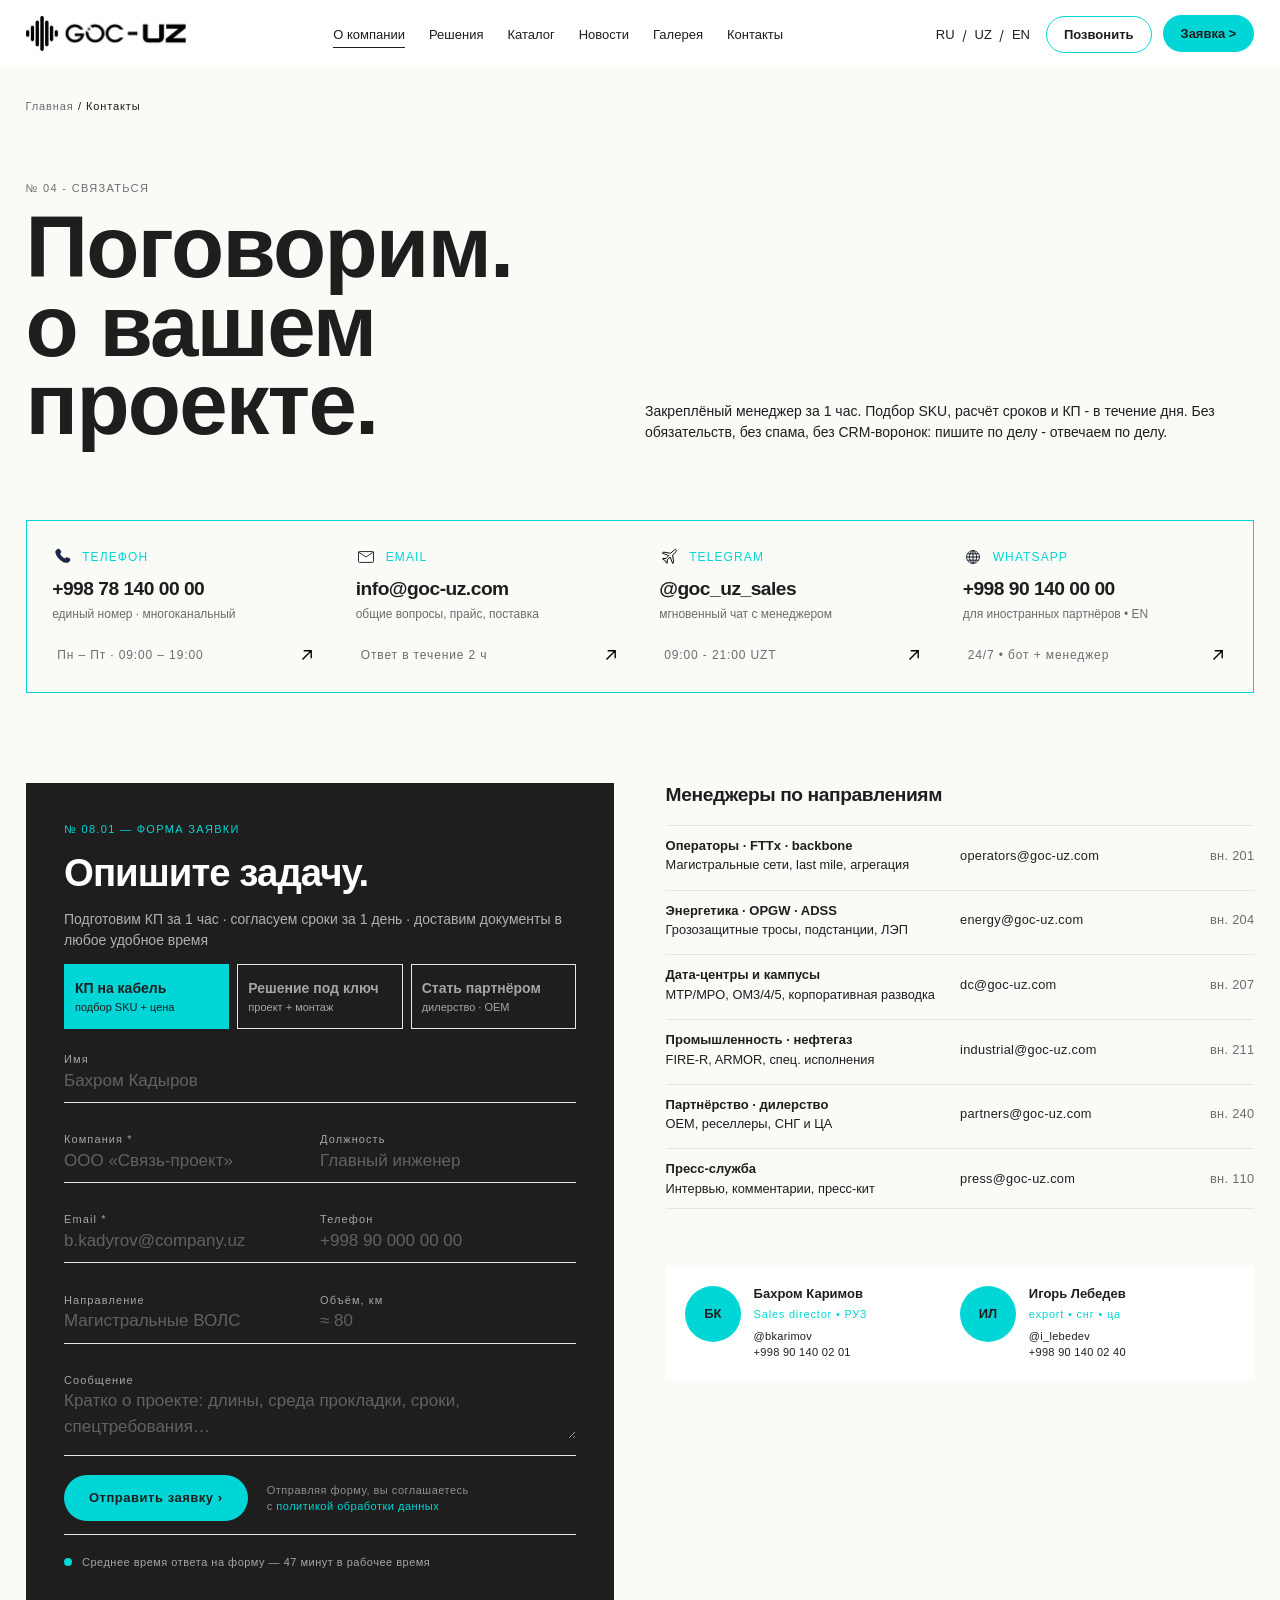
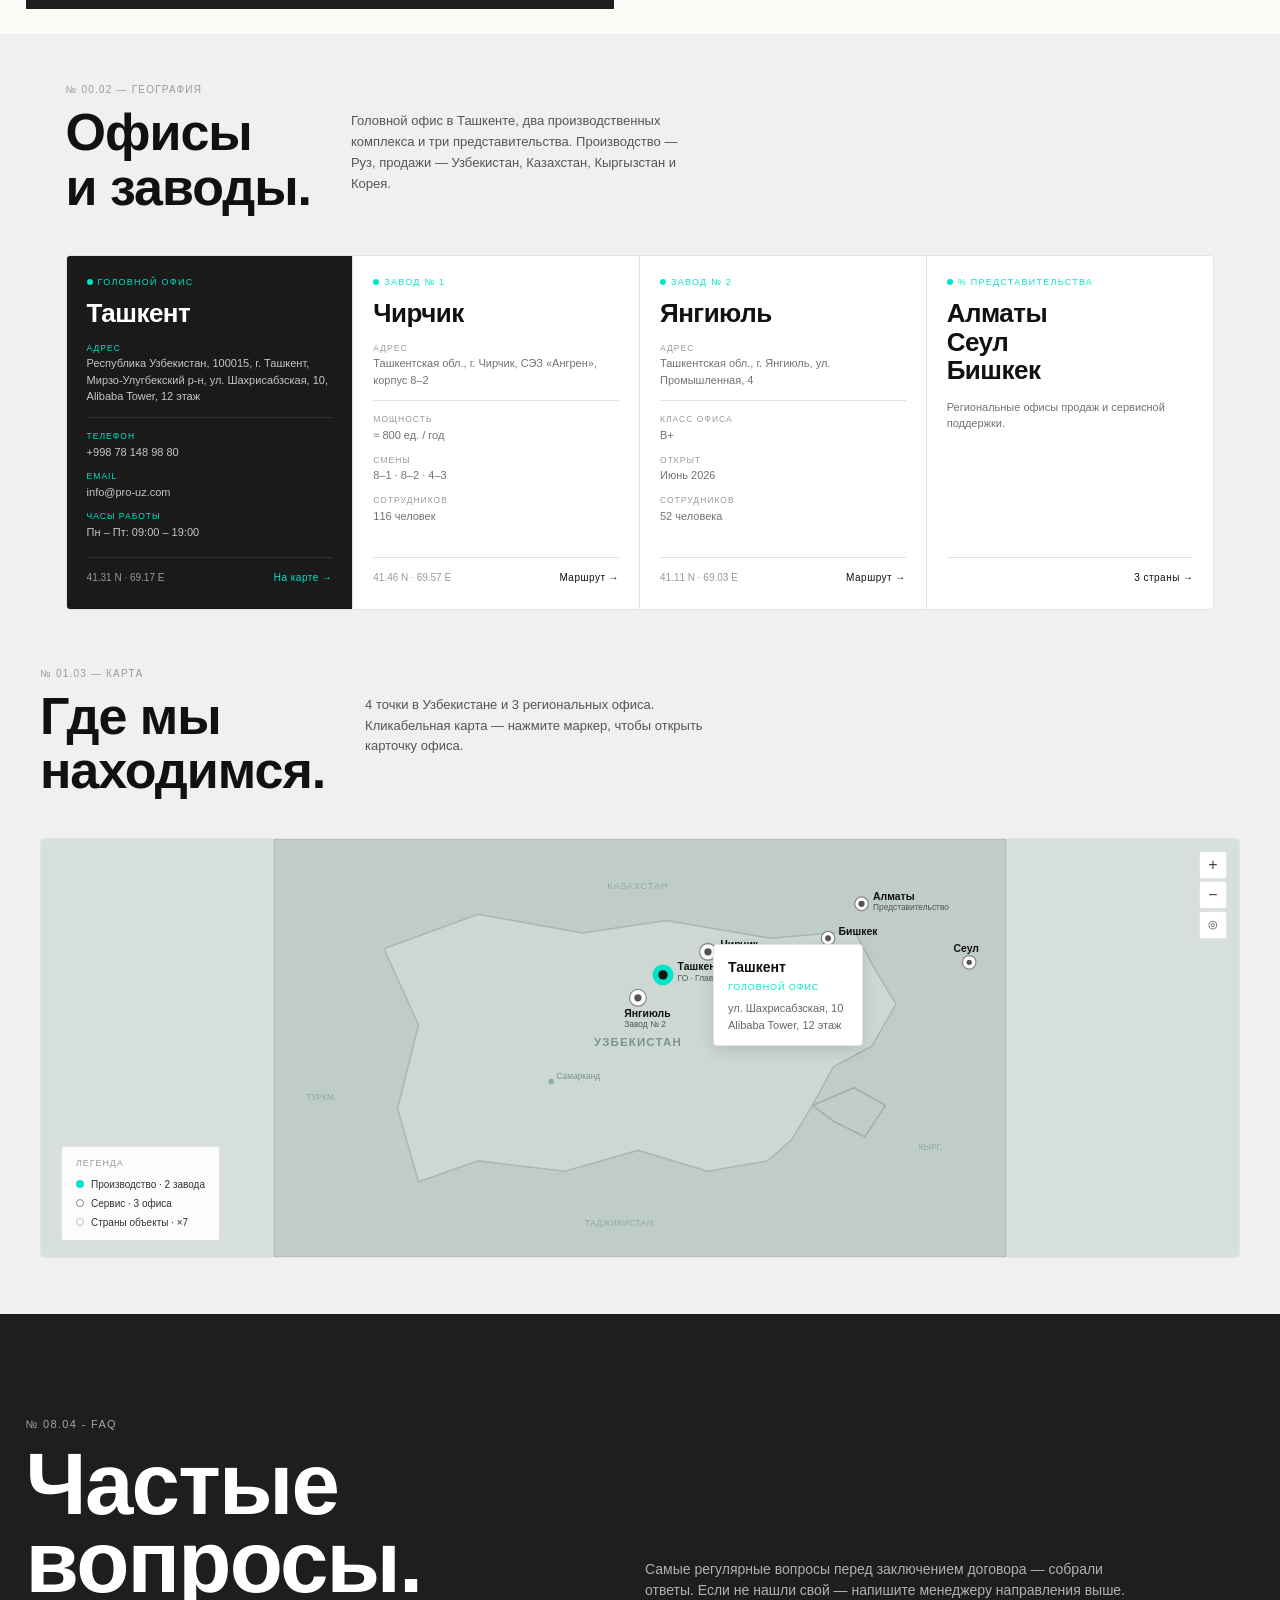
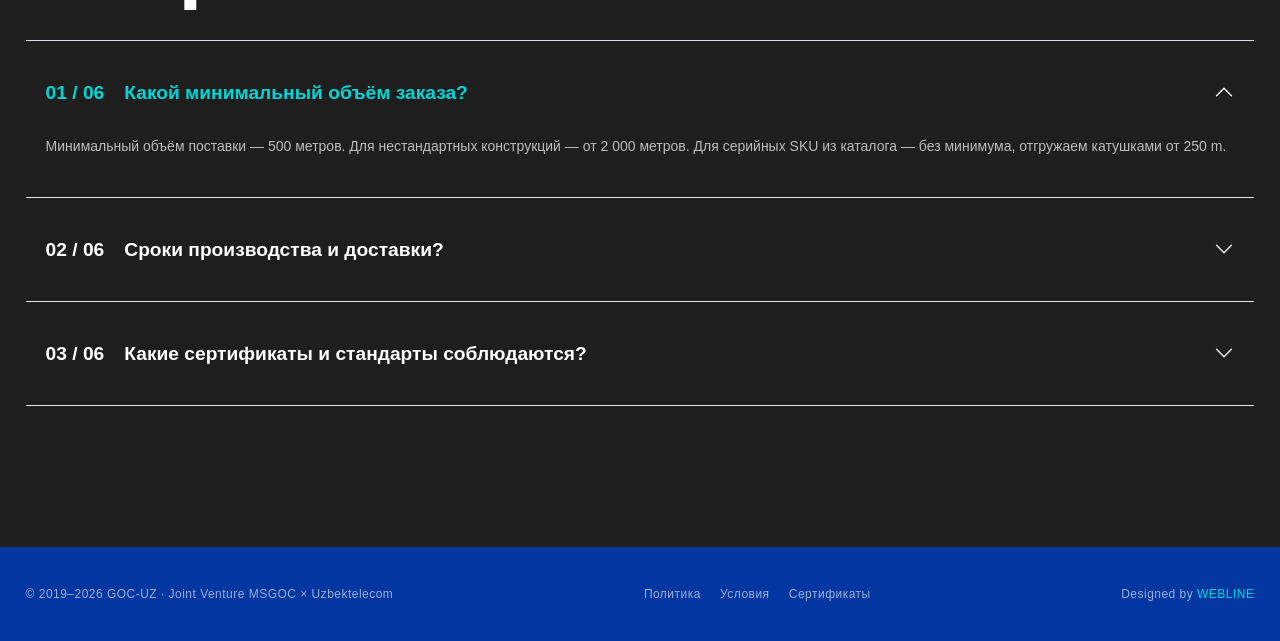
<file: assets/pages/contact.html>
<!doctype html>
<html lang="en">
  <head>
    <meta charset="UTF-8" />
    <meta name="viewport" content="width=device-width, initial-scale=1.0" />
    <title>GOC</title>
    <link rel="stylesheet" href="/assets/css/bootstrap.css" />
    <link rel="stylesheet" href="/assets/css/main.css" />
    <link rel="stylesheet" href="/assets/css/responsive.css" />
  </head>
  <body>
    <!-- HEADER -->
    <header>
      <div class="container">
        <div class="header-wrapper">
          <div class="header-left">
            <div class="logo-wrapper">
              <a href="/index.html">
                <img src="/assets/images/logo.png" alt="logo" />
              </a>
            </div>
          </div>

          <div class="nav-link-wrapper">
            <ul>
              <li><a href="/index.html" class="active">О компании</a></li>
              <li><a href="/assets/pages/solution.html">Решения</a></li>
              <li><a href="/assets/pages/catalog.html">Каталог</a></li>
              <li><a href="/assets/pages/news.html">Новости</a></li>
              <li><a href="/assets/pages/gallery.html">Галерея</a></li>
              <li><a href="/assets/pages/contact.html">Контакты</a></li>
            </ul>
          </div>

          <div class="header-right">
            <div class="language-wrapper">
              <ul>
                <li><a href="#">RU</a></li>
                <li><a href="#">UZ</a></li>
                <li><a href="#">EN</a></li>
              </ul>
            </div>
            <div class="call-wrapper">
              <a href="tel:+998900000000">Позвонить</a>
            </div>
            <div class="request-wrapper">
              <button class="btn btn-main">Заявка ></button>
            </div>
          </div>

          <button class="burger-btn" aria-label="Открыть меню">
            <span></span>
            <span></span>
            <span></span>
          </button>
        </div>
      </div>
    </header>

    <main>
      <!-- contact -->
      <section class="contact-wrapper">
        <div class="container">
          <div class="extra-section ready-made-solutions-section">
            <div class="layout-section">
              <div class="breadcrubs-wrapper">
                <a href="/index.html">Главная</a>
                <span>/ Контакты</span>
              </div>
              <p class="section-enter-header">№ 04 - Связаться</p>
              <div class="section-enter-description">
                <div class="section-enter-left">
                  <h1>
                    Поговорим. <br />
                    о вашем проекте.
                  </h1>
                </div>

                <div class="section-enter-right">
                  <p>
                    Закреплёный менеджер за 1 час. Подбор SKU, расчёт сроков и
                    КП - в течение дня. Без обязательств, без спама, без
                    CRM-воронок: пишите по делу - отвечаем по делу.
                  </p>
                </div>
              </div>
            </div>

            <div class="contact-item-wrapper">
              <div class="item">
                <div class="contact-icon-wrapper">
                  <img src="/assets/images/contact/phone.svg" alt="image" />
                  <p>Телефон</p>
                </div>

                <div class="contact-content-wrapper">
                  <h6>+998 78 140 00 00</h6>
                  <p>единый номер · многоканальный</p>
                </div>

                <div class="contact-btn-wrapper">
                  <p>Пн – Пт · 09:00 – 19:00</p>
                  <a href="tel:+998781400000">
                    <img src="/assets/images/home/arrow-top.svg" alt="icon" />
                  </a>
                </div>
              </div>

              <div class="item">
                <div class="contact-icon-wrapper">
                  <img src="/assets/images/contact/envelope.svg" alt="image" />
                  <p>Email</p>
                </div>

                <div class="contact-content-wrapper">
                  <h6>info@goc-uz.com</h6>
                  <p>общие вопросы, прайс, поставка</p>
                </div>

                <div class="contact-btn-wrapper">
                  <p>Ответ в течение 2 ч</p>
                  <a href="mailto:info@goc-uz.com">
                    <img src="/assets/images/home/arrow-top.svg" alt="icon" />
                  </a>
                </div>
              </div>

              <div class="item">
                <div class="contact-icon-wrapper">
                  <img src="/assets/images/contact/airplane.svg" alt="image" />
                  <p>Telegram</p>
                </div>

                <div class="contact-content-wrapper">
                  <h6>@goc_uz_sales</h6>
                  <p>мгновенный чат с менеджером</p>
                </div>

                <div class="contact-btn-wrapper">
                  <p>09:00 - 21:00 UZT</p>
                  <a href="#">
                    <img src="/assets/images/home/arrow-top.svg" alt="icon" />
                  </a>
                </div>
              </div>

              <div class="item">
                <div class="contact-icon-wrapper">
                  <img src="/assets/images/contact/earth.svg" alt="image" />
                  <p>whatsapp</p>
                </div>

                <div class="contact-content-wrapper">
                  <h6>+998 90 140 00 00</h6>
                  <p>для иностранных партнёров • EN</p>
                </div>

                <div class="contact-btn-wrapper">
                  <p>24/7 • бот + менеджер</p>
                  <a href="#">
                    <img src="/assets/images/home/arrow-top.svg" alt="icon" />
                  </a>
                </div>
              </div>
            </div>
          </div>
        </div>
      </section>

      <!-- contact form -->
      <section class="contact-wrapper">
        <div class="container">
          <div class="extra-section">
            <div class="contact-form-container">
              <div class="contact-form-wrapper-left">
                <div class="form-section">
                  <p class="eyebrow">№ 08.01 — Форма заявки</p>
                  <h1 class="heading">Опишите задачу.</h1>
                  <p class="subheading">
                    Подготовим КП за 1 час · согласуем сроки за 1 день ·
                    доставим документы в любое удобное время
                  </p>

                  <!-- Tabs -->
                  <div class="tabs" role="tablist">
                    <button
                      class="tab active"
                      role="tab"
                      aria-selected="true"
                      onclick="selectTab(this)"
                    >
                      <span class="tab-title">КП на кабель</span>
                      <span class="tab-sub">подбор SKU + цена</span>
                    </button>
                    <button
                      class="tab"
                      role="tab"
                      aria-selected="false"
                      onclick="selectTab(this)"
                    >
                      <span class="tab-title">Решение под ключ</span>
                      <span class="tab-sub">проект + монтаж</span>
                    </button>
                    <button
                      class="tab"
                      role="tab"
                      aria-selected="false"
                      onclick="selectTab(this)"
                    >
                      <span class="tab-title">Стать партнёром</span>
                      <span class="tab-sub">дилерство · OEM</span>
                    </button>
                  </div>

                  <!-- Form -->
                  <form class="form-grid" onsubmit="return false;">
                    <div class="field-row single">
                      <div class="field">
                        <label>Имя</label>
                        <input
                          type="text"
                          placeholder="Бахром Кадыров"
                          autocomplete="name"
                        />
                      </div>
                    </div>

                    <div class="field-row">
                      <div class="field">
                        <label>Компания <span class="req">*</span></label>
                        <input
                          type="text"
                          placeholder="ООО «Связь-проект»"
                          autocomplete="organization"
                        />
                      </div>
                      <div class="field">
                        <label>Должность</label>
                        <input
                          type="text"
                          placeholder="Главный инженер"
                          autocomplete="organization-title"
                        />
                      </div>
                    </div>

                    <div class="field-row">
                      <div class="field">
                        <label>Email <span class="req">*</span></label>
                        <input
                          type="email"
                          placeholder="b.kadyrov@company.uz"
                          autocomplete="email"
                        />
                      </div>
                      <div class="field">
                        <label>Телефон</label>
                        <input
                          type="tel"
                          placeholder="+998 90 000 00 00"
                          autocomplete="tel"
                        />
                      </div>
                    </div>

                    <div class="field-row">
                      <div class="field">
                        <label>Направление</label>
                        <input type="text" placeholder="Магистральные ВОЛС" />
                      </div>
                      <div class="field">
                        <label>Объём, км</label>
                        <input type="text" placeholder="≈ 80" />
                      </div>
                    </div>

                    <div class="field-row single">
                      <div class="field message-field">
                        <label>Сообщение</label>
                        <textarea
                          placeholder="Кратко о проекте: длины, среда прокладки, сроки, спецтребования…"
                        ></textarea>
                      </div>
                    </div>

                    <div class="submit-row">
                      <button class="btn-submit" type="submit">
                        Отправить заявку ›
                      </button>
                      <p class="consent-text">
                        Отправляя форму, вы соглашаетесь<br />
                        с <a href="#">политикой обработки данных</a>
                      </p>
                    </div>
                  </form>

                  <div class="form-footer">
                    <span class="pulse-dot"></span>
                    <span class="footer-note"
                      >Среднее время ответа на форму — 47 минут в рабочее
                      время</span
                    >
                  </div>
                </div>
              </div>

              <div class="contact-form-wrapper-right">
                <h3>Менеджеры по направлениям</h3>
                <div class="item-wrapper">
                  <div class="item">
                    <div class="item-left">
                      <p>Операторы · FTTx · backbone</p>
                      <span>Магистральные сети, last mile, агрегация</span>
                    </div>

                    <div class="item-center">
                      <p>operators@goc-uz.com</p>
                    </div>

                    <div class="item-right">
                      <p>вн. 201</p>
                    </div>
                  </div>

                  <div class="item">
                    <div class="item-left">
                      <p>Энергетика · OPGW · ADSS</p>
                      <span>Грозозащитные тросы, подстанции, ЛЭП</span>
                    </div>

                    <div class="item-center">
                      <p>energy@goc-uz.com</p>
                    </div>

                    <div class="item-right">
                      <p>вн. 204</p>
                    </div>
                  </div>

                  <div class="item">
                    <div class="item-left">
                      <p>Дата-центры и кампусы</p>
                      <span>MTP/MPO, OM3/4/5, корпоративная разводка</span>
                    </div>

                    <div class="item-center">
                      <p>dc@goc-uz.com</p>
                    </div>

                    <div class="item-right">
                      <p>вн. 207</p>
                    </div>
                  </div>

                  <div class="item">
                    <div class="item-left">
                      <p>Промышленность · нефтегаз</p>
                      <span>FIRE-R, ARMOR, спец. исполнения</span>
                    </div>

                    <div class="item-center">
                      <p>industrial@goc-uz.com</p>
                    </div>

                    <div class="item-right">
                      <p>вн. 211</p>
                    </div>
                  </div>

                  <div class="item">
                    <div class="item-left">
                      <p>Партнёрство · дилерство</p>
                      <span>OEM, реселлеры, СНГ и ЦА</span>
                    </div>

                    <div class="item-center">
                      <p>partners@goc-uz.com</p>
                    </div>

                    <div class="item-right">
                      <p>вн. 240</p>
                    </div>
                  </div>

                  <div class="item">
                    <div class="item-left">
                      <p>Пресс-служба</p>
                      <span>Интервью, комментарии, пресс-кит</span>
                    </div>

                    <div class="item-center">
                      <p>press@goc-uz.com</p>
                    </div>

                    <div class="item-right">
                      <p>вн. 110</p>
                    </div>
                  </div>
                </div>

                <div class="contact-user-info-wrapper">
                  <div class="contact-user-info">
                    <div class="user-cicle">
                      <span>БК</span>
                    </div>

                    <div class="user-info">
                      <h6>Бахром Каримов</h6>
                      <span>Sales director • РУЗ</span>
                      <p>@bkarimov</p>
                      <p>+998 90 140 02 01</p>
                    </div>
                  </div>

                  <div class="contact-user-info">
                    <div class="user-cicle">
                      <span>ИЛ</span>
                    </div>

                    <div class="user-info">
                      <h6>Игорь Лебедев</h6>
                      <span>export • снг • ца</span>
                      <p>@i_lebedev</p>
                      <p>+998 90 140 02 40</p>
                    </div>
                  </div>
                </div>
              </div>
            </div>
          </div>
        </div>
      </section>

      <!-- map -->
      <section class="section-offices">
        <div class="container">
          <p class="section-label">№ 00.02 — География</p>
          <div class="section-header">
            <h1 class="section-title">Офисы<br />и заводы.</h1>
            <p class="section-desc">
              Головной офис в Ташкенте, два производственных комплекса и три
              представительства. Производство — Руз, продажи — Узбекистан,
              Казахстан, Кыргызстан и Корея.
            </p>
          </div>

          <div class="offices-grid" id="officesGrid">
            <div class="office-card active" onclick="setActive(0)">
              <span class="card-badge">Головной офис</span>
              <div class="card-city">Ташкент</div>
              <div class="card-details">
                <div>
                  <span class="detail-label">Адрес</span>
                  <span class="detail-value"
                    >Республика Узбекистан, 100015, г. Ташкент,
                    Мирзо-Улугбекский р-н, ул. Шахрисабзская, 10, Alibaba Tower,
                    12 этаж</span
                  >
                </div>
                <div class="card-divider"></div>
                <div>
                  <span class="detail-label">Телефон</span>
                  <span class="detail-value">+998 78 148 98 80</span>
                </div>
                <div>
                  <span class="detail-label">Email</span>
                  <span class="detail-value">info@pro-uz.com</span>
                </div>
                <div>
                  <span class="detail-label">Часы работы</span>
                  <span class="detail-value">Пн – Пт: 09:00 – 19:00</span>
                </div>
              </div>
              <div class="card-footer">
                <span class="card-coords">41.31 N · 69.17 E</span>
                <a class="card-link" href="#">На карте</a>
              </div>
            </div>

            <div class="office-card" onclick="setActive(1)">
              <span class="card-badge">Завод № 1</span>
              <div class="card-city">Чирчик</div>
              <div class="card-details">
                <div>
                  <span class="detail-label">Адрес</span>
                  <span class="detail-value"
                    >Ташкентская обл., г. Чирчик, СЭЗ «Ангрен», корпус 8–2</span
                  >
                </div>
                <div class="card-divider"></div>
                <div>
                  <span class="detail-label">Мощность</span>
                  <span class="detail-value">≈ 800 ед. / год</span>
                </div>
                <div>
                  <span class="detail-label">Смены</span>
                  <span class="detail-value">8–1 · 8–2 · 4–3</span>
                </div>
                <div>
                  <span class="detail-label">Сотрудников</span>
                  <span class="detail-value">116 человек</span>
                </div>
              </div>
              <div class="card-footer">
                <span class="card-coords">41.46 N · 69.57 E</span>
                <a class="card-link" href="#">Маршрут</a>
              </div>
            </div>

            <div class="office-card" onclick="setActive(2)">
              <span class="card-badge">Завод № 2</span>
              <div class="card-city">Янгиюль</div>
              <div class="card-details">
                <div>
                  <span class="detail-label">Адрес</span>
                  <span class="detail-value"
                    >Ташкентская обл., г. Янгиюль, ул. Промышленная, 4</span
                  >
                </div>
                <div class="card-divider"></div>
                <div>
                  <span class="detail-label">Класс офиса</span>
                  <span class="detail-value">B+</span>
                </div>
                <div>
                  <span class="detail-label">Открыт</span>
                  <span class="detail-value">Июнь 2026</span>
                </div>
                <div>
                  <span class="detail-label">Сотрудников</span>
                  <span class="detail-value">52 человека</span>
                </div>
              </div>
              <div class="card-footer">
                <span class="card-coords">41.11 N · 69.03 E</span>
                <a class="card-link" href="#">Маршрут</a>
              </div>
            </div>

            <div class="office-card" onclick="setActive(3)">
              <span class="card-badge">% Представительства</span>
              <div class="card-city multi">
                <span>Алматы</span>
                <span>Сеул</span>
                <span>Бишкек</span>
              </div>
              <div class="card-details">
                <div>
                  <span class="detail-value"
                    >Региональные офисы продаж и сервисной поддержки.</span
                  >
                </div>
              </div>
              <div class="card-footer">
                <span class="card-coords"></span>
                <a class="card-link" href="#">3 страны</a>
              </div>
            </div>
          </div>
        </div>
      </section>

      <section class="section-map">
        <p class="section-label">№ 01.03 — Карта</p>
        <div class="map-header">
          <h2 class="map-title">Где мы<br />находимся.</h2>
          <p class="map-desc">
            4 точки в Узбекистане и 3 региональных офиса. Кликабельная карта —
            нажмите маркер, чтобы открыть карточку офиса.
          </p>
        </div>

        <div class="map-wrap" id="mapWrap">
          <svg
            id="map-svg"
            viewBox="0 0 700 400"
            preserveAspectRatio="xMidYMid meet"
            xmlns="http://www.w3.org/2000/svg"
          >
            <!-- Neighbors -->
            <rect
              class="neighbor-fill"
              x="0"
              y="0"
              width="700"
              height="400"
              rx="0"
            />
            <!-- Uzbekistan -->
            <path
              class="uz-border"
              d="
        M105,105 L195,72 L295,90 L375,78 L475,95 L555,88 L575,125
        L595,158 L572,198 L535,218 L515,255 L495,288
        L472,308 L415,318 L348,298 L278,318 L195,308
        L138,328 L118,258 L138,178 Z
      "
            />
            <!-- Ferghana pocket -->
            <path
              class="uz-border"
              style="fill: #c0ccc7; stroke: #a0afaa"
              d="M515,255 L555,238 L585,255 L565,285 L535,270 Z"
            />

            <!-- Country labels -->
            <text
              x="348"
              y="198"
              text-anchor="middle"
              font-size="11"
              font-family="Arial"
              fill="#7a9490"
              font-weight="700"
              letter-spacing="0.1em"
            >
              УЗБЕКИСТАН
            </text>
            <text
              x="348"
              y="48"
              text-anchor="middle"
              font-size="9"
              font-family="Arial"
              fill="#8aaba5"
              letter-spacing="0.08em"
            >
              КАЗАХСТАН
            </text>
            <text
              x="628"
              y="298"
              text-anchor="middle"
              font-size="8"
              font-family="Arial"
              fill="#8aaba5"
            >
              КЫРГ.
            </text>
            <text
              x="45"
              y="250"
              text-anchor="middle"
              font-size="8"
              font-family="Arial"
              fill="#8aaba5"
            >
              ТУРКМ.
            </text>
            <text
              x="330"
              y="370"
              text-anchor="middle"
              font-size="8"
              font-family="Arial"
              fill="#8aaba5"
              letter-spacing="0.06em"
            >
              ТАДЖИКИСТАН
            </text>

            <!-- Secondary cities -->
            <circle cx="265" cy="232" r="2.5" fill="#8aaba5" />
            <text
              x="270"
              y="230"
              font-size="8"
              font-family="Arial"
              fill="#7a9490"
            >
              Самарканд
            </text>
            <circle cx="488" cy="148" r="2.5" fill="#8aaba5" />
            <text
              x="494"
              y="146"
              font-size="8"
              font-family="Arial"
              fill="#7a9490"
            >
              Наманган
            </text>

            <!-- ── PINS ── (managed by JS) -->

            <!-- 0: Tashkent HQ -->
            <g class="map-pin" id="pin-0" onclick="setActive(0)">
              <circle
                class="pin-bg"
                cx="372"
                cy="130"
                r="20"
                fill="var(--accent)"
                opacity="0.15"
              />
              <circle
                class="pin-outer"
                cx="372"
                cy="130"
                r="10"
                fill="var(--accent)"
                stroke="none"
              />
              <circle cx="372" cy="130" r="4.5" fill="#111" />
              <text class="pin-label" x="386" y="125">Ташкент</text>
              <text class="pin-sublabel" x="386" y="136">
                ГО · Главный офис
              </text>
            </g>

            <!-- 1: Chirchik -->
            <g class="map-pin" id="pin-1" onclick="setActive(1)">
              <circle
                class="pin-bg"
                cx="415"
                cy="108"
                r="16"
                fill="var(--accent)"
                opacity="0.1"
              />
              <circle
                class="pin-outer"
                cx="415"
                cy="108"
                r="8"
                fill="var(--white)"
                stroke="#888"
                stroke-width="1.2"
              />
              <circle cx="415" cy="108" r="3.5" fill="#555" />
              <text class="pin-label" x="427" y="104">Чирчик</text>
              <text class="pin-sublabel" x="427" y="114">Завод № 1</text>
            </g>

            <!-- 2: Yangiyul -->
            <g class="map-pin" id="pin-2" onclick="setActive(2)">
              <circle
                class="pin-bg"
                cx="348"
                cy="152"
                r="16"
                fill="var(--accent)"
                opacity="0.1"
              />
              <circle
                class="pin-outer"
                cx="348"
                cy="152"
                r="8"
                fill="var(--white)"
                stroke="#888"
                stroke-width="1.2"
              />
              <circle cx="348" cy="152" r="3.5" fill="#555" />
              <text class="pin-label" x="335" y="170">Янгиюль</text>
              <text class="pin-sublabel" x="335" y="180">Завод № 2</text>
            </g>

            <!-- 3a: Almaty -->
            <g class="map-pin" id="pin-3a" onclick="setActive(3)">
              <circle
                class="pin-bg"
                cx="562"
                cy="62"
                r="14"
                fill="var(--accent)"
                opacity="0.1"
              />
              <circle
                class="pin-outer"
                cx="562"
                cy="62"
                r="7"
                fill="var(--white)"
                stroke="#888"
                stroke-width="1.2"
              />
              <circle cx="562" cy="62" r="3" fill="#555" />
              <text class="pin-label" x="573" y="58">Алматы</text>
              <text class="pin-sublabel" x="573" y="68">Представительство</text>
            </g>

            <!-- 3b: Bishkek -->
            <g class="map-pin" id="pin-3b" onclick="setActive(3)">
              <circle
                class="pin-bg"
                cx="530"
                cy="95"
                r="13"
                fill="var(--accent)"
                opacity="0.1"
              />
              <circle
                class="pin-outer"
                cx="530"
                cy="95"
                r="6.5"
                fill="var(--white)"
                stroke="#888"
                stroke-width="1.2"
              />
              <circle cx="530" cy="95" r="2.8" fill="#555" />
              <text class="pin-label" x="540" y="92">Бишкек</text>
            </g>

            <!-- 3c: Seoul (edge indicator) -->
            <g class="map-pin" id="pin-3c" onclick="setActive(3)">
              <circle
                class="pin-outer"
                cx="665"
                cy="118"
                r="6"
                fill="var(--white)"
                stroke="#888"
                stroke-width="1.2"
              />
              <circle cx="665" cy="118" r="2.5" fill="#555" />
              <text class="pin-label" x="650" y="108">Сеул</text>
            </g>
          </svg>

          <div class="map-popup hidden" id="mapPopup">
            <div class="popup-name" id="popupName"></div>
            <div class="popup-type" id="popupType"></div>
            <div class="popup-addr" id="popupAddr"></div>
          </div>

          <div class="map-legend">
            <div class="legend-title">Легенда</div>
            <div class="legend-item">
              <span class="legend-dot" style="background: var(--accent)"></span>
              Производство · 2 завода
            </div>
            <div class="legend-item">
              <span
                class="legend-dot"
                style="background: #fff; border: 1.5px solid #888"
              ></span>
              Сервис · 3 офиса
            </div>
            <div class="legend-item">
              <span
                class="legend-dot"
                style="background: #fff; border: 1.5px solid #bbb"
              ></span>
              Страны объекты · ×7
            </div>
          </div>

          <div class="map-controls">
            <div class="map-btn">+</div>
            <div class="map-btn">−</div>
            <div class="map-btn" style="font-size: 11px">◎</div>
          </div>
        </div>
      </section>

      <section class="contact-accordion-wrapper">
        <div class="container">
          <div class="extra-section ready-made-solutions-section">
            <div class="layout-section">
              <p class="section-enter-header">№ 08.04 - FAQ</p>
              <div class="section-enter-description">
                <div class="section-enter-left">
                  <h1>
                    Частые <br />
                    вопросы.
                  </h1>
                </div>

                <div class="section-enter-right">
                  <p>
                    Самые регулярные вопросы перед заключением договора —
                    собрали ответы. Если не нашли свой — напишите менеджеру
                    направления выше.
                  </p>
                </div>
              </div>
            </div>

            <div class="accordion-wrapper">
              <div class="accordion" id="accordionExample">
                <div class="accordion-item">
                  <h2 class="accordion-header" id="headingOne">
                    <button
                      class="accordion-button"
                      type="button"
                      data-bs-toggle="collapse"
                      data-bs-target="#collapseOne"
                      aria-expanded="true"
                      aria-controls="collapseOne"
                    >
                      <span>01 / 06</span>
                      Какой минимальный объём заказа?
                    </button>
                  </h2>
                  <div
                    id="collapseOne"
                    class="accordion-collapse collapse show"
                    aria-labelledby="headingOne"
                    data-bs-parent="#accordionExample"
                  >
                    <div class="accordion-body">
                      Минимальный объём поставки — 500 метров. Для нестандартных
                      конструкций — от 2 000 метров. Для серийных SKU из
                      каталога — без минимума, отгружаем катушками от 250 m.
                    </div>
                  </div>
                </div>

                <div class="accordion-item">
                  <h2 class="accordion-header" id="headingTwo">
                    <button
                      class="accordion-button collapsed"
                      type="button"
                      data-bs-toggle="collapse"
                      data-bs-target="#collapseTwo"
                      aria-expanded="false"
                      aria-controls="collapseTwo"
                    >
                      <span>02 / 06</span>
                      Сроки производства и доставки?
                    </button>
                  </h2>
                  <div
                    id="collapseTwo"
                    class="accordion-collapse collapse"
                    aria-labelledby="headingTwo"
                    data-bs-parent="#accordionExample"
                  >
                    <div class="accordion-body">
                      Минимальный объём поставки — 500 метров. Для нестандартных
                      конструкций — от 2 000 метров. Для серийных SKU из
                      каталога — без минимума, отгружаем катушками от 250 m.
                    </div>
                  </div>
                </div>

                <div class="accordion-item">
                  <h2 class="accordion-header" id="headingThree">
                    <button
                      class="accordion-button collapsed"
                      type="button"
                      data-bs-toggle="collapse"
                      data-bs-target="#collapseThree"
                      aria-expanded="false"
                      aria-controls="collapseThree"
                    >
                      <span>03 / 06</span>
                      Какие сертификаты и стандарты соблюдаются?
                    </button>
                  </h2>
                  <div
                    id="collapseThree"
                    class="accordion-collapse collapse"
                    aria-labelledby="headingThree"
                    data-bs-parent="#accordionExample"
                  >
                    <div class="accordion-body">
                      Минимальный объём поставки — 500 метров. Для нестандартных
                      конструкций — от 2 000 метров. Для серийных SKU из
                      каталога — без минимума, отгружаем катушками от 250 m.
                    </div>
                  </div>
                </div>
              </div>
            </div>
          </div>
        </div>
      </section>
    </main>

    <footer>
      <section class="copyright-container">
        <div class="container">
          <div class="copyright-wrapper">
            <div class="copyright">
              <p>© 2019–2026 GOC-UZ · Joint Venture MSGOC × Uzbektelecom</p>
            </div>

            <div class="useful-links">
              <a href="#">Политика</a>
              <a href="#">Условия</a>
              <a href="#">Сертификаты</a>
            </div>

            <div class="developed-by">
              <p>Designed by <a href="https://webline.uz/">WEBLINE</a></p>
            </div>
          </div>
        </div>
      </section>
    </footer>
    <script src="/assets/js/bootstrap.js"></script>
    <script src="/assets/js/main.js"></script>
  </body>
</html>
</file>
<file: assets/css/main.css>
/* FONTS */
@font-face {
  font-family: "Inter";
  src: url("/assets/fonts/Inter-Regular.ttf");
  font-weight: 400;
}
@font-face {
  font-family: "Inter";
  src: url("/assets/fonts/Inter-Medium.ttf");
  font-weight: 500;
}
@font-face {
  font-family: "Inter";
  src: url("/assets/fonts/Inter-Bold.ttf");
  font-weight: 700;
}
@font-face {
  font-family: "Inter";
  src: url("/assets/fonts/Inter-ExtraBold.ttf");
  font-weight: 800;
}

/* VARIABLES */
:root {
  --black-color: #1e1e1e;
  --white-color: #ffffff;
  --grey-color: #6c6c6c;
  --milk-color: #e6e5e0;
  --aqua-color: #00d6d6;
  --body-color: #fafaf7;
  --blue-color: #0050f0;
  --green-color: #00d6d6;
}

/* RESET */
*,
*::after,
*::before {
  box-sizing: border-box;
}
* {
  padding: 0;
  margin: 0;
}
img {
  width: 100%;
}
a {
  text-decoration: none;
}
ul {
  margin: 0;
  padding: 0;
}
li {
  list-style: none;
}
button {
  cursor: pointer;
}
p {
  margin: 0;
}
::placeholder {
  color: unset;
}
html {
  scroll-behavior: smooth;
}

body {
  font-family: "Inter", sans-serif;
  /* background-color: var(--body-color); */
}

.container {
  width: 100%;
  max-width: 1920px;
  margin: 0 auto;
  padding: 0 clamp(16px, 2vw, 32px);
}

/* HEADER */
header {
  background-color: var(--white-color);
}
.header-wrapper {
  display: flex;
  justify-content: space-between;
  align-items: center;
  padding: 15px 0;
}
.header-wrapper .header-left {
  display: flex;
  align-items: center;
  gap: 32px;
}
.header-wrapper .header-left .logo-wrapper img {
  width: 100%;
  max-width: 160px;
}
.header-wrapper .nav-link-wrapper ul {
  display: flex;
  align-items: center;
  gap: 24px;
}
.header-wrapper .nav-link-wrapper ul li a {
  font-size: clamp(13px, 1vw, 16px);
  font-weight: 400;
  line-height: 20px;
  color: var(--black-color);
}
.header-wrapper .nav-link-wrapper ul li a.active {
  padding-bottom: 5px;
  border-bottom: 1px solid var(--black-color);
}
.header-wrapper .header-right {
  display: flex;
  align-items: center;
  gap: 11px;
}
.header-wrapper .header-right .language-wrapper ul {
  display: flex;
  align-items: center;
  gap: 10px;
}
.header-wrapper .header-right .language-wrapper ul li {
  position: relative;
  padding: 0 5px;
}
.header-wrapper .header-right .language-wrapper ul li:not(:last-child)::after {
  content: "";
  position: absolute;
  right: -5px;
  top: 35%;
  height: 50%;
  width: 1px;
  background-color: var(--black-color);
  transform: skew(-15deg);
}
.header-wrapper .header-right .language-wrapper ul li a {
  font-size: 13px;
  font-weight: 400;
  line-height: 100%;
  color: var(--black-color);
}
.header-wrapper .header-right .call-wrapper a {
  font-size: 13px;
  font-weight: 700;
  line-height: 100%;
  color: var(--black-color);
  border: 1px solid var(--aqua-color);
  border-radius: 100px;
  padding: 10px 17px;
  transition: 0.3s;
}
.header-wrapper .header-right .call-wrapper a:hover {
  background-color: var(--aqua-color);
  color: var(--black-color);
}
.header-wrapper .header-right .request-wrapper .btn-main {
  font-size: 13px;
  font-weight: 700;
  line-height: 100%;
  color: var(--black-color);
  background-color: var(--aqua-color);
  border-radius: 100px;
  padding: 11px 17px;
}
.header-wrapper .header-right .request-wrapper .btn-main:hover {
  background-color: var(--white-color);
  border-color: var(--aqua-color);
  color: var(--aqua-color);
}
.header-wrapper .burger-btn {
  display: none;
  flex-direction: column;
  justify-content: space-between;
  width: 25px;
  height: 18px;
  background: transparent;
  border: none;
  cursor: pointer;
  padding: 0;
  z-index: 1001;
}
.header-wrapper .burger-btn span {
  display: block;
  width: 100%;
  height: 2px;
  background-color: var(--black-color);
  transition:
    transform 0.3s ease,
    opacity 0.3s ease;
}
.header-wrapper .burger-btn.active span:nth-child(1) {
  transform: translateY(8px) rotate(45deg);
}
.header-wrapper .burger-btn.active span:nth-child(2) {
  opacity: 0;
}
.header-wrapper .burger-btn.active span:nth-child(3) {
  transform: translateY(-8px) rotate(-45deg);
}

/* SLIDER */
.slider {
  position: relative;
  width: 100%;
  /* height: calc(100vh - 76px); */
  min-height: 600px;
  display: flex;
  flex-direction: column;
}

.slider .slide {
  position: absolute;
  inset: 0;
  opacity: 0;
  transition: opacity 0.9s cubic-bezier(0.4, 0, 0.2, 1);
  pointer-events: none;
  display: flex;
  flex-direction: column;
  padding: clamp(60px, 8vw, 150px) 0;
}
.slider .slide.active {
  opacity: 1;
  pointer-events: all;
  position: relative;
  flex: 1;
}

/* Video — без GPU-хаков, которые размывают картинку */
.slide__video-wrap {
  position: absolute;
  inset: 0;
  z-index: 0;
  overflow: hidden;
}
.slide__video-wrap video {
  width: 100%;
  height: 100%;
  object-fit: cover;
}

/* Content */
.slide__content {
  position: relative;
  z-index: 2;
  flex: 1;
  display: flex;
  flex-direction: column;
  gap: clamp(12px, 3vw, 57px);
  /* отступ под nav, который висит абсолютно сверху */
  padding-top: clamp(40px, 6vw, 100px);
}

/* Nav — один элемент поверх всех слайдов */
.slider .slider-nav {
  position: absolute;
  top: clamp(60px, 8vw, 150px);
  /* left: clamp(16px, 2vw, 32px); */
  z-index: 10;
  display: flex;
  align-items: center;
  gap: 16px;
}
.slider .nav-arrow {
  width: clamp(25px, 2.5vw, 40px);
  height: clamp(25px, 2.5vw, 40px);
  border: 3px solid var(--milk-color);
  border-radius: 50%;
  display: flex;
  align-items: center;
  justify-content: center;
  background: transparent;
  transition:
    border-color 0.2s,
    background 0.2s;
  flex-shrink: 0;
}
.slider .nav-arrow:hover {
  border-color: var(--aqua-color);
}
.slider .nav-arrow img {
  width: clamp(20px, 1.5vw, 30px);
  height: clamp(20px, 1.5vw, 30px);
  filter: brightness(0) invert(1);
}
.slider .nav-dots {
  display: flex;
  gap: 8px;
  align-items: center;
}
.slider .nav-dot {
  width: 12px;
  height: 12px;
  border-radius: 50px;
  background: var(--milk-color);
  border: none;
  cursor: pointer;
  transition:
    width 0.35s ease,
    background 0.35s ease;
}
.slider .nav-dot.active {
  width: 60px;
  background: var(--aqua-color);
}

/* Headline */
.slider .slide .headline h1 {
  font-size: clamp(34px, 8.9vw, 136px);
  font-weight: 800;
  line-height: 0.85;
  letter-spacing: -0.4px;
  color: var(--white-color);
  max-width: 1100px;
}
.slider .slide .headline h1 span {
  font-weight: 400;
}

/* Description */
.slider .slide .description {
  display: flex;
  flex-direction: column;
  gap: clamp(16px, 1.2vw, 21px);
  max-width: 576px;
}
.slider .slide .description .eyebrow {
  font-size: 12px;
  font-weight: 400;
  letter-spacing: 1.32px;
  text-transform: uppercase;
  color: var(--milk-color);
}
.slider .slide .description .body-text {
  font-size: 16px;
  font-weight: 400;
  line-height: 1.45;
  color: var(--white-color);
}

/* Buttons */
.slider .slide .cta-row {
  display: flex;
  gap: 10px;
  flex-wrap: wrap;
  align-items: center;
}
.slider .slide .btn {
  height: 44px;
  border-radius: 100px;
  display: inline-flex;
  align-items: center;
  justify-content: center;
  gap: 8px;
  font-weight: 700;
  font-size: 13px;
  letter-spacing: 0.04em;
  text-transform: uppercase;
  text-decoration: none;
  cursor: pointer;
  white-space: nowrap;
  padding: 0 22px;
  transition: all 0.2s;
}
.slider .slide .btn--primary {
  background: var(--aqua-color);
  border: 1.5px solid var(--aqua-color);
  color: var(--black-color);
  padding-right: 18px;
}
.slider .slide .btn--primary:hover {
  background-color: var(--white-color);
  border-color: var(--white-color);
}
.slider .slide .btn--primary .btn-arrow {
  width: 12px;
  height: 12px;
  border-right: 1.5px solid var(--black-color);
  border-top: 1.5px solid var(--black-color);
  transform: rotate(45deg);
  flex-shrink: 0;
}
.slider .slide .btn--outline {
  background: transparent;
  border: 1.5px solid var(--white-color);
  color: var(--white-color);
}
.slider .slide .btn--outline:hover {
  color: var(--aqua-color);
  border-color: var(--aqua-color);
}

/* Stats bar */
.slider .slide .stats-bar {
  position: relative;
  z-index: 2;
  border-top: 1px solid var(--milk-color);
  display: grid;
  grid-template-columns: repeat(4, 1fr);
  margin-top: clamp(32px, 5vw, 70px);
}
.slider .slide .stat {
  display: flex;
  flex-direction: column;
  gap: 12px;
  padding: clamp(14px, 1.7vw, 28px) 24px clamp(16px, 2vw, 32px) 0;
}
.slider .slide .stat + .stat {
  padding-left: 24px;
}
.slider .slide .stat:last-child {
  padding-right: 0;
}
.slider .slide .stat__label {
  font-size: 11px;
  font-weight: 400;
  letter-spacing: 0.12em;
  text-transform: uppercase;
  color: var(--white-color);
}
.slider .slide .stat__value {
  font-weight: 800;
  font-size: clamp(28px, 2.8vw, 42px);
  letter-spacing: -0.02em;
  color: var(--white-color);
  line-height: 1;
}
.slider .slide .stat__unit {
  font-size: 11px;
  font-weight: 400;
  letter-spacing: 0.1em;
  text-transform: uppercase;
  color: var(--white-color);
}

/* ABOUT SECTION */
.about-wrapper {
  display: flex;
  padding: 32px 88px;
}
.about-wrapper .about-left {
  position: relative;
  width: 45%;
  background-color: var(--white-color);
}
.about-wrapper .about-left p {
  position: absolute;
  top: 20px;
  left: 20px;
  font-size: 12px;
  font-weight: 400;
  line-height: 16.5px;
  color: var(--white-color);
  background-color: var(--black-color);
  padding: 9px 12px;
  z-index: 1;
}
.about-wrapper .about-left img {
  width: 100%;
  position: absolute;
  bottom: 0;
  left: 0;
}
.about-wrapper .about-right {
  display: flex;
  flex-direction: column;
  justify-content: space-between;
  gap: 20px;
  width: 55%;
  padding-left: 100px;
}
.about-wrapper .about-right .about-right-top {
  display: flex;
  flex-direction: column;
  gap: 15px;
}
.about-wrapper .about-right .about-right-top span {
  font-size: 11px;
  font-weight: 400;
  line-height: 16.5px;
  color: var(--grey-color);
  text-transform: uppercase;
}
.about-wrapper .about-right .about-right-top h1 {
  font-size: clamp(32px, 4vw, 56px);
  font-weight: 700;
  line-height: 90%;
  margin: 0;
  color: var(--black-color);
  max-width: 500px;
}
.about-wrapper .about-right .about-right-top p {
  font-size: clamp(12px, 1vw, 16px);
  font-weight: 400;
  line-height: 120%;
  color: var(--black-color);
}
.about-wrapper .about-right .about-right-top a {
  font-size: clamp(12px, 1vw, 16px);
  font-weight: 400;
  color: var(--aqua-color);
}
.about-wrapper .about-right .about-right-center .about-sertificate-wrapper {
  display: grid;
  grid-template-columns: repeat(4, 1fr);
}
.about-wrapper .about-right .about-right-center .about-sertificate-wrapper img {
  width: 100%;
}
.about-wrapper .about-right .about-right-center p {
  font-size: clamp(12px, 1vw, 16px);
  font-weight: 700;
  color: var(--grey-color);
  margin-top: 10px;
}
.about-wrapper .about-right .about-right-bottom .factory-wrapper {
  display: flex;
  align-items: center;
}
.about-wrapper .about-right .about-right-bottom .factory-wrapper .factory-item {
  border: 1px solid var(--milk-color);
  padding: 24px 28px;
  border-bottom: none;
  width: 100%;
}
.about-wrapper
  .about-right
  .about-right-bottom
  .factory-wrapper
  .factory-item:first-child {
  border-left: none;
  padding-left: 0;
}
.about-wrapper
  .about-right
  .about-right-bottom
  .factory-wrapper
  .factory-item:last-child {
  border-right: none;
  padding-right: 0;
}
.about-wrapper
  .about-right
  .about-right-bottom
  .factory-wrapper
  .factory-item
  span {
  font-size: 11px;
  font-weight: 400;
  text-transform: uppercase;
  color: var(--grey-color);
}

.about-wrapper
  .about-right
  .about-right-bottom
  .factory-wrapper
  .factory-item
  h6 {
  font-size: clamp(20px, 2vw, 32px);
  font-weight: 800;
  color: var(--black-color);
  margin-bottom: 0;
}

.about-wrapper
  .about-right
  .about-right-bottom
  .factory-wrapper
  .factory-item
  h6
  span {
  font-size: clamp(14px, 1vw, 17px);
  font-weight: 700;
  color: var(--grey-color);
  text-transform: uppercase;
}

.about-wrapper
  .about-right
  .about-right-bottom
  .factory-wrapper
  .factory-item
  p {
  font-size: 13px;
  font-weight: 400;
  color: var(--grey-color);
}

/* application section start */
.application-wrapper {
  display: flex;
  flex-direction: column;
  gap: clamp(20px, 4vw, 55px);
  padding: 32px 88px;
}
.layout-section {
  display: flex;
  flex-direction: column;
  gap: 12px;
}
.layout-section .section-enter-header {
  font-size: 11px;
  font-weight: 400;
  text-transform: uppercase;
  letter-spacing: 1.32px;
  color: var(--grey-color);
}
.layout-section .section-enter-description {
  display: grid;
  grid-template-columns: repeat(2, 1fr);
  justify-content: center;
  align-items: center;
  gap: 10px;
}
.layout-section .section-enter-description .section-enter-left h1 {
  font-size: clamp(32px, 7vw, 87px);
  font-weight: 700;
  line-height: 0.9;
  letter-spacing: -1.76px;
  color: var(--black-color);
  margin-bottom: 0;
  width: 100%;
  max-width: 730px;
}
.layout-section .section-enter-description .section-enter-right p {
  font-size: clamp(14px, 1vw, 16px);
  font-weight: 400;
  letter-spacing: 0%;
  color: var(--black-color);
  width: 100%;
  max-width: 320px;
}
.application-left-wrapper {
  display: grid;
  grid-template-columns: repeat(6, 1fr);
  margin-bottom: 20px;
}
.application-left-wrapper .items {
  display: flex;
  flex-direction: column;
  justify-content: space-between;
  gap: clamp(60px, 8vw, 120px);
  padding: 24px 28px;
  border-right: 1px solid var(--aqua-color);
}
.application-left-wrapper .items:last-child {
  border-right: none;
}
.application-left-wrapper .items .item-header a {
  display: flex;
  justify-content: space-between;
  align-items: center;
  font-size: 11px;
  font-weight: 400;
  color: var(--aqua-color);
}
.application-left-wrapper .items .item-header img {
  width: 10px;
  height: 10px;
}
.application-left-wrapper .items .item-body {
  display: flex;
  flex-direction: column;
  gap: clamp(10px, 1vw, 16px);
}
.application-left-wrapper .items .item-body h2 {
  font-size: clamp(18px, 1.5vw, 22px);
  font-weight: 700;
  line-height: 1.5;
  letter-spacing: -0.22px;
  margin-bottom: 0;
  color: var(--black-color);
}
/* application section end */

/* solutions section start */
.solutions {
  display: grid;
  grid-template-columns: repeat(5, 1fr);
  grid-column-gap: 0px;
  grid-row-gap: 0px;
}

.cell {
  position: relative;
  overflow: hidden;
  padding: clamp(16px, 2vw, 32px);
  min-height: 460px;
  display: flex;
  flex-direction: column;
  justify-content: flex-end;
}

.cell--light {
  background: var(--white-color);
}

.cell--dark {
  background: var(--black-color);
}

.cell__label {
  position: absolute;
  top: 24px;
  left: 40px;
  font-size: 11px;
  letter-spacing: 0.08em;
  color: var(--grey-color);
  text-transform: uppercase;
}
.cell--dark .cell__label {
  color: var(--grey-color);
}

/* ── arrow button ─────────────────────────────── */
.cell__arrow {
  position: absolute;
  top: 18px;
  right: 24px;
  width: 38px;
  height: 38px;
  border-radius: 50%;
  background: var(--aqua-color);
  border: none;
  cursor: pointer;
  display: flex;
  align-items: center;
  justify-content: center;
  transition:
    transform 0.2s ease,
    box-shadow 0.2s ease;
}
.cell__arrow:hover {
  transform: scale(1.08);
  box-shadow: 0 4px 18px rgba(0, 212, 200, 0.4);
}

.cell__arrow img {
  width: 14px;
  height: 14px;
}
.cell__arrow:hover img {
  filter: brightness(1) invert(1);
}
/* ── product image ────────────────────────────── */
.cell__img {
  position: absolute;
  right: 0;
  bottom: 0;
  max-height: 75%;
  max-width: 50%;
  object-fit: contain;
  pointer-events: none;
  transition: transform 0.4s ease;
}
.cell:hover .cell__img {
  transform: scale(1.03) translateY(-4px);
}

/* ── text block ───────────────────────────────── */
.cell__text {
  position: relative;
  z-index: 1;
  max-width: 55%;
}

.cell__title {
  /* font-size: clamp(22px, 2.6vw, 34px); */
  font-size: clamp(24px, 4vw, 50px);
  font-weight: 800;
  line-height: 1.1;
  letter-spacing: -0.02em;
  color: var(--ink);
  margin-bottom: 12px;
  mix-blend-mode: difference;
}
.cell--dark .cell__title {
  color: var(--white-color);
}

.cell__desc {
  font-size: clamp(12px, 1vw, 14px);
  font-weight: 400;
  line-height: 1.4;
  color: var(--grey-color);
}
.cell--dark .cell__desc {
  color: var(--grey-color);
}

.cell--dark .cell__img {
  right: -4px;
  bottom: 0;
  max-height: 80%;
  max-width: 48%;
}

.cell:nth-child(1) {
  grid-area: 1 / 1 / 2 / 4;
}
.cell:nth-child(2) {
  grid-area: 1 / 4 / 2 / 6;
}
.cell:nth-child(3) {
  grid-area: 2 / 1 / 3 / 3;
}
.cell:nth-child(4) {
  grid-area: 2 / 3 / 3 / 6;
}

.cell:nth-child(1),
.cell:nth-child(2) {
  border-top: 1px solid var(--aqua-color);
  border-bottom: 1px solid var(--aqua-color);
}
.cell:nth-child(3),
.cell:nth-child(4) {
  border-bottom: 1px solid var(--aqua-color);
}
.cell:nth-child(1),
.cell:nth-child(3) {
  border-right: 1px solid var(--aqua-color);
}
/* solutions section end */

/* configuration section start */
/* ── Section ─────────────────────────────────── */
.configurator-wrapper {
  background: var(--blue-color);
  margin-top: clamp(60px, 8vw, 100px);
}
.configurator {
  display: flex;
  align-items: center;
  padding: 32px 88px;
  gap: clamp(15px, 4vw, 60px);
}

/* ── Left column ─────────────────────────────── */
.left {
  /* flex: 0 0 520px; */
  width: 100%;
  max-width: 520px;
}

.eyebrow {
  font-size: 11px;
  font-weight: 400;
  text-transform: uppercase;
  letter-spacing: 1.32px;
  color: rgba(255, 255, 255, 0.7);
  margin-bottom: 12px;
}

.headline {
  font-size: clamp(32px, 6vw, 87px);
  font-weight: 700;
  line-height: 0.9;
  letter-spacing: -1.76px;
  color: var(--white-color);
  margin-bottom: 15px;
}

.subtitle {
  font-size: clamp(14px, 1vw, 14px);
  font-weight: 400;
  line-height: 1.65;
  color: var(--white-color);
  max-width: 320px;
  margin-bottom: clamp(20px, 2vw, 36px);
}

.divider-label {
  font-size: 11px;
  font-weight: 400;
  letter-spacing: 0.14em;
  text-transform: uppercase;
  color: rgba(255, 255, 255, 0.4);
  margin-bottom: 12px;
}

.tz-link {
  font-size: clamp(14px, 1vw, 16px);
  font-weight: 400;
  color: rgba(255, 255, 255, 0.7);
  line-height: 1.55;
}

/* ── Right column ────────────────────────────── */
.right {
  width: 100%;
}

/* ── Form rows ───────────────────────────────── */
.form-rows {
  border-top: 1px solid rgba(255, 255, 255, 0.15);
}

.form-row {
  display: grid;
  /* grid-template-columns: 200px 1fr 36px; */
  grid-template-columns: 200px 1fr;
  align-items: center;
  border-bottom: 1px solid rgba(255, 255, 255, 0.15);
  min-height: 70px;
  gap: 12px;
  padding: 0 4px;
  transition: background 0.15s;
}
.form-row:last-child {
  grid-template-columns: 200px 1fr 36px;
}

.form-row:hover {
  background: rgba(255, 255, 255, 0.14);
}

.row-label {
  font-size: clamp(14px, 1vw, 12px);
  font-weight: 400;
  letter-spacing: 1.1px;
  text-transform: uppercase;
  color: var(--white-color);
  display: flex;
  align-items: center;
  gap: 10px;
  user-select: none;
}

/* Dropdown */
.row-select-wrap {
  position: relative;
}

.row-select {
  /* appearance: none; */
  /* -webkit-appearance: none; */
  background: transparent;
  border: none;
  outline: none;
  color: rgba(255, 255, 255, 0.5);
  font-size: clamp(14px, 1vw, 14px);
  font-weight: 400;
  font-family: inherit;
  width: 100%;
  cursor: pointer;
  padding: 4px 0;
  transition: color 0.2s;
}

.row-select.filled {
  color: #fff;
}
.row-select option {
  background: #1557ff;
  color: #fff;
}

/* Number input */
.row-input {
  background: transparent;
  border: none;
  outline: none;
  color: rgba(255, 255, 255, 0.5);
  font-size: 14px;
  font-family: inherit;
  width: 100%;
  padding: 4px 0;
  transition: color 0.2s;
}

.row-input::placeholder {
  color: rgba(255, 255, 255, 0.5);
}
.row-input.filled {
  color: var(--white-color);
}
.row-input::-webkit-outer-spin-button,
.row-input::-webkit-inner-spin-button {
  -webkit-appearance: none;
}

.row-suffix {
  font-size: clamp(14px, 1vw, 16px);
  font-weight: 400;
  letter-spacing: 0.14em;
  color: var(--white-color);
  text-transform: uppercase;
  justify-self: end;
}

/* ── Estimate / CTA row ──────────────────────── */
.estimate-row {
  display: flex;
  align-items: center;
  justify-content: space-between;
  padding: clamp(20px, 2vw, 32px) 4px 0;
  gap: clamp(10px, 1.5vw, 20px);
  flex-wrap: wrap;
}

.estimate-info {
  /* display: flex; */
  display: grid;
  grid-template-columns: 200px 1fr;
  align-items: center;
  gap: 20px;
}

.estimate-label {
  font-size: clamp(14px, 1vw, 12px);
  font-weight: 400;
  letter-spacing: 1.1px;
  text-transform: uppercase;
  color: var(--white-color);
  display: flex;
  align-items: center;
  gap: 10px;
  user-select: none;
}

.estimate-value {
  /* min-width: 140px; */
  max-width: 100%;
  transition: color 0.3s;
  font-size: clamp(14px, 1vw, 12px);
  font-weight: 400;
  letter-spacing: 1.1px;
  text-transform: uppercase;
  color: var(--white-color);
  display: flex;
  align-items: center;
  gap: 10px;
  user-select: none;
}

.estimate-value.has-value {
  color: var(--white-color);
  font-weight: 500;
}

/* CTA Button */
.btn-cta {
  display: inline-flex;
  align-items: center;
  gap: 10px;
  background: var(--green-color);
  color: var(--black-color);
  font-family: inherit;
  font-size: 11px;
  font-weight: 800;
  letter-spacing: 0.16em;
  text-transform: uppercase;
  border: none;
  border-radius: 100px;
  padding: 15px 23px;
  cursor: pointer;
  transition:
    transform 0.18s,
    box-shadow 0.18s,
    background 0.18s;
  white-space: nowrap;
}
.btn-cta img {
  width: 25px;
  height: 25px;
}
.btn-cta:hover {
  background: #00ffb3;
  color: var(--white-color);
  box-shadow: 0 8px 32px rgba(0, 229, 160, 0.35);
}
.btn-cta:hover img {
  filter: brightness(1) invert(1);
}
.btn-cta:active {
  transform: translateX(1px) scale(0.98);
}

.btn-cta svg {
  flex-shrink: 0;
}

/* ── Notification toast ──────────────────────── */
.toast {
  position: fixed;
  bottom: 28px;
  right: 28px;
  background: #00e5a0;
  color: #000;
  font-size: 13px;
  font-weight: 700;
  letter-spacing: 0.04em;
  padding: 14px 22px;
  border-radius: 50px;
  opacity: 0;
  transform: translateY(12px);
  transition:
    opacity 0.28s,
    transform 0.28s;
  pointer-events: none;
  z-index: 999;
  width: 100%;
  max-width: 250px !important;
}

.toast.show {
  opacity: 1;
  transform: translateY(0);
}
/* configuration section end */

/* tabs (catalog) section start */
.catalog-wrapper {
  padding: 32px 88px;
}

.catalog-tabs-wrapper {
  margin-top: clamp(16px, 2vw, 32px);
}
/* ---------- Tabs ---------- */
.catalog-wrapper .tabs {
  display: flex;
  flex-wrap: wrap;
  gap: 8px 36px;
  align-items: center;
  padding: 16px 0;
  border-bottom: 1px solid var(--milk-color);
  overflow-x: auto;
  -webkit-overflow-scrolling: touch;
  scrollbar-width: none;
}
.catalog-wrapper .tabs::-webkit-scrollbar {
  display: none;
}

.catalog-wrapper .tab {
  appearance: none;
  background: none;
  border: 0;
  font: inherit;
  font-size: clamp(12px, 1vw, 14px);
  font-weight: 700;
  letter-spacing: 0.07px;
  line-height: 100%;
  color: var(--grey-color);
  cursor: pointer;
  display: inline-flex;
  align-items: center;
  gap: 8px;
  padding: 0;
  white-space: nowrap;
  transition: color 0.2s ease;
}
.catalog-wrapper .tab .count {
  font-size: clamp(12px, 1vw, 14px);
  color: var(--grey-color);
  transform: translateY(-1px);
}
.catalog-wrapper .tab:hover {
  color: var(--aqua-color);
}
.catalog-wrapper .tab.is-active {
  color: var(--black-color);
}
.catalog-wrapper .tab:focus-visible {
  outline: 2px solid var(--accent);
  outline-offset: 4px;
}

.catalog-wrapper .grid {
  display: grid;
  grid-template-columns: repeat(4, 1fr);
  margin: clamp(20px, 2vw, 40px) 0;
  border: 1px solid var(--aqua-color);
}

.catalog-wrapper .card {
  display: flex;
  flex-direction: column;
  min-height: 480px;
  border-radius: 0;
  border-color: var(--aqua-color);
  animation: cardIn 0.45s ease both;
}
.catalog-wrapper .card.is-hidden {
  display: none;
}

@keyframes cardIn {
  from {
    opacity: 0;
    transform: translateY(8px);
  }
  to {
    opacity: 1;
    transform: none;
  }
}
@media (prefers-reduced-motion: reduce) {
  .catalog-wrapper .card {
    animation: none;
  }
}

.catalog-wrapper .card .card__sku p {
  padding: clamp(10px, 1vw, 14px) clamp(12px, 1vw, 16px);
  font-size: 10px;
  font-weight: 400;
  letter-spacing: 0.8px;
  text-transform: uppercase;
  color: var(--grey-color);
}
.catalog-wrapper .card .card__sku p span {
  color: var(--black-color);
  font-weight: 700;
}

.catalog-wrapper .card .card__media {
  flex: 1;
  display: flex;
  align-items: center;
  justify-content: center;
  /* padding: 8px 18px 18px; */
  /* min-height: 220px; */
}
.catalog-wrapper .card .card__media svg,
.catalog-wrapper .card .card__media img {
  width: 100%;
  height: auto;
  /* max-height: 230px; */
  display: block;
  object-fit: contain;
}

.catalog-wrapper .card .card__body {
  padding: 8px clamp(14px, 2vw, 24px);
}

.catalog-wrapper .card .card__title {
  font-size: clamp(18px, 1.5vw, 14px);
  font-weight: 700;
  letter-spacing: 0.2px;
  margin-bottom: 6px;
}
.catalog-wrapper .card .card__meta {
  font-size: 13px;
  color: var(--grey-color);
  letter-spacing: 0%;
  padding-bottom: 8px;
  border-bottom: 1px solid var(--aqua-color);
}

.catalog-wrapper .card .card__more {
  display: flex;
  justify-content: flex-end;
  padding: 10px 16px 16px;
}
.catalog-wrapper .card .card__link {
  font-size: 12px;
  font-weight: 400;
  letter-spacing: 0.88px;
  text-transform: uppercase;
  color: var(--aqua-color);
  display: inline-flex;
  align-items: center;
  gap: 10px;
  transition:
    gap 0.2s ease,
    color 0.2s ease;
}

.catalog-wrapper .card .card__link:focus-visible {
  outline: 2px solid var(--aqua-color);
  outline-offset: 3px;
}
.catalog-wrapper .card .card__link img {
  width: 10px;
  height: 10px;
}

/* ---------- Footer button ---------- */
.catalog-wrapper .catalog__footer {
  display: flex;
  justify-content: center;
}
.catalog-wrapper .catalog__footer .catalog-btn-all {
  display: flex;
  align-items: center;
  gap: 10px;
  border: 1px solid var(--black-color);
  font-size: 13px;
  font-weight: 700;
  color: var(--black-color);
  border-radius: 100px;
  letter-spacing: 0.52px;
  text-transform: uppercase;
  padding: clamp(8px, 1vw, 16px) clamp(16px, 1.5vw, 23px);
  cursor: pointer;
  transition:
    background 0.2s ease,
    color 0.2s ease;
}
.catalog-wrapper .catalog__footer .catalog-btn-all img {
  width: 25px;
  height: 25px;
}
.catalog-wrapper .catalog__footer .catalog-btn-all:hover {
  background: var(--aqua-color);
  color: var(--white-color);
  border-color: var(--aqua-color);
}
.catalog-wrapper .catalog__footer .catalog-btn-all:hover img {
  filter: brightness(1) invert(1);
}
.catalog-wrapper .catalog__footer .catalog-btn-all:focus-visible {
  outline: 2px solid var(--aqua-color);
  outline-offset: 3px;
}
/* tabs (catalog) section end */

/* Reason section start */
.reason-container .layout-section .section-enter-description {
  grid-template-columns: repeat(1, 1fr);
}
.reason-items-wrapper {
  display: grid;
  grid-template-columns: repeat(4, 1fr);
  border-top: 1px solid var(--aqua-color);
  margin-top: clamp(20px, 4vw, 58px);
}

.reason-items-wrapper .item {
  display: flex;
  flex-direction: column;
  gap: clamp(32px, 5vw, 82px);
  border-left: 1px solid var(--aqua-color);
  padding: clamp(16px, 2vw, 32px);
}
.reason-items-wrapper .item:first-child {
  border-left: none;
  padding-left: 0;
}

.reason-items-wrapper .item .date-wrapper p {
  font-size: 11px;
  font-weight: 400;
  letter-spacing: 1.1px;
  color: var(--grey-color);
}

.reason-items-wrapper .item .content h5 {
  font-size: clamp(20px, 1.5vw, 24px);
  font-weight: 700;
  letter-spacing: -0.24px;
  color: var(--black-color);
}

.reason-items-wrapper .item .content p {
  font-size: 14px;
  font-weight: 400;
  letter-spacing: 0%;
  color: var(--grey-color);
}
.reason-partner-wrapper {
  margin: clamp(32px, 5vw, 64px) 0;
}
.reason-partner-wrapper h3 {
  font-size: clamp(22px, 2vw, 32px);
  font-weight: 700;
  letter-spacing: -0.24px;
  margin-bottom: clamp(16px, 2vw, 32px);
  color: var(--black-color);
}

.reason-partner-wrapper .partner-items-wrapper {
  display: flex;
  flex-direction: row;
  justify-content: space-between;
  gap: clamp(14px, 1.5vw, 24px);
}

.reason-partner-wrapper .partner-items-wrapper .item {
  width: 100%;
}

.reason-partner-wrapper .partner-items-wrapper .item img {
  width: 100%;
}
/* Reason section end */

.footer-request-wrapper {
  background-color: var(--blue-color);
}
.footer-request-wrapper .catalog-wrapper {
  padding: clamp(60px, 8vw, 120px) 88px;
}
.footer-request-wrapper .layout-section .section-enter-header {
  color: rgba(255, 255, 255, 0.5);
}

.footer-request-wrapper .layout-section .section-enter-description {
  gap: clamp(60px, 8vw, 120px);
}

.footer-request-wrapper
  .layout-section
  .section-enter-description
  .section-enter-left
  h1 {
  line-height: 1;
  color: var(--white-color);
}
.footer-request-wrapper
  .layout-section
  .section-enter-description
  .section-enter-left
  h1
  span {
  font-weight: 400;
  color: rgba(255, 255, 255, 0.35);
}

.footer-request-wrapper
  .section-enter-description
  .section-enter-right
  .form-wrapper
  form
  .item {
  display: flex;
  flex-direction: row;
  align-items: center;
  gap: clamp(20px, 3vw, 40px);
  border-top: 1px solid rgba(255, 255, 255, 0.35);
  padding: clamp(10px, 1.5vw, 20px) 0;
}

.footer-request-wrapper
  .section-enter-description
  .section-enter-right
  .form-wrapper
  form
  .item:last-child {
  justify-content: space-between;
}

.footer-request-wrapper
  .section-enter-description
  .section-enter-right
  .form-wrapper
  form
  .item
  label {
  font-size: 11px;
  font-weight: 400;
  letter-spacing: 1.1px;
  text-transform: uppercase;
  color: var(--white-color);
  width: 25%;
}

.footer-request-wrapper
  .section-enter-description
  .section-enter-right
  .form-wrapper
  form
  .item
  input {
  background-color: transparent;
  box-shadow: none;
  border: none;
  font-size: 14px;
  font-weight: 400;
  color: rgba(255, 255, 255, 0.5);
  padding: 5px;
}
.footer-request-wrapper
  .section-enter-description
  .section-enter-right
  .form-wrapper
  form
  .item
  input:focus {
  border: none;
  outline: none;
}

.footer-request-wrapper
  .section-enter-description
  .section-enter-right
  .form-wrapper
  form
  .item
  p {
  font-size: 13px;
  font-weight: 400;
  letter-spacing: 0%;
  color: rgba(255, 255, 255, 0.5);
}

.footer-request-wrapper
  .section-enter-description
  .section-enter-right
  .form-wrapper
  form
  .item
  .footer-send-btn {
  font-size: 13px;
  font-weight: 700;
  color: var(--black-color);
  letter-spacing: 0.52px;
  text-transform: uppercase;
  padding: clamp(8px, 1vw, 16px) clamp(16px, 1.5vw, 23px);
  border-radius: 100px;
  border: 1px solid var(--green-color);
  background-color: var(--green-color);
  transition:
    background 0.2s ease,
    color 0.2s ease;
}

.footer-request-wrapper
  .section-enter-description
  .section-enter-right
  .form-wrapper
  form
  .item
  .footer-send-btn:hover {
  background-color: var(--white-color);
  border-color: var(--white-color);
}

/* ======================================================================== */
/* SOLUTION PAGE START */
/* ready-made-solutions-section */
.breadcrubs-wrapper {
  margin: 0 0 clamp(32px, 4vw, 64px);
}

.breadcrubs-wrapper a {
  font-size: 11px;
  font-weight: 400;
  letter-spacing: 0.88px;
  color: var(--grey-color);
}
.breadcrubs-wrapper span {
  font-size: 11px;
  font-weight: 400;
  letter-spacing: 0.88px;
  color: var(--black-color);
}

.ready-made-solutions-section
  .layout-section
  .section-enter-description
  .section-enter-right
  p {
  max-width: 600px;
}
.ready-made-solutions-section .layout-section .section-enter-description {
  align-items: end;
}
.rms-item-wrapper {
  display: grid;
  grid-template-columns: repeat(5, 1fr);
  border-top: 1px solid var(--milk-color);
  border-bottom: 1px solid var(--milk-color);
  padding: clamp(15px, 2vw, 25px) 0;
  margin: clamp(30px, 6vw, 120px) 0 clamp(10px, 5vw, 100px);
}
.rms-item-wrapper .item {
  display: flex;
  flex-direction: column;
  gap: 8px;
  border-left: 1px solid var(--milk-color);
  padding: 0 clamp(15px, 2vw, 25px);
}
.rms-item-wrapper .item:first-child {
  border: none;
  padding: 0;
}
.rms-item-wrapper .item h6 {
  font-size: 11px;
  font-weight: 400;
  letter-spacing: 1.1px;
  margin: 0;
  color: var(--grey-color);
}
.rms-item-wrapper .item .content {
  display: flex;
  flex-direction: column;
  gap: 5px;
}
.rms-item-wrapper .item .content p {
  font-size: clamp(20px, 2vw, 32px);
  font-weight: 400;
  color: var(--black-color);
  letter-spacing: -0.6px;
  border-left: 1px solid var(--milk-color);
  padding: 0 clamp(15px, 2vw, 25px);
}
.rms-item-wrapper .item .content span {
  font-size: 11px;
  font-weight: 400;
  color: var(--grey-color);
  letter-spacing: 0%;
  border-left: 1px solid var(--milk-color);
  padding: 0 clamp(15px, 2vw, 25px);
}
/* direction */
.direction-section {
  padding: 32px 88px;
}
.direction-section
  .layout-section
  .section-enter-description
  .section-enter-right {
  display: flex;
  justify-content: space-between;
  gap: 20px;
  width: 100%;
}
.direction-section
  .layout-section
  .section-enter-description
  .section-enter-right
  p {
  max-width: 500px;
}
.direction-section
  .layout-section
  .section-enter-description
  .section-enter-right
  .layout-extra-section-wrapper {
  width: 100%;
}
.direction-section
  .layout-section
  .section-enter-description
  .section-enter-right
  .layout-extra-section-wrapper
  a {
  display: flex;
  align-items: center;
  border: 1px solid var(--black-color);
  border-radius: 100px;
  font-size: 15px;
  font-weight: 700;
  letter-spacing: 0.52px;
  color: var(--black-color);
  justify-content: center;
  padding: 10px 0;
  gap: 10px;
  transition: all 0.3s ease-in-out;
}
.direction-section
  .layout-section
  .section-enter-description
  .section-enter-right
  .layout-extra-section-wrapper
  a
  img {
  width: 10px;
  filter: brightness(0) invert(0);
  transition: all 0.3s ease-in-out;
}
.direction-section
  .layout-section
  .section-enter-description
  .section-enter-right
  .layout-extra-section-wrapper
  a:hover {
  background-color: var(--black-color);
  color: var(--white-color);
}
.direction-section
  .layout-section
  .section-enter-description
  .section-enter-right
  .layout-extra-section-wrapper
  a:hover
  img {
  filter: brightness(0) invert(1);
}

.direction-section .direction-item-wrapper {
  display: grid;
  grid-template-columns: repeat(2, 1fr);
  border: 1px solid var(--aqua-color);
  margin: clamp(20px, 3vw, 40px) 0;
}
.direction-section .direction-item-wrapper .item .item-header {
  display: flex;
  justify-content: space-between;
  align-items: center;
  gap: 10px;
  padding: clamp(16px, 3vw, 40px);
}
.direction-section .direction-item-wrapper .item .item-header span {
  font-size: 11px;
  font-weight: 400;
  letter-spacing: 1.1px;
  color: var(--aqua-color);
}
.direction-section .direction-item-wrapper .item .item-header p {
  font-size: 12px;
  font-weight: 400;
  letter-spacing: 0.8px;
  border: 1px solid var(--grey-color);
  border-radius: 100px;
  color: var(--grey-color);
  padding: 5px 10px;
}
.direction-section .direction-item-wrapper .item .item-image img {
  max-height: 476px;
  object-fit: cover;
}
.direction-section .direction-item-wrapper .item .item-content {
  padding: clamp(16px, 2vw, 32px) clamp(16px, 3vw, 40px);
  display: flex;
  flex-direction: column;
  gap: clamp(10px, 1.3vw, 20px);
}
.direction-section .direction-item-wrapper .item .item-content h3 {
  font-size: clamp(20px, 3vw, 38px);
  font-weight: 700;
  color: var(--black-color);
  letter-spacing: -0.8px;
  margin: 0;
}
.direction-section .direction-item-wrapper .item .item-content p {
  font-size: clamp(13px, 1vw, 15px);
  font-weight: 400;
  letter-spacing: 0%;
  border-bottom: 1px solid var(--milk-color);
  color: var(--grey-color);
}
.direction-section .direction-item-wrapper .item .item-content .extra-content {
  display: flex;
  align-items: center;
  gap: 20px;
}
.direction-section
  .direction-item-wrapper
  .item
  .item-content
  .extra-content
  p {
  font-size: 11px;
  font-weight: 400;
  letter-spacing: 0.88px;
  color: var(--grey-color);
}
.direction-section
  .direction-item-wrapper
  .item
  .item-content
  .extra-content
  span {
  font-size: 11px;
  font-weight: 400;
  letter-spacing: 0.88px;
  color: var(--black-color);
}
.direction-section .direction-item-wrapper .item .item-content a {
  border: 1px solid var(--aqua-color);
  padding: clamp(8px, 1vw, 16px) clamp(10px, 1vw, 17px);
  display: flex;
  justify-content: space-between;
  align-items: center;
  color: var(--aqua-color);
  font-size: 11px;
  font-weight: 400;
  letter-spacing: 0.88px;
  transition: all 0.3s ease-in-out;
}
.direction-section .direction-item-wrapper .item .item-content a:hover {
  background-color: var(--black-color);
  color: var(--white-color);
  border-color: var(--white-color);
}
/* process */
.process-container {
  background-color: var(--black-color);
}
.process-wrapper {
  display: flex;
  flex-direction: column;
  gap: clamp(20px, 3vw, 45px);
  padding: 32px 88px;
}
.process-wrapper .layout-section .section-enter-description {
  display: flex;
  justify-content: space-between;
  flex-wrap: wrap;
}

.process-wrapper
  .layout-section
  .section-enter-description
  .section-enter-left
  h1 {
  font-size: clamp(25px, 4vw, 55px);
  font-weight: 700;
  letter-spacing: -1.1px;
  color: var(--white-color);
  margin-bottom: 0;
  width: 100%;
  max-width: 100%;
}
.process-wrapper
  .layout-section
  .section-enter-description
  .section-enter-right
  p {
  max-width: 500px;
}
.process-wrapper .section-enter-description .layout-extra-section-wrapper p {
  font-size: 11px;
  font-weight: 400;
  color: var(--grey-color);
}
.process-wrapper .section-enter-description .layout-extra-section-wrapper span {
  font-size: 13px;
  font-weight: 400;
  color: var(--aqua-color);
}
.process-wrapper .process-item-wrapper {
  display: grid;
  grid-template-columns: repeat(4, 1fr);
  gap: 10px;
  border: 1px solid var(--grey-color);
  padding: clamp(20px, 2vw, 32px);
}
.process-wrapper .process-item-wrapper .item {
  display: flex;
  flex-direction: column;
  gap: 16px;
}
.process-wrapper .process-item-wrapper .item h1 {
  font-size: clamp(40px, 6vw, 80px);
  font-weight: 400;
  letter-spacing: -3px;
  color: var(--aqua-color);
  margin: 0;
}
.process-wrapper .process-item-wrapper .item span {
  font-size: clamp(18px, 1.5vw, 24px);
  font-weight: 700;
  letter-spacing: -0.4px;
  color: var(--white-color);
}
.process-wrapper .process-item-wrapper .item p {
  font-size: 14px;
  font-weight: 400;
  letter-spacing: 0%;
  color: var(--grey-color);
}
.process-wrapper .process-item-wrapper .item span:last-child {
  font-size: 11px;
  font-weight: 400;
  letter-spacing: 0.88px;
  color: var(--aqua-color);
}
/* keys */
.keys-wrapper .keys-section {
  padding: 32px 88px;
}

.keys-wrapper .layout-section .section-enter-description .section-enter-right {
  display: flex;
  justify-content: space-between;
  gap: 20px;
  width: 100%;
}
.keys-wrapper
  .layout-section
  .section-enter-description
  .section-enter-right
  p {
  max-width: 378px;
}
.keys-wrapper
  .layout-section
  .section-enter-description
  .section-enter-right
  .layout-extra-section-wrapper {
  width: 100%;
}

.keys-wrapper
  .layout-section
  .section-enter-description
  .section-enter-right
  .layout-extra-section-wrapper
  a {
  display: flex;
  align-items: center;
  border: 1px solid var(--black-color);
  border-radius: 100px;
  font-size: 15px;
  font-weight: 700;
  letter-spacing: 0.52px;
  color: var(--black-color);
  justify-content: center;
  padding: 10px 0;
  gap: 10px;
  transition: all 0.3s ease-in-out;
}
.keys-wrapper
  .layout-section
  .section-enter-description
  .section-enter-right
  .layout-extra-section-wrapper
  a:hover {
  background-color: var(--black-color);
  color: var(--white-color);
}
.keys-wrapper
  .layout-section
  .section-enter-description
  .section-enter-right
  .layout-extra-section-wrapper
  a:hover
  img {
  filter: brightness(0) invert(1);
}
.keys-wrapper
  .layout-section
  .section-enter-description
  .section-enter-right
  .layout-extra-section-wrapper
  a
  img {
  width: 10px;
  filter: brightness(0) invert(0);
  transition: all 0.3s ease-in-out;
}
.keys-wrapper .keys-item-wrapper {
  padding: clamp(25px, 4vw, 50px) 0;
}
.keys-wrapper .keys-item-wrapper .keys-item {
  display: grid;
  grid-template-columns: 0.8fr 3.5fr 1.5fr 1fr 1fr;
  align-items: center;
  gap: 20px;
  border-top: 1px solid var(--milk-color);
  padding: clamp(15px, 1.5vw, 20px) 0;
}
.keys-wrapper .keys-item-wrapper .keys-item:last-child {
  border-bottom: 1px solid var(--milk-color);
}

.keys-wrapper .keys-item-wrapper .keys-item .keys-date {
  font-size: 13px;
  font-weight: 400;
  letter-spacing: 1.1px;
  color: var(--aqua-color);
  white-space: nowrap;
}
.keys-wrapper .keys-item-wrapper .keys-item .keys-row {
  display: flex;
  flex-direction: column;
  gap: 4px;
  flex-grow: 1;
  /* max-width: 40%; */
}
.keys-wrapper .keys-item-wrapper .keys-item .keys-row h6 {
  font-size: clamp(18px, 2vw, 28px);
  font-weight: 700;
  letter-spacing: -0.5px;
  margin: 0;
  color: var(--black-color);
}
.keys-wrapper .keys-item-wrapper .keys-item .keys-row span {
  font-size: 11px;
  font-weight: 400;
  letter-spacing: 0.5px;
  color: var(--grey-color);
}
.keys-wrapper .keys-item-wrapper .keys-item .keys-client {
  display: flex;
  flex-direction: column;
  gap: 4px;
}
.keys-wrapper .keys-item-wrapper .keys-item .keys-client span {
  font-size: 11px;
  font-weight: 400;
  letter-spacing: 0.8px;
  color: var(--grey-color);
}
.keys-wrapper .keys-item-wrapper .keys-item .keys-client p {
  font-size: 12px;
  font-weight: 400;
  letter-spacing: 0%;
  color: var(--black-color);
}
.keys-wrapper .keys-item-wrapper .keys-item .keys-row-length {
  display: flex;
  justify-content: flex-start;
  align-items: baseline;
  gap: 4px;
  font-size: clamp(18px, 2vw, 28px);
  font-weight: 400;
  letter-spacing: -0.4px;
  color: var(--black-color);
}
.keys-wrapper .keys-item-wrapper .keys-item .keys-row-length sub {
  font-size: 11px;
  color: var(--grey-color);
}
.keys-wrapper .keys-item-wrapper .keys-item a {
  display: flex;
  flex-direction: row;
  align-items: center;
  gap: 5px;
  font-size: 12px;
  font-weight: 400;
  letter-spacing: 0.88px;
  color: var(--aqua-color);
}
.keys-wrapper .keys-item-wrapper .keys-item a img {
  width: 10px;
}

/* table */
.extra-section {
  padding: 32px 88px;
}
.table-container .container {
  background-color: var(--white-color);
}
.table_component {
  overflow: auto;
  width: 100%;
  padding: clamp(25px, 4vw, 50px) 0 clamp(60px, 7vw, 98px);
}

.table_component table {
  height: 100%;
  width: 100%;
  table-layout: fixed;
  border-collapse: collapse;
  border: 1px solid var(--milk-color);
  border-spacing: 1px;
  text-align: left;
}
.table-container .table_component table thead tr th {
  font-size: clamp(15px, 1.5vw, 18px);
  font-weight: 700;
  line-height: 100%;
  letter-spacing: -0.3px;
  color: var(--white-color);
  padding: clamp(10px, 1.5vw, 20px) clamp(14px, 1.5vw, 24px);
}
.table-container .table_component table thead tr th span {
  font-size: 11px;
  font-weight: 400;
  letter-spacing: 0.8px;
  color: var(--green-color);
}

.table-container .table_component table thead tr th:first-child {
  background-color: var(--white-color);
}
.table-container .table_component table thead tr th:nth-child(2),
.table-container .table_component table thead tr th:nth-child(3),
.table-container .table_component table thead tr th:nth-child(5) {
  background-color: var(--black-color);
}
.table-container .table_component table thead tr th:nth-child(4) {
  background-color: var(--blue-color);
}

.table-container .table_component table tbody tr td {
  font-size: 11px;
  font-weight: 400;
  color: var(--grey-color);
  padding: clamp(10px, 1.5vw, 20px) clamp(14px, 1.5vw, 24px);
}
.extra-section table img {
  width: 15px;
}
/* top footer */
.top-footer-container {
  background-color: var(--blue-color);
}

.top-footer-container .top-footer-wrapper {
  display: flex;
  align-items: center;
  gap: clamp(15px, 2vw, 30px);
  padding: clamp(35px, 5vw, 76px) 88px;
}
.top-footer-container .top-footer-wrapper .top-footer-left {
  display: flex;
  flex-direction: column;
  gap: 16px;
}
.top-footer-container .top-footer-wrapper .top-footer-left h1 {
  font-size: clamp(26px, 4vw, 56px);
  font-weight: 700;
  letter-spacing: -1.1px;
  margin: 0;
  color: var(--white-color);
}
.top-footer-container .top-footer-wrapper .top-footer-left p {
  font-size: 16px;
  font-weight: 400;
  letter-spacing: 0%;
  color: rgba(255, 255, 255, 0.85);
}

.top-footer-container .top-footer-wrapper .top-footer-right {
  display: flex;
  align-items: center;
  gap: 16px;
}
.top-footer-container .top-footer-wrapper .top-footer-right .give-btn {
  font-size: 16px;
  font-weight: 700;
  border-radius: 100px;
  padding: 14px 25px;
  background-color: var(--green-color);
  color: var(--black-color);
  transition: all 0.3s ease-in-out;
  border: 1px solid var(--green-color);
  text-wrap: nowrap;
}
.top-footer-container .top-footer-wrapper .top-footer-right .give-btn:hover {
  background-color: var(--white-color);
  border-color: var(--white-color);
}
.top-footer-container .top-footer-wrapper .top-footer-right .catalog-btn {
  font-size: 16px;
  font-weight: 700;
  border-radius: 100px;
  padding: 14px 25px;
  background-color: transparent;
  color: var(--white-color);
  border: 1px solid var(--white-color);
  transition: all 0.3s ease-in-out;
  text-wrap: nowrap;
}
.top-footer-container .top-footer-wrapper .top-footer-right .catalog-btn:hover {
  background-color: var(--white-color);
  color: var(--green-color);
  border-color: var(--white-color);
}
/* SOLUTION PAGE END */
/* ======================================================================== */
/* CATALOG PAGE START */
.catalog-container {
  background-color: var(--white-color);
}
.catalog-container .rms-item-wrapper {
  display: grid;
  grid-template-columns: repeat(4, 1fr);
  border-top: 1px solid var(--milk-color);
  border-bottom: 1px solid var(--milk-color);
  padding: clamp(15px, 2vw, 25px) 0;
  margin: clamp(30px, 6vw, 120px) 0 clamp(10px, 5vw, 100px);
}
.catalog-container .rms-item-wrapper .item h6 {
  font-size: 12px;
  padding: 0 clamp(15px, 2vw, 25px);
}
.catalog-container .rms-item-wrapper .item .content p {
  font-weight: 700;
}
.catalog-container .rms-item-wrapper .item .content span {
  font-size: 12px;
}
.catalog-filter-wrapper {
  background-color: var(--white-color);
}
.catalog-filter-wrapper .page {
  padding: 0 88px;
}
.catalog-filter-wrapper .searchbar {
  display: flex;
  margin-bottom: 16px;
}
.catalog-filter-wrapper .searchbar__field {
  flex: 1;
  display: flex;
  align-items: center;
  gap: 10px;
  border: 1px solid var(--black-color);
  border-right: none;
  padding: 0 16px;
  height: 70px;
}
.catalog-filter-wrapper .searchbar__field img {
  width: 22px;
  height: 22px;
  flex-shrink: 0;
}
.catalog-filter-wrapper .searchbar__field input {
  border: none;
  outline: none;
  width: 100%;
  font-size: clamp(13px, 1.5vw, 24px);
  color: var(--black-color);
  background: transparent;
}
.catalog-filter-wrapper .searchbar__field input::placeholder {
  color: var(--grey-color);
}
.catalog-filter-wrapper .btn-search {
  background: var(--aqua-color);
  color: var(--black-color);
  border: 1px solid var(--black-color);
  border-left: none;
  border-color: var(--black-color);
  border-radius: 0;
  padding: 0 28px;
  font-weight: 700;
  font-size: 14px;
  height: 70px;
  transition: background 0.15s ease;
  white-space: nowrap;
}
.catalog-filter-wrapper .btn-search:hover {
  background-color: var(--black-color);
  color: var(--aqua-color);
}
.catalog-filter-wrapper .tabs {
  display: flex;
  flex-wrap: wrap;
  gap: 8px;
  margin-bottom: 20px;
}
.catalog-filter-wrapper .tab {
  border: 1px solid var(--milk-color);
  color: var(--black-color);
  border-radius: 100px;
  padding: 6px 15px;
  font-size: 13.5px;
  font-weight: 500;
  transition: all 0.15s ease;
}
.catalog-filter-wrapper .tab:hover {
  border-color: var(--black-color);
  color: var(--black-color);
}
.catalog-filter-wrapper .tab--active {
  background: var(--black-color);
  border-color: var(--black-color);
  color: var(--white-color);
}
.catalog-filter-wrapper .tab--active:hover {
  color: var(--white-color);
}

.catalog-filter-wrapper .layout {
  display: grid;
  grid-template-columns: 250px 1fr;
  gap: 24px;
  align-items: start;
  padding-bottom: clamp(20px, 4vw, 50px);
}
.catalog-filter-wrapper .sidebar {
  padding: 20px 0;
  position: sticky;
  top: 20px;
}

.catalog-filter-wrapper .sidebar .filter-group {
  padding-bottom: 16px;
  margin-bottom: 16px;
  border-bottom: 1px solid var(--milk-color);
}
.catalog-filter-wrapper .sidebar .filter-group:last-of-type {
  border-bottom: none;
  margin-bottom: 8px;
}
.catalog-filter-wrapper .sidebar .filter-group h3 {
  font-size: 12px;
  font-weight: 500;
  letter-spacing: 0.03em;
  color: var(--black-color);
  margin-bottom: 10px;
}
.catalog-filter-wrapper .sidebar .checkbox {
  display: flex;
  align-items: center;
  gap: 8px;
  font-size: 12px;
  color: var(--ink-700);
  padding: 5px 0;
  cursor: pointer;
}
.catalog-filter-wrapper .sidebar .checkbox input {
  width: 16px;
  height: 16px;
  accent-color: var(--aqua-color);
  cursor: pointer;
  flex-shrink: 0;
}
.catalog-filter-wrapper .sidebar .range-inputs {
  display: flex;
  align-items: center;
  gap: 8px;
}
.catalog-filter-wrapper .sidebar .range-inputs input {
  width: 100%;
  border: 1px solid var(--milk-color);
  padding: 8px 10px;
  font-size: 12px;
  font-weight: 400;
  outline: none;
  color: var(--black-color);
}
.catalog-filter-wrapper .sidebar .range-inputs input:focus {
  border-color: var(--aqua-color);
}
.catalog-filter-wrapper .sidebar .range-inputs span {
  color: var(--grey-color);
}

.catalog-filter-wrapper .sidebar .sidebar__actions {
  display: flex;
  gap: 8px;
}
.catalog-filter-wrapper .sidebar .btn-primary {
  flex: 1;
  background: var(--aqua-color);
  color: var(--black-color);
  border: none;
  padding: 13px 0;
  font-weight: 700;
  font-size: 12px;
  transition: background 0.15s ease;
}
.catalog-filter-wrapper .sidebar .btn-primary:hover {
  background: var(--black-color);
  color: var(--aqua-color);
}
.catalog-filter-wrapper .sidebar .btn-ghost {
  flex: 1;
  background-color: transparent;
  border: 1px solid var(--milk-color);
  border-color: var(--milk-color);
  color: var(--black-color);
  padding: 13px 0;
  font-weight: 700;
  font-size: 12px;
  transition: all 0.15s ease;
  outline: none;
}
.catalog-filter-wrapper .sidebar .btn-ghost:hover {
  background-color: var(--black-color);
  color: var(--aqua-color);
}

.catalog-filter-wrapper .catalog .catalog__toolbar {
  display: flex;
  align-items: center;
  gap: 14px;
  flex-wrap: wrap;
  margin-bottom: 16px;
}

.catalog-filter-wrapper .catalog .catalog__toolbar .result-count {
  font-size: 12px;
  color: var(--grey-color);
}
.catalog-filter-wrapper .catalog .catalog__toolbar .result-count span {
  color: var(--black-color);
  font-weight: 700;
}
.catalog-filter-wrapper .catalog .catalog__toolbar .toolbar__chips {
  display: flex;
  gap: 8px;
  flex-wrap: wrap;
  margin-left: auto;
}

.catalog-filter-wrapper .catalog .catalog__toolbar .view-toggle {
  display: flex;
  gap: 4px;
  margin-left: auto;
  padding: 3px;
}
.catalog-filter-wrapper .catalog .catalog__toolbar .view-btn {
  padding: 10px;
  display: flex;
  align-items: center;
  justify-content: center;
  border: none;
  background: var(--milk-color);
}
.catalog-filter-wrapper .catalog .catalog__toolbar .view-btn--active {
  background: var(--black-color);
}
.catalog-filter-wrapper .grid {
  display: grid;
  grid-template-columns: repeat(3, 1fr);
  border: 1px solid var(--aqua-color);
}
.catalog-filter-wrapper .grid .card {
  display: flex;
  flex-direction: column;
  border-radius: 0;
  border: none;
}
.catalog-filter-wrapper .grid .card .card__media {
  position: relative;
  overflow: hidden;
  display: flex;
  align-items: center;
  justify-content: center;
}
.catalog-filter-wrapper .grid .card .card__sku {
  position: absolute;
  top: 16px;
  left: 16px;
  font-size: 12px;
  font-weight: 400;
  color: var(--grey-color);
  z-index: 2;
}
.catalog-filter-wrapper .grid .card .card__badge {
  position: absolute;
  top: 16px;
  right: 16px;
  font-size: 12px;
  font-weight: 400;
  padding: 3px 8px;
  z-index: 2;
}
.catalog-filter-wrapper .grid .card .card__badge--new {
  background: var(--aqua-color);
  color: var(--black-color);
}
.catalog-filter-wrapper .grid .card .card__badge--stock {
  background: var(--black-color);
  color: var(--white-color);
}
.catalog-filter-wrapper .grid .card .card__image {
  background-color: #fafaf7;
}
.catalog-filter-wrapper .grid .card .card__image img {
  height: auto;
  aspect-ratio: 1 / 1;
  object-fit: cover;
}
.catalog-filter-wrapper .grid .card .card-content {
  display: flex;
  flex-direction: column;
  gap: 10px;
  padding: clamp(14px, 1.5vw, 24px);
}
.catalog-filter-wrapper .grid .card .card-content .card__title {
  font-size: clamp(16px, 1.5vw, 24px);
  font-weight: 700;
  margin: 0;
  letter-spacing: -0.3px;
  height: clamp(20px, 6vw, 58px);
  color: var(--black-color);
}
.catalog-filter-wrapper .grid .card .card-content .card__desc {
  font-size: 12px;
  font-weight: 400;
  margin: 0;
  letter-spacing: 0%;
  color: var(--grey-color);
}
.catalog-filter-wrapper .grid .card .card-content .card__specs p {
  font-size: 12px;
  font-weight: 400;
  letter-spacing: 0%;
  color: var(--grey-color);
}
.catalog-filter-wrapper .grid .card .card-content .card__specs p span {
  font-weight: 600;
  color: var(--black-color);
}
.catalog-filter-wrapper .grid .card .card-content .card__footer {
  margin-top: 10px;
}
.catalog-filter-wrapper .grid .card .card-content .card__footer .btn-outline {
  background-color: transparent;
  border-color: var(--aqua-color);
  border: 1px solid var(--aqua-color);
  padding: 13px 17px;
  display: flex;
  justify-content: space-between;
  align-items: center;
  gap: 4px;
  font-size: 12px;
  font-weight: 400;
  line-height: 100%;
  color: var(--aqua-color);
  transition: all 0.3s ease-in-out;
}
.catalog-filter-wrapper
  .grid
  .card
  .card-content
  .card__footer
  .btn-outline
  span {
  color: var(--black-color);
  font-size: 12px;
  line-height: 100%;
  font-weight: 700;
}
.catalog-filter-wrapper
  .grid
  .card
  .card-content
  .card__footer
  .btn-outline:hover {
  background-color: var(--black-color);
  border-color: var(--black-color);
  color: var(--white-color);
}
.catalog-filter-wrapper
  .grid
  .card
  .card-content
  .card__footer
  .btn-outline:hover
  span {
  color: var(--white-color);
}
/* CATALOG PAGE END */
/* ======================================================================== */
/* CATALOG DETAIL PAGE START */
.catalog-detail-wrapper {
  background-color: #fafaf7;
}
.catalog-detail-wrapper .product-hero {
  display: grid;
  grid-template-columns: repeat(2, minmax(0, 1fr));
  /* grid-template-columns: 1fr 1fr; */
  gap: 0;
  background-color: transparent;
}
.catalog-detail-wrapper .product-hero .gallery-col {
  display: flex;
  flex-direction: column;
  /* justify-content: space-between; */
}
.catalog-detail-wrapper .product-hero .gallery-col .gallery-main {
  width: 100%;
  /* height: 100%; */
  aspect-ratio: 1 / 1;
  background: var(--body-color);
  display: flex;
  align-items: center;
  justify-content: center;
  overflow: hidden;
  cursor: zoom-in;
}
.catalog-detail-wrapper .product-hero .gallery-col .gallery-main img {
  width: 100%;
  height: 100%;
  object-fit: cover;
  transition: transform 0.3s;
  background-color: #f2f1ec;
}
.catalog-detail-wrapper .product-hero .gallery-col .gallery-main:hover img {
  transform: scale(1.03);
}
.catalog-detail-wrapper .product-hero .gallery-col .gallery-thumbs {
  display: flex;
  gap: 5px;
  justify-content: space-between;
  overflow-x: auto;
  padding: 5px 0;
  background-color: #f2f1ec;
}

.catalog-detail-wrapper
  .product-hero
  .gallery-col
  .gallery-thumbs::-webkit-scrollbar {
  height: 5px;
}
.catalog-detail-wrapper
  .product-hero
  .gallery-col
  .gallery-thumbs::-webkit-scrollbar-track {
  background-color: var(--milk-color);
}
.catalog-detail-wrapper
  .product-hero
  .gallery-col
  .gallery-thumbs::-webkit-scrollbar-thumb {
  background: var(--aqua-color);
  border-radius: 4px;
}
.catalog-detail-wrapper .product-hero .gallery-col .gallery-thumbs .thumb {
  width: 100%;
  max-width: 150px;
  aspect-ratio: 1 / 1;
  background: #f2f1ec;
  border: 1px solid var(--black-color);
  border-radius: 4px;
  cursor: pointer;
  overflow: hidden;
  flex-shrink: 0;
  display: flex;
  align-items: center;
  justify-content: center;
}
.catalog-detail-wrapper
  .product-hero
  .gallery-col
  .gallery-thumbs
  .thumb.active {
  border-color: var(--aqua-color);
}
.catalog-detail-wrapper .product-hero .gallery-col .gallery-thumbs .thumb img {
  width: 100%;
  height: 100%;
  object-fit: cover;
}

.catalog-detail-wrapper .product-hero .info-col {
  display: flex;
  flex-direction: column;
  gap: 10px;
  padding: 0 clamp(20px, 3vw, 40px);
}
.catalog-detail-wrapper .product-hero .info-col .info-badge {
  display: inline-flex;
  align-items: center;
  gap: 6px;
  color: var(--grey-color);
  font-size: 12px;
  font-weight: 400;
  letter-spacing: 1.32px;
  width: fit-content;
}
.catalog-detail-wrapper .product-hero .info-col .info-title {
  font-size: clamp(20px, 5vw, 48px);
  font-weight: 700;
  letter-spacing: -1.12px;
  margin: 0;
  color: var(--black-color);
}
.catalog-detail-wrapper .product-hero .info-col .info-desc {
  font-size: clamp(13px, 1vw, 16px);
  font-weight: 400;
  letter-spacing: 0%;
  color: var(--black-color);
}
.catalog-detail-wrapper .product-hero .info-col .quick-specs {
  display: grid;
  grid-template-columns: 1fr 1fr;
  background-color: var(--white-color);
  border: 1px solid var(--milk-color);
  margin-bottom: 0;
}
.catalog-detail-wrapper .product-hero .info-col .quick-specs .qs-item {
  padding: clamp(10px, 1vw, 16px) clamp(16px, 1.5vw, 24px);
  display: flex;
  flex-direction: column;
  gap: 8px;
}
.catalog-detail-wrapper
  .product-hero
  .info-col
  .quick-specs
  .qs-item
  .qs-label {
  font-size: 12px;
  font-weight: 400;
  letter-spacing: 1.1px;
  color: var(--grey-color);
}
.catalog-detail-wrapper
  .product-hero
  .info-col
  .quick-specs
  .qs-item
  .qs-value {
  font-size: clamp(16px, 1.5vw, 24px);
  font-weight: 700;
  letter-spacing: -0.3px;
  color: var(--black-color);
}
.catalog-detail-wrapper
  .product-hero
  .info-col
  .quick-specs
  .qs-item
  .qs-value
  span {
  font-size: 12px;
  font-weight: 400;
  color: var(--grey-color);
}

.catalog-detail-wrapper .price-info-wrapper {
  display: flex;
  justify-content: space-between;
  align-items: center;
  border-top: 1px solid var(--milk-color);
  border-bottom: 1px solid var(--milk-color);
  margin: clamp(15px, 1.5vw, 24px) 0;
  padding: clamp(12px, 1vw, 17px) 0;
  gap: 10px;
}
.catalog-detail-wrapper .price-info-wrapper p {
  font-size: 12px;
  font-weight: 400;
  letter-spacing: 1.1px;
  color: var(--grey-color);
}
.catalog-detail-wrapper .price-info-wrapper p span {
  font-size: clamp(15px, 2vw, 30px);
  font-weight: 700;
  letter-spacing: -1px;
  color: var(--black-color);
}
.catalog-detail-wrapper .price-info-wrapper .right-side {
  padding-top: 8px;
}

.catalog-detail-wrapper .product-length-wrapper {
  display: flex;
  align-items: center;
  gap: 10px;
}
.catalog-detail-wrapper .product-length-wrapper span {
  font-size: 12px;
  font-weight: 400;
  letter-spacing: 1.1px;
  color: var(--grey-color);
}
.catalog-detail-wrapper .product-length-wrapper .product-length {
  display: flex;
  align-items: center;
  gap: 5px;
  border: 1px solid var(--black-color);
}
.catalog-detail-wrapper .product-length-wrapper .product-length button {
  padding: 14px;
  background-color: transparent;
  border: none;
}
.catalog-detail-wrapper .product-length-wrapper .product-length p {
  font-size: 16px;
  font-weight: 700;
  letter-spacing: 0%;
  color: var(--black-color);
}
.catalog-detail-wrapper .price-row {
  display: flex;
  justify-content: space-between;
  align-items: center;
  gap: 10px;
  border-bottom: 1px solid var(--milk-color);
  padding: clamp(14px, 1.5vw, 24px) 0;
}
.catalog-detail-wrapper .price-row a {
  font-size: clamp(12px, 1vw, 16px);
  font-weight: 700;
  letter-spacing: 0.52px;
  padding: clamp(8px, 1vw, 13px);
  width: 100%;
  text-align: center;
  color: var(--black-color);
  border-radius: 100px;
  border: 1px solid var(--black-color);
  transition: all 0.3s ease-in-out;
}
.catalog-detail-wrapper .price-row a:first-child {
  background-color: var(--aqua-color);
  border: 1px solid var(--aqua-color);
}
.catalog-detail-wrapper .price-row a:hover {
  border-color: var(--white-color);
  color: var(--white-color);
  background-color: var(--black-color);
}
.catalog-detail-wrapper .action-row {
  display: flex;
  justify-content: space-between;
  gap: clamp(10px, 1.5vw, 20px);
}
.catalog-detail-wrapper .action-row .item {
  display: flex;
  flex-direction: column;
  gap: 5px;
}
.catalog-detail-wrapper .action-row .item span {
  font-size: 12px;
  font-weight: 700;
  letter-spacing: 0.5px;
  color: var(--black-color);
}
.catalog-detail-wrapper .action-row .item p {
  font-size: 12px;
  font-weight: 400;
  letter-spacing: 0.5px;
  color: var(--grey-color);
}
.cd-menu-wrapper .cd-section-menu {
  padding: 0 88px;
}
.cd-menu-wrapper {
  border-top: 1px solid var(--aqua-color);
  border-bottom: 1px solid var(--aqua-color);
  padding: clamp(15px, 1.5vw, 25px) 0;
  margin: clamp(15px, 3vw, 40px) 0;
}

.cd-menu-wrapper .cd-section-menu ul {
  display: flex;
  flex-direction: row;
  flex-wrap: wrap;
  align-items: center;
  gap: clamp(10px, 2vw, 30px);
}
.cd-menu-wrapper .cd-section-menu ul li a {
  font-size: 12px;
  font-weight: 700;
  letter-spacing: -0.07px;
  color: var(--grey-color);
}
.cd-menu-wrapper .cd-section-menu ul li a.active {
  color: var(--black-color);
}

.catalog-detail-wrapper .content-body {
  padding: 0 88px;
}

.catalog-detail-wrapper .sec-head .sec-label {
  font-size: 12px;
  font-weight: 400;
  letter-spacing: 1.32px;
  color: var(--grey-color);
}
.catalog-detail-wrapper .sec-head .sec-title {
  font-size: clamp(20px, 3vw, 44px);
  font-weight: 700;
  letter-spacing: -0.96px;
  margin: 0;
  color: var(--black-color);
}
.catalog-detail-wrapper .about-grid {
  display: grid;
  grid-template-columns: 1fr 3fr;
  gap: clamp(10px, 4vw, 50px);
  align-items: start;
  margin: clamp(20px, 2vw, 32px) 0;
}
.catalog-detail-wrapper .about-grid .about-content {
  display: flex;
  flex-direction: column;
  gap: 10px;
}
.catalog-detail-wrapper .about-grid .about-content .about-text span {
  font-size: 12px;
  font-weight: 400;
  letter-spacing: 1.1px;
  color: var(--black-color);
}
.catalog-detail-wrapper .about-grid .about-content .about-text p {
  font-size: 12px;
  font-weight: 400;
  letter-spacing: 1.1px;
  color: var(--grey-color);
}
.catalog-detail-wrapper .about-grid .about-right-side {
  display: flex;
  flex-direction: column;
  gap: clamp(15px, 2vw, 32px);
}
.catalog-detail-wrapper .about-grid .about-right-side p {
  font-size: clamp(13px, 1vw, 16px);
  font-weight: 400;
  letter-spacing: 0%;
  color: var(--black-color);
}
.catalog-detail-wrapper .about-grid .about-right-side .about-right-side-info {
  display: grid;
  grid-template-columns: repeat(2, 1fr);
  border: 1px solid var(--milk-color);
  background-color: var(--white-color);
}
.catalog-detail-wrapper
  .about-grid
  .about-right-side
  .about-right-side-info
  .item {
  display: flex;
  flex-direction: column;
  gap: 6px;
  padding: clamp(14px, 1.5vw, 24px);
}

.catalog-detail-wrapper
  .about-grid
  .about-right-side
  .about-right-side-info
  .item
  span {
  font-size: 12px;
  font-weight: 400;
  letter-spacing: 0.88px;
  color: var(--aqua-color);
}
.catalog-detail-wrapper
  .about-grid
  .about-right-side
  .about-right-side-info
  .item
  h6 {
  font-size: clamp(16px, 1.5vw, 24px);
  font-weight: 700;
  letter-spacing: -0.22px;
  margin: 0;
  color: var(--black-color);
}
.catalog-detail-wrapper
  .about-grid
  .about-right-side
  .about-right-side-info
  .item
  p {
  font-size: 12px;
  font-weight: 400;
  letter-spacing: 0%;
  color: var(--grey-color);
}
#construction .about-grid .about-right-side {
  justify-content: center;
  align-items: center;
  background-color: var(--white-color);
}
#construction .about-grid .about-right-side .about-right-side-content {
  display: grid;
  grid-template-columns: 2fr 1fr;
  align-items: center;
}
#construction
  .about-grid
  .about-right-side
  .about-right-side-content
  .cross-img {
  display: flex;
  justify-content: center;
}
#construction
  .about-grid
  .about-right-side
  .about-right-side-content
  .cross-img
  img {
  width: 100%;
  max-width: 380px;
}
#construction
  .about-grid
  .about-right-side
  .about-right-side-content
  .image-info {
  display: flex;
  flex-direction: column;
  gap: clamp(10px, 1vw, 18px);
  padding: clamp(16px, 2vw, 32px);
  border-left: 1px solid var(--milk-color);
}

#construction
  .about-grid
  .about-right-side
  .about-right-side-content
  .image-info
  h6 {
  font-size: 12px;
  font-weight: 700;
  letter-spacing: 1.1px;
  margin: 0;
  color: var(--grey-color);
}
#construction
  .about-grid
  .about-right-side
  .about-right-side-content
  .image-info
  .item-wrapper {
  display: flex;
  flex-direction: column;
}
#construction
  .about-grid
  .about-right-side
  .about-right-side-content
  .image-info
  .item-wrapper
  .item {
  display: flex;
  align-items: center;
  gap: 10px;
  padding: clamp(10px, 1vw, 16px) 0;
  border-bottom: 1px solid var(--milk-color);
}
#construction
  .about-grid
  .about-right-side
  .about-right-side-content
  .image-info
  .item-wrapper
  .item
  span {
  font-size: 12px;
  font-weight: 400;
  color: var(--white-color);
  border-radius: 50%;
  display: flex;
  justify-content: center;
  align-items: center;
  padding: 8px;
  background-color: var(--black-color);
}
#construction
  .about-grid
  .about-right-side
  .about-right-side-content
  .image-info
  .item-wrapper
  .item
  .item-content {
  display: flex;
  flex-direction: column;
  gap: 4px;
}
#construction
  .about-grid
  .about-right-side
  .about-right-side-content
  .image-info
  .item-wrapper
  .item
  .item-content
  h6 {
  font-size: 12px;
  font-weight: 700;
  margin: 0;
  color: var(--black-color);
}
#construction
  .about-grid
  .about-right-side
  .about-right-side-content
  .image-info
  .item-wrapper
  .item
  .item-content
  p {
  font-size: 12px;
  font-weight: 400;
  color: var(--grey-color);
}
/* character */
.catalog-detail-wrapper .about-grid .about-right-side .table-item {
  display: flex;
  flex-direction: column;
  gap: 5px;
  border-bottom: 1px solid var(--milk-color);
}
.catalog-detail-wrapper .about-grid .about-right-side .table-item:first-child {
  border-top: 1px solid var(--black-color);
  padding: clamp(15px, 1.5vw, 24px) 0;
}
.catalog-detail-wrapper .about-grid .about-right-side .table-item span {
  font-size: 12px;
  font-weight: 400;
  letter-spacing: 1.32px;
  color: var(--aqua-color);
}
.catalog-detail-wrapper
  .about-grid
  .about-right-side
  .table-item
  .table-content-wrapper {
  display: flex;
  justify-content: space-between;
  align-items: center;
  gap: 5px;
  padding: 5px 0;
  border-bottom: 1px solid var(--milk-color);
}
.catalog-detail-wrapper
  .about-grid
  .about-right-side
  .table-item
  .table-content-wrapper:last-child {
  border-bottom: none;
}
.catalog-detail-wrapper
  .about-grid
  .about-right-side
  .table-item
  .table-content-wrapper
  .table-content {
  display: grid;
  grid-template-columns: 400px 1fr;
}
.catalog-detail-wrapper
  .about-grid
  .about-right-side
  .table-item
  .table-content-wrapper
  p {
  font-size: 12px;
  font-weight: 400;
  letter-spacing: 0%;
  color: var(--grey-color);
}
.catalog-detail-wrapper
  .about-grid
  .about-right-side
  .table-item
  .table-content-wrapper
  span {
  font-size: clamp(13px, 1vw, 16px);
  font-weight: 700;
  letter-spacing: -0.2px;
  color: var(--black-color);
}

#application {
  background-color: var(--white-color);
  padding: clamp(30px, 5vw, 80px) 0;
}

#application .application-wrapper {
  display: flex;
  flex-direction: row;
  margin-top: clamp(16px, 2vw, 32px);
  border: 1px solid var(--aqua-color);
  padding: clamp(14px, 1.5vw, 24px);
}
#application .application-wrapper .item {
  display: flex;
  flex-direction: column;
  gap: 10px;
}
#application .application-wrapper .item span {
  font-size: 12px;
  font-weight: 400;
  letter-spacing: 0.88px;
  margin-bottom: clamp(10px, 5vw, 80px);
  color: var(--aqua-color);
}
#application .application-wrapper .item .item-head {
  font-size: clamp(16px, 1.5vw, 24px);
  font-weight: 700;
  color: var(--black-color);
}
#application .application-wrapper .item .item-desc {
  font-size: 12px;
  font-weight: 400;
  color: var(--grey-color);
}
/* doc */
#doc {
  background-color: var(--black-color);
  padding: clamp(30px, 5vw, 80px) 0;
}
#doc .sec-head .sec-title {
  color: var(--white-color);
}

#doc .application-wrapper {
  display: grid;
  grid-template-columns: repeat(3, 1fr);
  border: 1px solid var(--grey-color);
  margin-top: clamp(16px, 2vw, 32px);
  padding: 0;
  gap: 0;
}
#doc .application-wrapper .item {
  display: flex;
  flex-direction: column;
  gap: clamp(10px, 1.5vw, 20px);
  padding: clamp(14px, 1.5vw, 24px);
}
#doc .application-wrapper .item a {
  font-size: 12px;
  font-weight: 400;
  letter-spacing: 0.88px;
  color: var(--aqua-color);
}
#doc .application-wrapper .item .item-head {
  font-size: clamp(16px, 1.5vw, 24px);
  font-weight: 700;
  letter-spacing: -0.22px;
  margin-bottom: clamp(14px, 2vw, 32px);
  color: var(--white-color);
}
#doc .application-wrapper .item .item-desc {
  display: flex;
  flex-direction: row;
  justify-content: space-between;
  align-items: center;
  font-size: 12px;
  font-weight: 400;
  letter-spacing: 0.5px;
  color: var(--grey-color);
}
/* similar */
#similar {
  background-color: var(--white-color);
  padding: clamp(30px, 5vw, 80px) 0;
}
#similar .catalog-filter-wrapper {
  margin-top: clamp(16px, 2vw, 32px);
}
#similar .catalog-filter-wrapper .grid {
  display: grid;
  grid-template-columns: repeat(4, 1fr);
}
#similar .catalog-filter-wrapper .grid .card {
  gap: 0;
}
#similar .catalog-filter-wrapper .grid .card .card-content {
  padding: 14px;
  gap: 4px;
}
#similar .catalog-filter-wrapper .grid .card .card-content .card__title {
  font-size: 16px;
  font-weight: 700;
  margin: 0;
  color: var(--black-color);
  height: 100%;
}
/* CATALOG DETAIL PAGE END */
/* ======================================================================== */
.layout-section
  .section-enter-description
  .section-enter-right
  .enter-right-item {
  display: flex;
  align-items: center;
  gap: clamp(20px, 4vw, 50px);
  border-top: 1px solid var(--milk-color);
  border-bottom: 1px solid var(--milk-color);
  padding: clamp(10px, 1.5vw, 20px) 0;
  margin-top: clamp(10px, 1.5vw, 20px);
}
.layout-section
  .section-enter-description
  .section-enter-right
  .enter-right-item
  .item {
  display: flex;
  flex-direction: column;
  gap: 5px;
}
.layout-section
  .section-enter-description
  .section-enter-right
  .enter-right-item
  .item
  span {
  font-size: 11px;
  font-weight: 400;
  color: var(--grey-color);
  letter-spacing: 1.1px;
}
.layout-section
  .section-enter-description
  .section-enter-right
  .enter-right-item
  .item
  p {
  font-size: clamp(18px, 2vw, 32px);
  font-weight: 700;
  letter-spacing: -0.5px;
  color: var(--black-color);
}
.news-tabs-btn-wrapper {
  /* display: flex;
  justify-content: space-between;
  align-items: center; */
  width: 100%;
  padding: 16px 88px;
}
.news-tabs-wrapper .tabs {
  display: flex;
  align-items: center;
  justify-content: space-between;
  border-bottom: 1px solid var(--milk-color);
  padding-bottom: 16px;
}
.news-tabs-wrapper .tabs .tabs-btn-box {
  display: flex;
  flex-wrap: wrap;
  gap: 10px;
  align-items: center;
  overflow-x: auto;
  -webkit-overflow-scrolling: touch;
  scrollbar-width: none;
}
.news-tabs-wrapper .tabs span {
  font-size: 12px;
  font-weight: 400;
  margin-right: clamp(10px, 1.5vw, 25px);
  color: var(--grey-color);
}
.news-tabs-wrapper .tabs button.is-active {
  background-color: var(--black-color);
  color: var(--white-color);
}
.news-tabs-wrapper .tabs button.is-active span {
  color: var(--aqua-color);
}
.news-tabs-wrapper .tabs button {
  display: flex;
  gap: 5px;
  background-color: var(--white-color);
  border-radius: 100px;
  padding: 10px 16px;
  border: none;
  font-size: 12px;
  font-weight: 400;
  color: var(--black-color);
}

.search-container .search-box {
  position: relative;
}
.search-container .search-icon img {
  width: 15px;
  position: absolute;
  top: 10px;
  left: 13px;
}
.search-container .search-box input {
  padding: 8px 35px 8px 35px;
  outline: none;
  border: none;
  font-size: 12px;
  font-weight: 400;
  color: var(--grey-color);
  width: 100%;
}
.search-container .search-box input::placeholder {
  color: var(--grey-color);
}

.top-news-wrapper {
  display: flex;
  border: 1px solid var(--aqua-color);
  margin: 32px 88px;
}
.top-news-wrapper .top-news-left {
  position: relative;
  width: 60%;
}
.top-news-wrapper .top-news-left .img-wrapper span {
  position: absolute;
  top: clamp(14px, 1.4vw, 24px);
  left: clamp(14px, 1.4vw, 24px);
  font-size: 11px;
  font-weight: 400;
  text-transform: uppercase;
  background-color: var(--aqua-color);
  padding: 4px 8px;
}
.top-news-wrapper .top-news-left .img-wrapper img {
  width: 100%;
  max-height: 460px;
  object-fit: cover;
}
.top-news-wrapper .top-news-left .img-content {
  display: flex;
  flex-direction: column;
  gap: clamp(10px, 1vw, 16px);
  padding: clamp(15px, 2vw, 32px);
}
.top-news-wrapper .top-news-left .img-content .img-content-header {
  display: flex;
  align-items: center;
  gap: clamp(8px, 1vw, 16px);
}
.top-news-wrapper .top-news-left .img-content .img-content-header span {
  font-size: 11px;
  font-weight: 400;
  letter-spacing: 0.5px;
  color: var(--aqua-color);
  border: 1px solid var(--aqua-color);
  border-radius: 100px;
  padding: 5px 10px;
}
.top-news-wrapper .top-news-left .img-content .img-content-header p {
  font-size: 11px;
  font-weight: 400;
  letter-spacing: 0.5px;
  color: var(--grey-color);
}
.top-news-wrapper .top-news-left .img-content h2 {
  font-size: clamp(24px, 3vw, 42px);
  font-weight: 700;
  letter-spacing: -0.8px;
  margin: 0;
  color: var(--black-color);
}
.top-news-wrapper .top-news-left .img-content p {
  font-size: clamp(14px, 1vw, 16px);
  font-weight: 400;
  letter-spacing: 0%;
  color: var(--black-color);
}

.top-news-wrapper .top-news-right {
  display: flex;
  flex-direction: column;
  justify-content: space-between;
  gap: 10px;
}
.top-news-wrapper .top-news-right .item {
  display: flex;
  flex-direction: column;
  gap: 10px;
  padding: clamp(15px, 2vw, 32px);
}
.top-news-wrapper .top-news-right .item .item-header {
  display: flex;
  align-items: center;
  gap: 10px;
}
.top-news-wrapper .top-news-right .item .item-header span {
  font-size: 11px;
  font-weight: 400;
  letter-spacing: 0.5px;
  color: var(--aqua-color);
  border: 1px solid var(--aqua-color);
  border-radius: 100px;
  padding: 5px 10px;
}
.top-news-wrapper .top-news-right .item .item-header p {
  font-size: 11px;
  font-weight: 400;
  letter-spacing: 0.5px;
  color: var(--grey-color);
}

.top-news-wrapper .top-news-right .item h3 {
  margin: 0;
  font-size: clamp(14px, 1.5vw, 24px);
  font-weight: 700;
  letter-spacing: -0.4px;
  color: var(--black-color);
}
.top-news-wrapper .top-news-right .item a {
  font-size: 11px;
  font-weight: 400;
  color: var(--aqua-color);
  letter-spacing: 0.88px;
  margin-top: clamp(20px, 5vw, 60px);
}

.news-wrapper .news-header {
  display: flex;
  flex-direction: column;
  gap: clamp(5px, 1vw, 10px);
  border-bottom: 1px solid var(--milk-color);
  padding: clamp(15px, 1.5vw, 25px) 88px;
}

.news-wrapper .news-header span {
  font-size: 11px;
  font-weight: 400;
  letter-spacing: 1.32px;
  color: var(--grey-color);
}
.news-wrapper .news-header .news-header-item {
  display: flex;
  justify-content: space-between;
  align-items: center;
}
.news-wrapper .news-header .news-header-item p {
  font-size: clamp(24px, 4vw, 56px);
  font-weight: 700;
  letter-spacing: -1.1px;
  color: var(--black-color);
}
.news-wrapper .news-header .news-header-item span {
  padding: clamp(8px, 1vw, 11px) clamp(10px, 1.5vw, 21px);
  background-color: rgba(230, 229, 224, 1);
  border: 1px solid var(--milk-color);
  font-size: 11px;
  font-weight: 400;
  color: var(--black-color);
}

.news-wrapper .news-item-wrapper {
  display: grid;
  grid-template-columns: repeat(3, 1fr);
  margin: clamp(15px, 2vw, 32px) 88px;
  border: 1px solid var(--aqua-color);
}
.news-wrapper .news-item-wrapper .item .item-image {
  position: relative;
}
.news-wrapper .news-item-wrapper .item .item-image span {
  position: absolute;
  padding: 5px 10px;
  background-color: rgba(230, 229, 224, 1);
  top: clamp(10px, 1vw, 16px);
  left: clamp(10px, 1vw, 16px);
  font-size: 11px;
  font-weight: 400;
  color: var(--black-color);
}
.news-wrapper .news-item-wrapper .item .item-image img {
  max-height: 335px;
  width: 100%;
  object-fit: cover;
}

.news-wrapper .news-item-wrapper .item .item-content {
  display: flex;
  flex-direction: column;
  gap: 10px;
  padding: clamp(14px, 1.5vw, 24px);
}
.news-wrapper .news-item-wrapper .item .item-content span {
  font-size: 11px;
  font-weight: 400;
  letter-spacing: 0.88px;
  color: var(--grey-color);
}
.news-wrapper .news-item-wrapper .item .item-content h3 {
  font-size: clamp(16px, 1.5vw, 22px);
  font-weight: 700;
  letter-spacing: -0.3px;
  margin-bottom: 0;
  color: var(--black-color);
  height: 55px;
}
.news-wrapper .news-item-wrapper .item .item-content p {
  font-size: clamp(12px, 1vw, 14px);
  font-weight: 400;
  letter-spacing: 0%;
  color: var(--grey-color);
}
.news-wrapper .news-item-wrapper .item .item-content .item-btn-wrapper {
  padding-top: clamp(10px, 1vw, 16px);
  border-top: 1px solid var(--milk-color);
}
.news-wrapper .news-item-wrapper .item .item-content .item-btn-wrapper a {
  display: flex;
  justify-content: space-between;
  align-items: center;
  gap: 10px;
  font-size: 11px;
  font-weight: 400;
  letter-spacing: 0.88px;
  color: var(--aqua-color);
}

/* Сетка для десктопа */
.timeline-box {
  background-color: var(--black-color);
  padding: clamp(30px, 6vw, 120px) 88px;
}
.timeline-box
  .layout-section
  .section-enter-description
  .section-enter-left
  h1 {
  color: var(--white-color);
}
.timeline-box
  .layout-section
  .section-enter-description
  .section-enter-right
  p {
  color: var(--grey-color);
  max-width: 550px;
}
.timeline-container {
  margin-top: clamp(20px, 4vw, 50px);
}
.timeline-grid {
  display: grid;
  grid-template-columns: repeat(6, 1fr);
  border-top: 1px solid var(--milk-color);
  position: relative;
}

.timeline-item {
  padding: clamp(16px, 1.5vw, 24px);
  border-left: 1px solid var(--milk-color);
  position: relative;
  display: flex;
  flex-direction: column;
  gap: 10px;
}

.timeline-item:first-child {
  border-left: none;
}

.timeline-grid::after {
  content: "";
  position: absolute;
  top: -2.5px;
  left: 0;
  height: 2px;
  background: linear-gradient(90deg, transparent, #00b4b4 50%, #00b4b4 100%);
  width: 100%; /* Линия покрывает первые 3 активных элемента из 6 */
  animation: lineFlow 3s cubic-bezier(0.4, 0, 0.2, 1) infinite;
  transform-origin: left;
}

/* Текстовые стили */
.month {
  font-size: 11px;
  text-transform: uppercase;
  letter-spacing: 1.1px;
  color: var(--aqua-color);
  font-weight: 400;
}

.title {
  font-size: clamp(14px, 1vw, 17px);
  font-weight: 700;
  margin: 0;
  color: var(--white-color);
}

.description {
  font-size: 12px;
  color: rgba(255, 255, 255, 0.55);
  margin: 0;
}

/* --- Ключевые кадры анимации линии --- */
@keyframes lineFlow {
  0% {
    transform: scaleX(0);
    opacity: 0;
  }
  15% {
    opacity: 1;
  }
  85% {
    opacity: 1;
  }
  100% {
    transform: scaleX(1);
    opacity: 0;
  }
}

@keyframes mobileLine {
  0% {
    transform: scaleX(0);
    transform-origin: left;
  }
  50% {
    transform: scaleX(1);
    transform-origin: left;
  }
  51% {
    transform: scaleX(1);
    transform-origin: right;
  }
  100% {
    transform: scaleX(0);
    transform-origin: right;
  }
}

.subscribe-container {
  padding: clamp(30px, 6vw, 120px) 88px;
  background-color: var(--aqua-color);
}
.subscribe-container .subscribe-wrapper {
  display: flex;
  justify-content: space-between;
  align-items: start;
  gap: 10px;
}
.subscribe-container .subscribe-wrapper .subscribe-left {
  display: flex;
  flex-direction: column;
  gap: clamp(10px, 1vw, 16px);
}
.subscribe-container .subscribe-wrapper .subscribe-left h2 {
  font-size: clamp(24px, 3vw, 48px);
  font-weight: 700;
  letter-spacing: -0.96px;
  margin: 0;
  color: var(--black-color);
}
.subscribe-container .subscribe-wrapper .subscribe-left p {
  font-size: clamp(13px, 1vw, 16px);
  font-weight: 400;
  letter-spacing: 0%;
  margin: 0;
  color: var(--black-color);
}
.subscribe-container .subscribe-wrapper .subscribe-right {
  display: flex;
  flex-direction: column;
  gap: clamp(10px, 1vw, 16px);
  width: 30%;
}
.subscribe-container .subscribe-wrapper .subscribe-right form {
  display: flex;
  gap: 10px;
  align-items: center;
  width: 100%;
}
.subscribe-container .subscribe-wrapper .subscribe-right form input {
  padding: clamp(13px, 1vw, 16px);
  color: var(--black-color);
  font-size: clamp(13px, 1vw, 16px);
  font-weight: 400;
  border: 1px solid var(--grey-color);
  width: 100%;
  max-width: 350px;
}
.subscribe-container
  .subscribe-wrapper
  .subscribe-right
  form
  input::placeholder {
  color: var(--grey-color);
}
.subscribe-container .subscribe-wrapper .subscribe-right form button {
  font-size: 12px;
  font-weight: 700;
  text-align: center;
  color: var(--white-color);
  background-color: var(--black-color);
  padding: clamp(10px, 1vw, 16px);
  width: 100%;
  max-width: 200px;
}
.subscribe-container .subscribe-wrapper .subscribe-right span {
  font-size: 13px;
  font-weight: 400;
  letter-spacing: 0%;
  margin: 0;
  color: var(--black-color);
}
/* ======================================================================== */
/* GALLERY PAGE START */
.gallery-container {
  padding: 0 88px 32px;
}
.gallery-container .gallery-header {
  display: flex;
  justify-content: space-between;
  align-items: center;
  border-top: 1px solid var(--aqua-color);
  border-bottom: 1px solid var(--aqua-color);
  /* padding: clamp(10px, 1.5vw, 24px) 0; */
  margin-bottom: 30px;
  gap: clamp(5px, 1.5vw, 20px);
}

.gallery-container .gallery-header .gallery-nav {
  display: flex;
  gap: clamp(5px, 1vw, 16px) clamp(20px, 2vw, 32px);
  flex-wrap: wrap;
  justify-content: center;
  padding-bottom: 5px;
}

.gallery-container .gallery-header .gallery-nav::-webkit-scrollbar {
  display: none; /* Прячем скроллбар в Chrome/Safari */
}

.gallery-container .gallery-header .gallery-nav .tab-btn {
  background: none;
  border: none;
  font-size: 14px;
  font-weight: 700;
  color: var(--grey-color);
  cursor: pointer;
  white-space: nowrap;
  position: relative;
  transition: color 0.3s ease;
  padding: clamp(10px, 1.5vw, 24px) 0;
}

.gallery-container .gallery-header .gallery-nav .tab-btn span {
  color: var(--grey-color);
  font-size: 14px;
  margin-left: 4px;
}

.gallery-container .gallery-header .gallery-nav .tab-btn:hover,
.gallery-container .gallery-header .gallery-nav .tab-btn.active {
  color: var(--black-color);
}

/* Линия под активным табом */
.gallery-container .gallery-header .gallery-nav .tab-btn::after {
  content: "";
  position: absolute;
  bottom: -5px;
  left: 0;
  width: 100%;
  height: 2px;
  background-color: transparent;
  transition: background-color 0.3s ease;
}

.gallery-container .gallery-header .gallery-nav .tab-btn.active::after {
  background-color: var(--black-color);
}

.gallery-container .gallery-header .gallery-extra-links {
  display: flex;
  align-items: center;
  gap: 15px;
}

.gallery-container .gallery-header .gallery-extra-links p {
  font-size: 11px;
  font-weight: 400;
  letter-spacing: 0.5px;
  color: var(--grey-color);
}
.gallery-container .gallery-header .gallery-extra-links span {
  border: 1px solid var(--milk-color);
  background-color: var(--white-color);
  font-size: 11px;
  font-weight: 400;
  color: var(--black-color);
  padding: 9px 13px;
}

.gallery-container .gallery-grid {
  display: grid;
  grid-template-columns: repeat(3, 1fr);
  grid-auto-flow: dense;
  gap: 5px;
}

/* Карточки */
.gallery-container .gallery-grid .gallery-item {
  display: block;
  opacity: 1;
  transform: scale(1);
  transition:
    opacity 0.4s ease,
    transform 0.4s ease,
    visibility 0.4s;
  visibility: visible;
}

/* Стили для скрытых элементов */
.gallery-container .gallery-grid .gallery-item.is-hidden {
  opacity: 0;
  transform: scale(0.8);
  position: absolute;
  visibility: hidden;
  pointer-events: none;
}

.gallery-container .gallery-grid .gallery-item .item-inner {
  position: relative;
  background-color: var(--body-color);
  overflow: hidden;
  height: 100%;
  display: flex;
  align-items: center;
  justify-content: center;
}

.gallery-container .gallery-grid .gallery-item .item-inner img {
  width: 100%;
  height: auto;
  display: block;
  object-fit: cover;
  mix-blend-mode: multiply;
}

.gallery-container .gallery-grid .gallery-item .item-badge {
  position: absolute;
  top: 15px;
  left: 15px;
  background: var(--white-color);
  padding: 4px 8px;
  font-size: 10px;
  font-weight: 400;
  text-transform: uppercase;
  color: var(--black-color);
  border-radius: 2px;
  z-index: 2;
  letter-spacing: 0.5px;
}

.gallery-container .gallery-grid .gallery-item .video-indicator {
  position: absolute;
  top: 15px;
  right: 15px;
  width: 12px;
  height: 12px;
  background-color: var(--aqua-color);
  border-radius: 50%;
  z-index: 2;
}

.gallery-container .gallery-grid .gallery-video {
  width: 100%;
  height: 100%;
  object-fit: cover;
  display: block;
  position: absolute;
  top: 0;
  left: 0;
  z-index: 1;
}

.gallery-container .gallery-grid .item-inner.has-video {
  cursor: pointer;
}

.gallery-container .gallery-grid .inline-player {
  opacity: 0;
  visibility: hidden;
  transition: opacity 0.3s ease;
}
/* Позиционируем превью абсолютно, чтобы оно перекрывало видео до старта */
.gallery-container .gallery-grid .gallery-item .video-poster {
  position: absolute;
  top: 0;
  left: 0;
  width: 100%;
  height: 100%;
  object-fit: cover;
  z-index: 2;
  transition:
    opacity 0.3s ease,
    visibility 0.3s ease;
}

/* Когда видео начинает играть, скрываем картинку-превью */
.gallery-container .gallery-grid .item-inner.is-playing .video-poster {
  opacity: 0;
  visibility: hidden;
}
.gallery-container .gallery-grid .item-inner.is-playing .inline-player {
  opacity: 1;
  visibility: visible;
  z-index: 2;
}
/* gallery end */
/* =============================================== */
/* video start */
/* Общие настройки темы (Темный фон, как на макете) */
.video-section {
  background-color: #111111;
  padding: clamp(40px, 6vw, 120px) 88px;
}
.video-section .extra-section {
  padding: 0 0 clamp(20px, 3vw, 45px);
}
.video-section .extra-section .layout-section .section-enter-header {
  color: rgba(255, 255, 255, 0.6);
}
.video-section
  .extra-section
  .layout-section
  .section-enter-description
  .section-enter-left
  h1 {
  color: var(--white-color);
}
.video-section
  .extra-section
  .layout-section
  .section-enter-description
  .section-enter-right
  p {
  color: rgba(255, 255, 255, 0.65);
  max-width: 500px;
}
.video-container .video-grid {
  display: grid;
  grid-template-columns: repeat(4, 1fr);
  border: 1px solid rgba(255, 255, 255, 0.1);
}

.video-container .video-grid .video-card {
  display: flex;
  flex-direction: column;
  grid-column: span 1;
  cursor: pointer;
  transition: all 0.4s cubic-bezier(0.25, 1, 0.5, 1);
}

.video-container .video-grid .video-card.is-active {
  grid-column: span 2;
  grid-row: span 2;
}

.video-container .video-grid .video-card .video-preview {
  position: relative;
  width: 100%;
  aspect-ratio: 16 / 9;
  background-color: var(--black-color);
  overflow: hidden;
}

.video-container .video-grid .video-card .video-poster {
  width: 100%;
  height: 100%;
  object-fit: cover;
  display: block;
  transition: opacity 0.3s ease;
}

.video-container .video-grid .video-card .main-video-player {
  position: absolute;
  top: 0;
  left: 0;
  width: 100%;
  height: 100%;
  object-fit: cover;
  opacity: 1;
  z-index: 1;
  transition: opacity 0.3s ease;
}

.video-container .video-grid .video-card.is-playing .main-video-player {
  opacity: 1;
}
.video-container .video-grid .video-card.is-playing .video-poster {
  opacity: 1;
}

.video-container .video-grid .video-card .video-overlay {
  position: absolute;
  top: 0;
  left: 0;
  width: 100%;
  height: 100%;
  z-index: 2;
  display: flex;
  align-items: center;
  justify-content: center;
}

.video-container .video-grid .video-card .play-btn {
  width: 50px;
  height: 50px;
  padding: 20px;
  background-color: var(--green-color);
  border: none;
  border-radius: 50%;
  color: var(--black-color);
  display: flex;
  align-items: center;
  justify-content: center;
  cursor: pointer;
  transition:
    transform 0.3s ease,
    background-color 0.3s ease;
}

/* .video-container .video-grid .video-card.is-active .play-btn {
  width: 70px;
  height: 70px;
  padding: 27px;
} */

.video-container .video-grid .video-card:hover .play-btn {
  transform: scale(1.05);
  background-color: var(--grey-color);
}
.video-container .video-grid .video-card:hover .play-btn img {
  filter: brightness(1) invert(1);
}

.video-container .video-grid .video-card .video-duration {
  position: absolute;
  bottom: 10px;
  right: 10px;
  background-color: #111111;
  color: var(--white-color);
  padding: 4px 8px;
  font-size: 11px;
  font-weight: 400;
  letter-spacing: 0.5px;
}

/* Мета-данные (Тексты) */
.video-container .video-grid .video-card .video-meta {
  padding: clamp(16px, 2vw, 26px);
  display: flex;
  flex-direction: column;
  gap: 11px;
}

.video-container .video-grid .video-card .video-title {
  font-size: 10px;
  font-weight: 400;
  line-height: 100%;
  color: var(--aqua-color);
}

.video-container .video-grid .video-card .video-header {
  font-size: clamp(16px, 1.2vw, 20px);
  font-weight: 700;
  letter-spacing: -0.3px;
  margin: 0;
  color: var(--white-color);
}
.video-container .video-grid .video-card.is-active .video-header {
  font-size: clamp(20px, 1.5vw, 24px);
}

.video-container .video-grid .video-card .video-desc {
  font-size: 13px;
  line-height: 1.5;
  color: var(--grey-color);
  display: -webkit-box;
  /* -webkit-line-clamp: 1;
  -webkit-box-orient: vertical;
  overflow: hidden; */
}

/* .video-container .video-grid .video-card.is-active .video-desc {
  -webkit-line-clamp: unset;
} */
/* video end */
/* =============================================== */
/* download start */
.download-container .download-wrapper .download-item-wrapper {
  display: grid;
  grid-template-columns: repeat(4, 1fr);
  border: 1px solid var(--black-color);
  padding: clamp(14px, 2vw, 28px);
  margin-top: clamp(20px, 3vw, 45px);
  gap: clamp(20px, 3vw, 56px);
}

.download-container
  .download-wrapper
  .download-item-wrapper
  .item
  .download-icon-wrapper {
  width: 48px;
  height: 48px;
}

.download-container
  .download-wrapper
  .download-item-wrapper
  .item
  .download-content-wrapper {
  padding: clamp(14px, 2vw, 24px) 0;
  border-bottom: 1px solid var(--black-color);
}

.download-container
  .download-wrapper
  .download-item-wrapper
  .item
  .download-content-wrapper {
  display: flex;
  flex-direction: column;
  gap: 5px;
}

.download-container
  .download-wrapper
  .download-item-wrapper
  .item
  .download-content-wrapper
  h6 {
  font-size: clamp(16px, 1.5vw, 20px);
  font-weight: 700;
  letter-spacing: -0.3px;
  margin: 0;
  color: var(--black-color);
}
.download-container
  .download-wrapper
  .download-item-wrapper
  .item
  .download-content-wrapper
  p {
  font-size: 12px;
  font-weight: 400;
  color: var(--black-color);
}

.download-container
  .download-wrapper
  .download-item-wrapper
  .item
  .download-btn-wrapper {
  display: flex;
  justify-content: space-between;
  align-items: center;
  margin-top: 10px;
  position: relative;
  padding: 0 5px;
  transition: all 0.3s ease-in-out;
}
.download-container
  .download-wrapper
  .download-item-wrapper
  .item
  .download-btn-wrapper:hover {
  background-color: var(--white-color) !important;
  border-radius: 4px;
}
.download-container
  .download-wrapper
  .download-item-wrapper
  .item
  .download-btn-wrapper
  a::after {
  content: "";
  position: absolute;
  inset: 0;
}

.download-container
  .download-wrapper
  .download-item-wrapper
  .item
  .download-btn-wrapper
  p {
  font-size: 11px;
  font-weight: 400;
  letter-spacing: 0.88px;
  color: var(--black-color);
}

.download-container
  .download-wrapper
  .download-item-wrapper
  .item
  .download-btn-wrapper
  img {
  width: 10px;
  height: 10px;
}

.download-container {
  background-color: var(--green-color);
}
.download-container .download-wrapper {
  padding: clamp(40px, 6vw, 120px) 0;
}
.download-container .download-wrapper .layout-section .section-enter-header {
  color: var(--black-color);
}
.download-container
  .download-wrapper
  .ready-made-solutions-section
  .layout-section
  .section-enter-description
  .section-enter-right
  p {
  max-width: 477px;
}
/* GALLERY PAGE END */
/* ======================================================================== */
/* CONTACT PAGE START */
.contact-wrapper {
  background-color: #fafaf7;
}
.contact-wrapper
  .layout-section
  .section-enter-description
  .section-enter-left
  h1 {
  max-width: 430px;
}
.contact-wrapper .contact-item-wrapper {
  display: grid;
  grid-template-columns: repeat(4, 1fr);
  border: 1px solid var(--aqua-color);
  padding: clamp(16px, 2vw, 32px);
  margin: clamp(30px, 6vw, 120px) 0 clamp(10px, 3vw, 60px);
  gap: clamp(20px, 3vw, 56px);
}
.contact-wrapper .contact-item-wrapper .item .contact-icon-wrapper {
  display: flex;
  align-items: center;
  gap: 10px;
}
.contact-wrapper .contact-item-wrapper .item {
  display: flex;
  flex-direction: column;
  gap: 10px;
}
.contact-wrapper .contact-item-wrapper .item .contact-icon-wrapper img {
  width: 20px;
}
.contact-wrapper .contact-item-wrapper .item .contact-icon-wrapper p {
  font-size: 12px;
  font-weight: 400;
  text-transform: uppercase;
  letter-spacing: 1.1px;
  color: var(--aqua-color);
}
.contact-wrapper .contact-item-wrapper .item .contact-content-wrapper {
  display: flex;
  flex-direction: column;
  gap: 5px;
}
.contact-wrapper .contact-item-wrapper .item .contact-content-wrapper h6 {
  font-size: clamp(18px, 1.5vw, 24px);
  font-weight: 800;
  letter-spacing: -0.5px;
  margin: 0;
  color: var(--black-color);
}
.contact-wrapper .contact-item-wrapper .item .contact-content-wrapper p {
  font-size: 12px;
  font-weight: 400;
  letter-spacing: 0%;
  color: var(--grey-color);
}
.contact-wrapper .contact-item-wrapper .item .contact-btn-wrapper {
  display: flex;
  justify-content: space-between;
  align-items: center;
  margin-top: 10px;
  position: relative;
  padding: 0 5px;
  transition: all 0.3s ease-in-out;
}
.contact-wrapper .contact-item-wrapper .item .contact-btn-wrapper:hover {
  background-color: var(--milk-color) !important;
  border-radius: 4px;
}
.contact-wrapper .contact-item-wrapper .item .contact-btn-wrapper p {
  font-size: 12px;
  font-weight: 400;
  letter-spacing: 0.88px;
  color: var(--grey-color);
}
.contact-wrapper .contact-item-wrapper .item .contact-btn-wrapper a::after {
  content: "";
  position: absolute;
  inset: 0;
}
.contact-wrapper .contact-item-wrapper .item .contact-btn-wrapper img {
  width: 10px;
  height: 10px;
  filter: brightness(0) invert(0);
}
.contact-form-container {
  display: grid;
  grid-template-columns: repeat(2, 1fr);
  gap: clamp(40px, 4vw, 80px);
}

.contact-form-container .contact-form-wrapper-left .form-section {
  display: flex;
  flex-direction: column;
  gap: clamp(10px, 1vw, 16px);
  width: 100%;
  padding: clamp(20px, 3vw, 48px);
  background-color: var(--black-color);
}

.contact-form-container .contact-form-wrapper-left .form-section .eyebrow {
  font-size: 11px;
  font-weight: 400;
  letter-spacing: 1.32px;
  text-transform: uppercase;
  color: var(--aqua-color);
  margin: 0;
}

.contact-form-container .contact-form-wrapper-left .form-section .heading {
  font-size: clamp(26px, 3vw, 47px);
  font-weight: 700;
  letter-spacing: -0.96px;
  color: var(--white-color);
  margin: 0;
}

.contact-form-container .contact-form-wrapper-left .form-section .subheading {
  font-size: 14px;
  font-weight: 400;
  letter-spacing: 0%;
  color: rgba(255, 255, 255, 0.65);
}

.contact-form-container .contact-form-wrapper-left .form-section .tabs {
  display: grid;
  grid-template-columns: repeat(3, 1fr);
  gap: 8px;
}

.contact-form-container .contact-form-wrapper-left .form-section .tabs .tab {
  padding: clamp(10px, 1vw, 16px) 10px;
  cursor: pointer;
  border: 1px solid var(--milk-color);
  background: var(--surface);
  color: rgba(255, 255, 255, 0.6);
  text-align: left;
  transition:
    background 0.15s,
    color 0.15s;
  position: relative;
}

.contact-form-container
  .contact-form-wrapper-left
  .form-section
  .tabs
  .tab
  .tab-title {
  display: block;
  color: rgba(255, 255, 255, 0.6);
  font-size: 14px;
  font-weight: 700;
}

.contact-form-container
  .contact-form-wrapper-left
  .form-section
  .tabs
  .tab
  .tab-sub {
  display: block;
  font-size: 11px;
  font-weight: 400;
  color: rgba(255, 255, 255, 0.6);
}

.contact-form-container
  .contact-form-wrapper-left
  .form-section
  .tabs
  .tab.active {
  background: var(--aqua-color);
  color: var(--black-color);
  border-color: var(--aqua-color);
}

.contact-form-container
  .contact-form-wrapper-left
  .form-section
  .tabs
  .tab.active
  .tab-title {
  color: var(--black-color);
}
.contact-form-container
  .contact-form-wrapper-left
  .form-section
  .tabs
  .tab.active
  .tab-sub {
  color: var(--black-color);
}

.form-section .form-grid {
  display: grid;
  gap: clamp(10px, 1.5vw, 20px);
}

.form-section .form-grid .field-row {
  display: grid;
  grid-template-columns: 1fr 1fr;
  gap: 0;
}

.form-section .form-grid .field-row.single {
  grid-template-columns: 1fr;
}

.form-section .form-grid .field-row .field {
  padding: 9px 0;
  border-bottom: 1px solid var(--milk-color);
}

.form-section .form-grid .field-row .field label {
  display: block;
  font-size: 11px;
  font-weight: 400;
  letter-spacing: 1.1px;
  color: rgba(255, 255, 255, 0.6);
  margin: 0;
}

.form-section .form-grid .field-row .field input,
.form-section .form-grid .field-row .field textarea {
  width: 100%;
  border: none;
  outline: none;
  background-color: transparent;
  color: var(--white-color);
  font-size: 17px;
  font-weight: 400;
  padding: 0;
}

.form-section .form-grid .field-row .field input::placeholder,
.form-section .form-grid .field-row .field textarea::placeholder {
  color: rgba(255, 255, 255, 0.3);
}

.form-section .form-grid .field-row .field input:focus,
.form-section .form-grid .field-row .field textarea:focus {
  color: var(--white-color);
}

.form-section .form-grid .submit-row {
  display: flex;
  align-items: center;
  flex-wrap: wrap;
  gap: clamp(10px, 1.5vw, 24px);
}

.form-section .form-grid .btn-submit {
  display: inline-flex;
  align-items: center;
  gap: 10px;
  background-color: var(--aqua-color);
  color: var(--black-color);
  border-radius: 100px;
  padding: 13px 25px;
  font-size: clamp(13px, 1vw, 16px);
  font-weight: 700;
  letter-spacing: 0.52px;
  cursor: pointer;
  transition:
    background 0.15s,
    transform 0.1s;
  white-space: nowrap;
  border: none;
}

.form-section .form-grid .btn-submit:hover {
  background: var(--white-color);
  color: var(--aqua-color);
}

.form-section .form-grid .consent-text {
  font-size: 11px;
  font-weight: 400;
  letter-spacing: 0.5px;
  color: rgba(255, 255, 255, 0.5);
}

.form-section .form-grid .consent-text a {
  color: var(--aqua-color);
}

.form-section .form-grid .consent-text a:hover {
  color: var(--white-color);
  text-decoration: underline;
}

.form-section .form-footer {
  display: flex;
  align-items: center;
  gap: 10px;
  border-top: 1px solid var(--milk-color);
  padding-top: clamp(16px, 1.5vw, 20px);
}

.form-section .pulse-dot {
  width: 8px;
  height: 8px;
  border-radius: 50%;
  background: var(--aqua-color);
  flex-shrink: 0;
  animation: pulse 2s ease-in-out infinite;
}

@keyframes pulse {
  0%,
  100% {
    opacity: 1;
    box-shadow: 0 0 0 0 var(--aqua-color);
  }
  50% {
    opacity: 0.7;
    box-shadow: 0 0 0 5px var(--black-color);
  }
}

.form-section .footer-note {
  font-size: 11px;
  font-weight: 400;
  letter-spacing: 0.5px;
  color: rgba(255, 255, 255, 0.6);
}

.contact-form-container .contact-form-wrapper-right {
  display: flex;
  flex-direction: column;
  gap: clamp(10px, 1.5vw, 21px);
}
.contact-form-container .contact-form-wrapper-right h3 {
  font-size: clamp(16px, 1.5vw, 24px);
  font-weight: 700;
  letter-spacing: -0.4px;
  margin: 0;
  color: var(--black-color);
}
.contact-form-container .contact-form-wrapper-right .item-wrapper {
  display: flex;
  flex-direction: column;
  gap: 5px;
}
.contact-form-container .contact-form-wrapper-right .item-wrapper .item {
  display: grid;
  grid-template-columns: 2fr 1fr 1fr;
  align-items: center;
  gap: 5px;
  padding: clamp(10px, 1vw, 10px) 0;
  border-top: 1px solid var(--milk-color);
}
.contact-form-container
  .contact-form-wrapper-right
  .item-wrapper
  .item:last-child {
  border-bottom: 1px solid var(--milk-color);
}
.contact-form-container
  .contact-form-wrapper-right
  .item-wrapper
  .item
  .item-left {
  display: flex;
  flex-direction: column;
}
.contact-form-container
  .contact-form-wrapper-right
  .item-wrapper
  .item
  .item-left
  p {
  font-size: clamp(13px, 1vw, 16px);
  font-weight: 700;
  letter-spacing: 0%;
  color: var(--black-color);
}
.contact-form-container
  .contact-form-wrapper-right
  .item-wrapper
  .item
  .item-left
  span {
  font-size: clamp(11px, 1vw, 13px);
  font-weight: 400;
  letter-spacing: 0%;
  color: var(--black-color);
}

.contact-form-container
  .contact-form-wrapper-right
  .item-wrapper
  .item
  .item-center
  p {
  font-size: clamp(11px, 1vw, 13px);
  font-weight: 400;
  letter-spacing: 0.3px;
  color: var(--black-color);
}
.contact-form-container
  .contact-form-wrapper-right
  .item-wrapper
  .item
  .item-right {
  text-align: end;
}
.contact-form-container
  .contact-form-wrapper-right
  .item-wrapper
  .item
  .item-right
  p {
  font-size: clamp(11px, 1vw, 13px);
  font-weight: 400;
  letter-spacing: 0.3px;
  color: var(--grey-color);
}

.contact-user-info-wrapper {
  display: grid;
  grid-template-columns: 1fr 1fr;
  background-color: var(--white-color);
  padding: clamp(14px, 1.5vw, 24px);
  margin: clamp(20px, 3vw, 48px) 0;
}
.contact-user-info-wrapper .contact-user-info {
  display: flex;
  align-items: start;
  gap: clamp(10px, 1vw, 16px);
}
.contact-user-info-wrapper .contact-user-info .user-cicle {
  background-color: var(--aqua-color);
  border-radius: 50%;
  width: 56px;
  height: 56px;
  text-align: center;
  display: flex;
  justify-content: center;
  align-items: center;
}
.contact-user-info-wrapper .contact-user-info .user-cicle span {
  font-size: clamp(13px, 1vw, 16px);
  font-weight: 700;
  letter-spacing: 0%;
  color: var(--black-color);
}
.contact-user-info-wrapper .contact-user-info .user-info {
  display: flex;
  flex-direction: column;
}
.contact-user-info-wrapper .contact-user-info .user-info h6 {
  font-size: clamp(13px, 1vw, 16px);
  font-weight: 700;
  letter-spacing: 0%;
  margin-bottom: 5px;
  color: var(--black-color);
}
.contact-user-info-wrapper .contact-user-info .user-info span {
  font-size: 11px;
  font-weight: 400;
  letter-spacing: 0.8px;
  margin-bottom: 5px;
  color: var(--aqua-color);
}
.contact-user-info-wrapper .contact-user-info .user-info p {
  font-size: 11px;
  font-weight: 400;
  letter-spacing: 0.3px;
  color: var(--black-color);
}
/* ||||||||||||||||||||||||||||||||||||||||||||||||||||||||||||| */
:root {
  --black: #111111;
  --white: #ffffff;
  --accent: #00e5c8;
  --gray-bg: #f0f0ee;
  --gray-light: #e2e2e0;
  --gray-mid: #999999;
  --gray-dark: #555555;
  --card-active-bg: #1a1a1a;
  --font: "Arial", sans-serif;
}

body {
  background: var(--gray-bg);
  font-family: var(--font);
  color: var(--black);
  -webkit-font-smoothing: antialiased;
}

/* ── SECTION 1: Cards ── */
.section-offices {
  padding: 48px 0 0;
}

.section-label {
  font-size: 10px;
  letter-spacing: 0.12em;
  text-transform: uppercase;
  color: var(--gray-mid);
  margin-bottom: 8px;
  padding: 0 40px;
}

.section-header {
  display: flex;
  align-items: flex-start;
  gap: 40px;
  padding: 0 40px 32px;
}

.section-title {
  font-size: clamp(32px, 5vw, 52px);
  font-weight: 800;
  line-height: 1.05;
  letter-spacing: -0.02em;
  flex: 0 0 auto;
}

.section-desc {
  font-size: 13px;
  line-height: 1.6;
  color: var(--gray-dark);
  max-width: 340px;
  padding-top: 6px;
}

.offices-grid {
  display: grid;
  grid-template-columns: repeat(4, 1fr);
  margin: 0 40px;
  border-radius: 4px;
  overflow: hidden;
  border: 1px solid var(--gray-light);
}

.office-card {
  padding: 20px 20px 24px;
  background: var(--white);
  border-right: 1px solid var(--gray-light);
  cursor: pointer;
  transition:
    background 0.2s ease,
    color 0.2s ease;
  display: flex;
  flex-direction: column;
}

.office-card:last-child {
  border-right: none;
}

.office-card.active {
  background: var(--card-active-bg);
  color: var(--white);
}

.card-badge {
  font-size: 9px;
  letter-spacing: 0.14em;
  text-transform: uppercase;
  color: var(--accent);
  margin-bottom: 10px;
  display: flex;
  align-items: center;
  gap: 5px;
}

.card-badge::before {
  content: "";
  display: inline-block;
  width: 6px;
  height: 6px;
  border-radius: 50%;
  background: var(--accent);
  flex-shrink: 0;
}

.card-city {
  font-size: clamp(18px, 2.2vw, 26px);
  font-weight: 800;
  line-height: 1.1;
  letter-spacing: -0.02em;
  margin-bottom: 14px;
}

.card-city.multi {
  display: flex;
  flex-direction: column;
}

.card-details {
  display: flex;
  flex-direction: column;
  gap: 10px;
  font-size: 11px;
  line-height: 1.5;
  flex: 1;
}

.detail-label {
  font-size: 8.5px;
  text-transform: uppercase;
  letter-spacing: 0.12em;
  color: var(--gray-mid);
  display: block;
  margin-bottom: 1px;
}

.office-card.active .detail-label {
  color: var(--accent);
}

.detail-value {
  opacity: 0.75;
}
.office-card:not(.active) .detail-value {
  color: #444;
}

.card-divider {
  height: 1px;
  background: var(--gray-light);
  margin: 2px 0;
}
.office-card.active .card-divider {
  background: rgba(255, 255, 255, 0.1);
}

.card-footer {
  display: flex;
  align-items: center;
  justify-content: space-between;
  margin-top: 16px;
  padding-top: 12px;
  border-top: 1px solid var(--gray-light);
}
.office-card.active .card-footer {
  border-top-color: rgba(255, 255, 255, 0.1);
}

.card-coords {
  font-size: 10px;
  color: var(--gray-mid);
  font-variant-numeric: tabular-nums;
}

.card-link {
  font-size: 10px;
  text-decoration: none;
  letter-spacing: 0.05em;
  display: flex;
  align-items: center;
  gap: 3px;
  transition: opacity 0.15s;
}
.card-link:hover {
  opacity: 0.65;
}
.office-card.active .card-link {
  color: var(--accent);
}
.office-card:not(.active) .card-link {
  color: var(--black);
}
.card-link::after {
  content: " →";
}

/* ── SECTION 2: Map ── */
.section-map {
  padding: 56px 0 56px;
}

.map-header {
  display: flex;
  align-items: flex-start;
  gap: 40px;
  padding: 0 40px 32px;
}

.map-title {
  font-size: clamp(32px, 5vw, 52px);
  font-weight: 800;
  line-height: 1.05;
  letter-spacing: -0.02em;
  flex: 0 0 auto;
}

.map-desc {
  font-size: 13px;
  line-height: 1.6;
  color: var(--gray-dark);
  max-width: 360px;
  padding-top: 6px;
}

.map-wrap {
  margin: 0 40px;
  background: #d8e0dc;
  border-radius: 4px;
  overflow: hidden;
  position: relative;
  height: 420px;
  border: 1px solid var(--gray-light);
}

#map-svg {
  width: 100%;
  height: 100%;
}

.uz-border {
  fill: #cdd8d3;
  stroke: #a8b8b2;
  stroke-width: 1.5;
}
.neighbor-fill {
  fill: #c0ccc7;
  stroke: #a0afaa;
  stroke-width: 0.8;
}

.map-pin {
  cursor: pointer;
}
.map-pin .pin-bg {
  transition: opacity 0.2s;
  opacity: 0;
}
.map-pin:hover .pin-bg {
  opacity: 1;
}

.pin-label {
  font-size: 10px;
  font-family: Arial, sans-serif;
  font-weight: 700;
  fill: #111;
  pointer-events: none;
}
.pin-sublabel {
  font-size: 8px;
  font-family: Arial, sans-serif;
  fill: #555;
  pointer-events: none;
}

.map-legend {
  position: absolute;
  bottom: 16px;
  left: 20px;
  background: rgba(255, 255, 255, 0.9);
  border-radius: 3px;
  padding: 10px 14px;
  font-size: 10px;
  border: 1px solid var(--gray-light);
}

.legend-title {
  font-size: 9px;
  text-transform: uppercase;
  letter-spacing: 0.1em;
  color: var(--gray-mid);
  margin-bottom: 6px;
}

.legend-item {
  display: flex;
  align-items: center;
  gap: 7px;
  margin-bottom: 4px;
  color: #333;
}
.legend-item:last-child {
  margin-bottom: 0;
}

.legend-dot {
  width: 8px;
  height: 8px;
  border-radius: 50%;
  flex-shrink: 0;
}

.map-controls {
  position: absolute;
  top: 12px;
  right: 12px;
  display: flex;
  flex-direction: column;
  gap: 2px;
}

.map-btn {
  width: 28px;
  height: 28px;
  background: var(--white);
  border: 1px solid var(--gray-light);
  border-radius: 2px;
  display: flex;
  align-items: center;
  justify-content: center;
  font-size: 16px;
  cursor: default;
  color: #444;
  line-height: 1;
  user-select: none;
}

.map-popup {
  position: absolute;
  background: var(--white);
  border-radius: 4px;
  padding: 12px 14px;
  font-size: 11px;
  box-shadow: 0 4px 16px rgba(0, 0, 0, 0.12);
  border: 1px solid var(--gray-light);
  min-width: 150px;
  transition:
    opacity 0.2s ease,
    transform 0.2s ease;
  pointer-events: none;
}
.map-popup.hidden {
  opacity: 0;
  transform: translateY(4px);
}

.popup-name {
  font-weight: 800;
  font-size: 14px;
  margin-bottom: 3px;
}
.popup-type {
  color: var(--accent);
  font-size: 9px;
  text-transform: uppercase;
  letter-spacing: 0.1em;
  margin-bottom: 6px;
}
.popup-addr {
  color: #666;
  line-height: 1.5;
}

/* ── RESPONSIVE ── */
@media (max-width: 900px) {
  .section-header,
  .map-header {
    flex-direction: column;
    gap: 12px;
    padding: 0 24px 24px;
  }
  .section-label {
    padding: 0 24px;
  }
  .offices-grid {
    grid-template-columns: repeat(2, 1fr);
    margin: 0 24px;
  }
  .office-card:nth-child(2) {
    border-right: none;
  }
  .office-card:nth-child(3) {
    border-top: 1px solid var(--gray-light);
  }
  .office-card:nth-child(4) {
    border-top: 1px solid var(--gray-light);
    border-right: none;
  }
  .map-wrap {
    margin: 0 24px;
    height: 340px;
  }
}

@media (max-width: 580px) {
  .section-header,
  .map-header {
    padding: 0 16px 20px;
  }
  .section-label {
    padding: 0 16px;
  }
  .offices-grid {
    grid-template-columns: 1fr;
    margin: 0 16px;
  }
  .office-card {
    border-right: none !important;
    border-top: none !important;
    border-bottom: 1px solid var(--gray-light);
  }
  .office-card:last-child {
    border-bottom: none;
  }
  .map-wrap {
    margin: 0 16px;
    height: 260px;
  }
  .map-legend {
    font-size: 9px;
    padding: 7px 10px;
  }
  .section-map {
    padding: 36px 0 36px;
  }
  .section-offices {
    padding: 32px 0 0;
  }
}
/* ||||||||||||||||||||||||||||||||||||||||||||||||||||||||||||| */
.contact-accordion-wrapper {
  background-color: var(--black-color);
  padding: clamp(30px, 6vw, 120px) 0;
}
.contact-accordion-wrapper .layout-section .section-enter-header {
  color: rgba(255, 255, 255, 0.6);
}
.contact-accordion-wrapper
  .layout-section
  .section-enter-description
  .section-enter-left
  h1 {
  color: var(--white-color);
}

.contact-accordion-wrapper
  .layout-section
  .section-enter-description
  .section-enter-right
  p {
  color: rgba(255, 255, 255, 0.65);
  max-width: 500px;
}

.contact-accordion-wrapper .accordion-wrapper {
  margin: clamp(20px, 3vw, 46px) 0 !important;
}
.contact-accordion-wrapper .accordion-wrapper .accordion {
  background-color: transparent;
}
.contact-accordion-wrapper .accordion-wrapper .accordion .accordion-item {
  background-color: transparent;
  border-bottom: 1px solid var(--milk-color);
  border-left: none;
  border-right: none;
  color: var(--white-color);
  border-radius: 0;
  padding: clamp(16px, 2vw, 24px) 0;
}
.contact-accordion-wrapper
  .accordion-wrapper
  .accordion
  .accordion-item
  .accordion-header
  .accordion-button {
  background-color: transparent;
  border-left: none;
  border-right: none;
  display: flex;
  gap: 20px;
  color: var(--white-color);
  box-shadow: none;
  font-size: clamp(16px, 1.5vw, 22px);
  font-weight: 700;
}
.contact-accordion-wrapper
  .accordion-wrapper
  .accordion
  .accordion-item
  .accordion-header
  .accordion-button:not(.collapsed) {
  color: var(--aqua-color);
}
.contact-accordion-wrapper .accordion-wrapper .accordion-body {
  font-size: clamp(14px, 1vw, 16px);
  font-weight: 400;
  color: rgba(255, 255, 255, 0.7);
}
.contact-accordion-wrapper .accordion-wrapper .accordion-button::after {
  filter: brightness(0) invert(1); /* белая */
}
/* ||||||||||||||||||||||||||||||||||||||||||||||||||||||||||||| */
/* CONTACT PAGE END */
/* ======================================================================== */
/* NEWS DETAIL START */
.news-detail .layout-section .section-extra-block {
  display: flex;
  align-items: center;
  gap: 8px;
  margin-bottom: clamp(10px, 1.5vw, 21px);
}
.news-detail .layout-section .section-extra-block span {
  background-color: var(--black-color);
  padding: 8px 16px;
  color: var(--white-color);
}
.news-detail .layout-section .section-extra-block span:first-child {
  background-color: var(--aqua-color);
  color: var(--black-color);
}
.news-detail .layout-section .section-enter-description {
  gap: clamp(20px, 12vw, 200px);
}
.news-detail .layout-section .section-enter-description .section-enter-left {
  display: flex;
  flex-direction: column;
  gap: clamp(10px, 1.5vw, 21px);
}
.news-detail .layout-section .section-enter-description .section-enter-left p {
  font-size: clamp(16px, 1.5vw, 24px);
  font-weight: 400;
  letter-spacing: 0%;
  color: var(--black-color);
}
.news-detail .layout-section .section-enter-description .section-enter-right {
  display: flex;
  flex-direction: column;
  gap: clamp(14px, 1.5vw, 24px);
}
.news-detail
  .layout-section
  .section-enter-description
  .section-enter-right
  .extra-section-wrapper {
  display: grid;
  grid-template-columns: repeat(2, 1fr);
  gap: 15px;
  padding: clamp(20px, 2vw, 25px);
  border-top: 1px solid var(--milk-color);
  border-bottom: 1px solid var(--milk-color);
}
.news-detail
  .layout-section
  .section-enter-description
  .section-enter-right
  .extra-section-wrapper
  .item
  span {
  font-size: 12px;
  font-weight: 400;
  letter-spacing: 1.1px;
  color: var(--grey-color);
}
.news-detail
  .layout-section
  .section-enter-description
  .section-enter-right
  .extra-section-wrapper
  .item
  p {
  font-size: 16px;
  font-weight: 700;
  letter-spacing: 0%;
  color: var(--black-color);
}
.news-detail
  .layout-section
  .section-enter-description
  .section-enter-right
  .enter-right-item {
  flex-direction: column;
  align-items: start;
  border: none;
  gap: clamp(14px, 1.5vw, 24px);
}
.news-detail
  .layout-section
  .section-enter-description
  .section-enter-right
  .enter-right-item
  .item {
  display: flex;
  flex-direction: row;
  gap: 16px;
}
.news-detail
  .layout-section
  .section-enter-description
  .section-enter-right
  .enter-right-item
  .item
  .image-wrapper {
  display: flex;
  justify-content: center;
  align-items: center;
  background-color: var(--aqua-color);
  border-radius: 50%;
  width: 45px;
  height: 45px;
}
.news-detail
  .layout-section
  .section-enter-description
  .section-enter-right
  .enter-right-item
  .item
  .image-wrapper
  span {
  font-size: 16px;
  font-weight: 700;
  letter-spacing: 0%;
  color: var(--black-color);
  text-align: center;
}
.news-detail
  .layout-section
  .section-enter-description
  .section-enter-right
  .enter-right-item
  .item
  .content-wrapper {
  display: flex;
  flex-direction: column;
  gap: 5px;
}
.news-detail
  .layout-section
  .section-enter-description
  .section-enter-right
  .enter-right-item
  .item
  .content-wrapper
  p {
  font-size: 16px;
  font-weight: 700;
  letter-spacing: 0%;
  color: var(--black-color);
}
.news-detail
  .layout-section
  .section-enter-description
  .section-enter-right
  .enter-right-item
  .item
  .content-wrapper
  span {
  font-size: 12px;
  font-weight: 400;
  letter-spacing: 0.5px;
  color: var(--grey-color);
}

.news-detail
  .layout-section
  .section-enter-description
  .section-enter-right
  .enter-right-item
  .share-wrapper {
  display: flex;
  flex-direction: row;
  gap: 10px;
  align-items: center;
}
.news-detail
  .layout-section
  .section-enter-description
  .section-enter-right
  .enter-right-item
  .share-wrapper
  p {
  font-size: 12px;
  font-weight: 400;
  letter-spacing: 1.1px;
  color: var(--grey-color);
}
.news-detail
  .layout-section
  .section-enter-description
  .section-enter-right
  .enter-right-item
  .share-wrapper
  ul {
  display: flex;
  align-items: center;
  gap: 10px;
}
.news-detail
  .layout-section
  .section-enter-description
  .section-enter-right
  .enter-right-item
  .share-wrapper
  ul
  li
  a {
  background-color: var(--white-color);
  padding: 7px 16px;
  font-size: 12px;
  font-weight: 400;
  color: var(--black-color);
}
.detail-banner-wrapper {
  border-top: 1px solid var(--milk-color);
  padding: clamp(20px, 3vw, 50px) 0;
}
.detail-banner {
  margin: 0 88px;
  position: relative;
  border: 1px solid var(--aqua-color);
}
.detail-banner img {
  max-height: 636px;
  object-fit: cover;
}
.detail-banner p {
  font-size: 12px;
  font-weight: 400;
  letter-spacing: 0.5px;
  background-color: var(--white-color);
  padding: 10px 16px;
  color: var(--black-color);
  position: absolute;
  bottom: 16px;
  left: 16px;
}
.news-detail-container {
  background-color: var(--white-color);
  padding: clamp(30px, 5vw, 80px) 0;
}
.news-detail-container .news-detail-content {
  margin: 0 88px;
  display: grid;
  grid-template-columns: 1fr 3fr 1fr;
  gap: clamp(20px, 5vw, 40px);
}
.news-detail-container .news-detail-content .left-side .header {
  border-bottom: 1px solid var(--milk-color);
  padding: clamp(10px, 1vw, 16px) 0;
}
.news-detail-container .news-detail-content .left-side span {
  font-size: 12px;
  font-weight: 400;
  color: var(--grey-color);
}
.news-detail-container .news-detail-content .left-side ul {
  margin-top: clamp(10px, 1.5vw, 24px);
}
.news-detail-container .news-detail-content .left-side ul li {
  padding: clamp(10px, 1.5vw, 22px) 0;
  border-bottom: 1px solid var(--milk-color);
}
.news-detail-container .news-detail-content .left-side ul li a {
  display: flex;
  align-items: center;
  font-size: 16px;
  font-weight: 400;
  color: var(--black-color);
  gap: 10px;
}
.news-detail-container .news-detail-content .left-side ul li a span {
  color: var(--aqua-color);
}

.news-detail-container .news-detail-content .right-side {
  display: flex;
  flex-direction: column;
  gap: clamp(20px, 2vw, 32px);
}
.news-detail-container .news-detail-content .right-side .top-item {
  border: 1px solid var(--milk-color);
}
.news-detail-container .news-detail-content .right-side .top-item p {
  background-color: var(--black-color);
  color: var(--white-color);
  font-size: 12px;
  font-weight: 400;
  padding: 16px 24px;
}
.news-detail-container .news-detail-content .right-side .top-item ul li {
  display: flex;
  justify-content: space-between;
  align-items: center;
  border-bottom: 1px solid var(--milk-color);
  padding: clamp(10px, 1vw, 16px) clamp(10px, 1.3vw, 24px);
  color: var(--black-color);
  font-size: clamp(14px, 1vw, 16px);
  font-weight: 700;
}
.news-detail-container .news-detail-content .right-side .top-item ul li span {
  color: var(--grey-color);
  font-size: 12px;
  font-weight: 400;
}
.news-detail-container .news-detail-content .right-side .middle-item {
  background-color: var(--black-color);
  padding: clamp(10px, 1.3vw, 24px);
  display: flex;
  flex-direction: column;
  gap: 10px;
}
.news-detail-container .news-detail-content .right-side .middle-item p {
  color: var(--white-color);
  font-size: 12px;
  font-weight: 400;
}
.news-detail-container .news-detail-content .right-side .middle-item h3 {
  color: var(--white-color);
  font-size: clamp(18px, 1.5vw, 24px);
  font-weight: 700;
}
.news-detail-container .news-detail-content .right-side .middle-item ul li {
  border-bottom: 1px solid var(--milk-color);
  padding: 16px 0;
}
.news-detail-container .news-detail-content .right-side .middle-item ul li a {
  color: var(--white-color);
  display: flex;
  align-items: center;
  justify-content: space-between;
  gap: 10px;
  font-size: 12px;
  font-weight: 400;
}
.news-detail-container
  .news-detail-content
  .right-side
  .middle-item
  ul
  li
  a
  span {
  color: var(--grey-color);
}

.news-detail-container .news-detail-content .right-side .bottom-item {
  background-color: var(--aqua-color);
  padding: 24px;
  display: flex;
  flex-direction: column;
  gap: clamp(10px, 1.5vw, 20px);
}
.news-detail-container .news-detail-content .right-side .bottom-item span {
  font-size: 12px;
  font-weight: 400;
  color: var(--black-color);
}
.news-detail-container .news-detail-content .right-side .bottom-item h5 {
  font-size: clamp(16px, 1.5vw, 24px);
  font-weight: 700;
  color: var(--black-color);
}
.news-detail-container .news-detail-content .right-side .bottom-item a {
  background-color: var(--black-color);
  padding: 13px;
  font-size: 16px;
  font-weight: 700;
  color: var(--white-color);
  border-radius: 100px;
  text-align: center;
}
/* ======================================================================== */
/* ── MIDDLE SIDE ── */
.middle-side {
  display: flex;
  flex-direction: column;
  gap: clamp(20px, 4vw, 60px);
  min-width: 0;
}

.news-detail-container .news-detail-content .middle-side .article-section {
  display: flex;
  flex-direction: column;
  gap: clamp(15px, 1.5vw, 25px);
}
.news-detail-container .news-detail-content .middle-side .intro {
  font-size: clamp(16px, 1.5vw, 24px);
  letter-spacing: 0%;
  color: var(--black-color);
}

.news-detail-container
  .news-detail-content
  .middle-side
  .article-section
  .section-label {
  display: inline-flex;
  align-items: center;
  gap: 8px;
  font-size: 12px;
  font-weight: 700;
  letter-spacing: 1.1px;
  text-transform: none;
  color: var(--aqua-color);
  margin-bottom: 0;
  padding: 0;
}

.news-detail-container
  .news-detail-content
  .middle-side
  .article-section
  .section-heading {
  font-size: clamp(20px, 2.2vw, 44px);
  font-weight: 700;
  letter-spacing: -0.8px;
  color: var(--black-color);
  margin-bottom: 0;
}

.news-detail-container
  .news-detail-content
  .middle-side
  .article-section
  .body-text {
  font-size: clamp(14px, 1vw, 16px);
  font-weight: 400;
  color: var(--black-color);
  line-height: clamp(20px, 2vw, 32px);
  letter-spacing: 0%;
  margin-bottom: 0;
}

/* .article-section {
  border-top: 1px solid var(--milk-color);
  padding-top: clamp(28px, 3.5vw, 48px);
  margin-bottom: clamp(28px, 3.5vw, 48px);
} */

/* ── Stats strip ── */
.news-detail-container
  .news-detail-content
  .middle-side
  .article-section
  .stats-strip {
  display: grid;
  grid-template-columns: repeat(4, 1fr);
  border: 1px solid var(--milk-color);
}
.news-detail-container
  .news-detail-content
  .middle-side
  .article-section
  .stat-item {
  padding: clamp(15px, 1.5vw, 24px) clamp(10px, 1vw, 15px);
  border-right: 1px solid var(--milk-color);
  display: flex;
  flex-direction: column;
  gap: 6px;
}
.news-detail-container
  .news-detail-content
  .middle-side
  .article-section
  .stat-item:last-child {
  border-right: none;
}
.news-detail-container
  .news-detail-content
  .middle-side
  .article-section
  .stat-item
  .stat-value {
  font-size: 12px;
  font-weight: 400;
  letter-spacing: 1.1px;
  color: var(--grey-color);
}
.news-detail-container
  .news-detail-content
  .middle-side
  .article-section
  .stat-item
  .stat-value
  .stat-unit {
  font-size: clamp(18px, 3vw, 32px);
  font-weight: 700;
  vertical-align: super;
  letter-spacing: -0.8px;
  color: var(--black-color);
}
.news-detail-container
  .news-detail-content
  .middle-side
  .article-section
  .table-header {
  font-size: clamp(18px, 1.5vw, 24px);
  font-weight: 700;
  letter-spacing: -0.3px;
  color: var(--black-color);
}

.news-detail-container
  .news-detail-content
  .middle-side
  .article-section
  .data-table {
  width: 100%;
  border-collapse: collapse;
  font-size: clamp(12px, 1vw, 14px);
}

.news-detail-container
  .news-detail-content
  .middle-side
  .article-section
  .data-table
  thead
  tr {
  background: var(--black-color);
  color: var(--white-color);
}
.news-detail-container
  .news-detail-content
  .middle-side
  .article-section
  .data-table
  thead
  th {
  padding: clamp(5px, 1.3vw, 20px);
  text-align: left;
  font-size: clamp(10px, 1vw, 12px);
  font-weight: 500;
  letter-spacing: 1.1px;
  text-transform: uppercase;
}
.news-detail-container
  .news-detail-content
  .middle-side
  .article-section
  .data-table
  tbody
  tr {
  border-bottom: 1px solid var(--milk-color);
}
.news-detail-container
  .news-detail-content
  .middle-side
  .article-section
  .data-table
  tbody
  tr:hover {
  background: #fafafa;
}
.news-detail-container
  .news-detail-content
  .middle-side
  .article-section
  .data-table
  tbody
  td {
  padding: clamp(5px, 1.3vw, 20px);
  font-size: clamp(10px, 1vw, 16px);
  font-weight: 600;
  color: var(--black-color);
  vertical-align: middle;
}
.news-detail-container
  .news-detail-content
  .middle-side
  .article-section
  .data-table
  tbody
  td:first-child {
  font-size: clamp(10px, 1vw, 12px);
  font-weight: 400;
  color: var(--grey-color);
}
.news-detail-container
  .news-detail-content
  .middle-side
  .article-section
  .table-info {
  font-size: clamp(14px, 1vw, 16px);
  font-weight: 400;
  letter-spacing: 0%;
  color: var(--black-color);
}

.news-detail-container
  .news-detail-content
  .middle-side
  .article-section
  .image-pair {
  display: grid;
  grid-template-columns: 1fr 1fr;
  gap: 12px;
}

.news-detail-container
  .news-detail-content
  .middle-side
  .article-section
  .image-pair
  > div {
  display: flex;
  flex-direction: column;
  gap: clamp(8px, 1vw, 16px);
}
.news-detail-container
  .news-detail-content
  .middle-side
  .article-section
  .img-placeholder {
  border: 1px solid var(--milk-color);
  aspect-ratio: 4/5;
  display: flex;
  align-items: center;
  justify-content: center;
  overflow: hidden;
}
.news-detail-container
  .news-detail-content
  .middle-side
  .article-section
  .img-placeholder
  img {
  width: 100%;
  height: 100%;
  object-fit: cover;
}
.news-detail-container
  .news-detail-content
  .middle-side
  .article-section
  .img-caption {
  font-size: 12px;
  font-weight: 400;
  letter-spacing: 0.5px;
  display: flex;
  align-items: center;
  gap: 8px;
  color: var(--grey-color);
}
.news-detail-container
  .news-detail-content
  .middle-side
  .article-section
  .img-caption
  span {
  color: var(--aqua-color);
}

.news-detail-container
  .news-detail-content
  .middle-side
  .article-section
  .timeline {
  display: flex;
  flex-direction: column;
  gap: 0;
}
.news-detail-container
  .news-detail-content
  .middle-side
  .article-section
  .timeline-item {
  display: flex;
  flex-direction: row;
  gap: 10px;
  padding: 10px 0;
  border: none;
  align-items: start;
}
.news-detail-container
  .news-detail-content
  .middle-side
  .article-section
  .timeline-item
  .timeline-quarter {
  font-size: clamp(13px, 1vw, 16px);
  font-weight: 700;
  color: var(--black-color);
}
.news-detail-container
  .news-detail-content
  .middle-side
  .article-section
  .timeline-item
  .timeline-text {
  font-size: clamp(13px, 1vw, 16px);
  font-weight: 400;
  letter-spacing: 0%;
  color: var(--black-color);
}

/* ── Highlight callout ── */
.news-detail-container
  .news-detail-content
  .middle-side
  .article-section
  .callout {
  background: var(--white-color);
  border: 1px solid var(--milk-color);
  border-left: 3px solid var(--grey-color);
  padding: clamp(16px, 2vw, 24px);
  margin: 0;
  font-size: clamp(16px, 1.5vw, 24px);
  font-weight: 700;
  letter-spacing: -0.2px;
  display: flex;
  flex-direction: column;
  gap: 10px;
  color: var(--black-color);
}
.news-detail-container
  .news-detail-content
  .middle-side
  .article-section
  .callout
  span:first-child {
  font-size: 12px;
  font-weight: 400;
  letter-spacing: 1.1px;
  color: var(--aqua-color);
}
.news-detail-container
  .news-detail-content
  .middle-side
  .article-section
  .callout
  span:last-child {
  font-size: 12px;
  font-weight: 400;
  letter-spacing: 0.5px;
  color: var(--grey-color);
}

.source {
  border-top: 1px solid var(--grey-color);
}

.sources-wrapper {
  padding: clamp(30px, 4vw, 50px) 88px;
}
.sources-wrapper .sources-tag-wrapper {
  display: flex;
  justify-content: space-between;
  align-items: start;
  gap: clamp(20px, 4vw, 50px);
}
.sources-wrapper .sources-tag-wrapper ul {
  display: flex;
  align-items: center;
  /* flex-wrap: wrap; */
  gap: 8px;
}
.sources-wrapper .sources-tag-wrapper ul li {
  font-size: clamp(10px, 0.7vw, 12px);
  font-weight: 400;
  color: var(--black-color);
  background-color: var(--white-color);
  padding: 8px 16px;
}
.sources-wrapper .sources-tag-wrapper .source-item {
  display: flex;
  flex-direction: column;
  gap: 10px;
}
.sources-wrapper .sources-tag-wrapper .source-item span {
  font-size: 12px;
  font-weight: 500;
  color: var(--grey-color);
}
.sources-wrapper .sources-tag-wrapper .source-item ul {
  display: flex;
  flex-direction: column;
  align-items: start;
}
.sources-wrapper .sources-tag-wrapper .source-item ul li {
  font-size: clamp(13px, 1vw, 16px);
  font-weight: 400;
  color: var(--black-color);
  background-color: transparent;
  padding: 0;
}
.sources-wrapper .sources-tag-wrapper .source-item ul li a {
  color: var(--aqua-color);
}

.article-container {
  background-color: var(--black-color);
  padding: clamp(30px, 5vw, 60px) 88px;
}
.article-container .article-wrapper {
  display: flex;
  justify-content: space-between;
  gap: 20px;
}
.article-container .article-wrapper .user-info-wrapper {
  display: flex;
  justify-content: center;
  align-items: center;
  gap: clamp(20px, 6vw, 100px);
}
.article-container .article-wrapper .user-info-wrapper span:first-child {
  background-color: var(--aqua-color);
  font-size: clamp(30px, 6vw, 80px);
  font-weight: 700;
  display: flex;
  justify-content: center;
  align-items: center;
  width: 100%;
  max-width: 240px;
  height: 240px;
}
.article-container .article-wrapper .user-info-wrapper .user-info {
  display: flex;
  flex-direction: column;
  gap: 10px;
}
.article-container .article-wrapper .user-info-wrapper .user-info h3 {
  font-size: clamp(20px, 3vw, 44px);
  font-weight: 700;
  letter-spacing: -0.8px;
  color: var(--white-color);
  margin: 0;
}
.article-container .article-wrapper .user-info-wrapper .user-info span {
  color: var(--aqua-color);
  font-size: 12px;
  font-weight: 400;
  letter-spacing: 1.1px;
}
.article-container .article-wrapper .user-info-wrapper .user-info p {
  font-size: 16px;
  font-weight: 400;
  letter-spacing: 0%;
  color: var(--grey-color);
  width: 100%;
  max-width: 600px;
}
.article-container .article-wrapper .user-info-left {
  display: flex;
  flex-direction: column;
  align-items: end;
  gap: clamp(15px, 2vw, 30px);
}
.article-container .article-wrapper .user-info-left .user-info-item {
  display: flex;
  flex-direction: column;
  gap: 5px;
}
.article-container .article-wrapper .user-info-left .user-info-item .item {
  text-align: end;
  padding: clamp(10px, 1vw, 17px) 0;
}
.article-container .article-wrapper .user-info-left .user-info-item .item span {
  border-top: 1px solid var(--milk-color);
  padding: clamp(10px, 1vw, 17px) 0 0;
  text-align: end;
  font-size: 12px;
  font-weight: 400;
  color: var(--grey-color);
}
.article-container .article-wrapper .user-info-left .user-info-item .item p {
  color: var(--white-color);
  font-size: clamp(16px, 2vw, 32px);
  font-weight: 800;
  letter-spacing: 0%;
}
.article-container .article-wrapper .user-info-left ul {
  display: flex;
  flex-direction: column;
  gap: 5px;
}
.article-container .article-wrapper .user-info-left ul li a {
  color: var(--grey-color);
  font-size: 12px;
  font-weight: 400;
  letter-spacing: 0.5px;
}
/* ======================================================================== */
.news-detail-news
  .layout-section
  .section-enter-description
  .section-enter-left
  h1 {
  font-size: clamp(22px, 3vw, 44px);
  max-width: 400px;
}
.news-detail-news .layout-section .section-enter-description {
  display: flex;
  justify-content: space-between;
}
.news-detail-news
  .layout-section
  .section-enter-description
  .section-enter-right {
  display: flex;
  align-items: start;
  flex-wrap: wrap;
  gap: 10px;
}
.news-detail-news
  .layout-section
  .section-enter-description
  .section-enter-right
  a {
  font-size: 12px;
  font-weight: 400;
  color: var(--black-color);
  padding-bottom: 10px;
  border-bottom: 1px solid var(--black-color);
}
/* NEWS DETAIL END */
/* ======================================================================== */
/* FOOTER SECTION START */

.copyright-container {
  background-color: rgba(2, 55, 162, 1);
  padding: clamp(20px, 3vw, 40px) 0;
}
.copyright-container .copyright-wrapper {
  display: flex;
  justify-content: space-between;
  align-items: center;
  flex-wrap: wrap;
  gap: 10px;
  padding: 0 88px;
}
.copyright-container .copyright-wrapper .copyright p {
  font-size: 12px;
  font-weight: 400;
  letter-spacing: 0.48px;
  color: rgba(255, 255, 255, 0.6);
}
.copyright-container .copyright-wrapper .useful-links {
  display: flex;
  flex-direction: row;
  gap: clamp(10px, 1.5vw, 23px);
}
.copyright-container .copyright-wrapper .useful-links a {
  font-size: 12px;
  font-weight: 400;
  letter-spacing: 0.48px;
  color: rgba(255, 255, 255, 0.6);
  transition: all 0.3s ease-in-out;
}
.copyright-container .copyright-wrapper .useful-links a:hover {
  color: var(--aqua-color);
}
.copyright-container .copyright-wrapper .developed-by p {
  font-size: 12px;
  font-weight: 400;
  letter-spacing: 0.48px;
  color: rgba(255, 255, 255, 0.6);
}
.copyright-container .copyright-wrapper .developed-by p a {
  color: var(--aqua-color);
  transition: all 0.3s ease-in-out;
}
.copyright-container .copyright-wrapper .developed-by p a:hover {
  color: var(--white-color);
}
/* FOOTER SECTION END */
/* ==================================================== */
</file>
<file: assets/css/responsive.css>
@media (max-width: 1400px) {
  .about-wrapper {
    flex-direction: column;
    padding: 40px 0;
    gap: 40px;
  }
  .about-wrapper .about-left {
    width: 100%;
    height: 420px;
    overflow: hidden;
  }
  .about-wrapper .about-left img {
    position: relative;
    width: 100%;
    height: 100%;
    object-fit: contain;
  }
  .about-wrapper .about-right {
    width: 100%;
    padding-left: 0;
  }
  .about-wrapper .about-right .about-right-top h1 {
    max-width: 100%;
  }
  .application-left-wrapper {
    grid-template-columns: repeat(3, 1fr);
    gap: 3px;
  }
  .application-left-wrapper .items {
    border: 1px solid var(--aqua-color);
  }
  .application-left-wrapper .items:last-child {
    border: 1px solid var(--aqua-color);
  }
  .application-wrapper {
    padding: 0;
  }
  .configurator {
    padding: clamp(20px, 2vw, 32px) 0;
  }
  .catalog-wrapper {
    padding: clamp(20px, 2vw, 32px) 0;
  }
  .footer-request-wrapper .catalog-wrapper {
    padding: clamp(60px, 8vw, 120px) 0;
  }
  .top-footer-container .top-footer-wrapper {
    padding: clamp(35px, 5vw, 76px) 0;
  }
  .extra-section {
    padding: clamp(20px, 2vw, 32px) 0;
  }
  .keys-wrapper .keys-section {
    padding: clamp(20px, 2vw, 32px) 0;
  }
  .process-wrapper {
    padding: clamp(20px, 2vw, 32px) 0;
  }
  .direction-section {
    padding: clamp(20px, 2vw, 32px) 0;
  }
  .gallery-container {
    padding: clamp(20px, 2vw, 32px) 0;
  }
  .video-section {
    padding: clamp(40px, 6vw, 120px) 0;
  }
  .copyright-container .copyright-wrapper {
    padding: 0;
  }
  .news-tabs-btn-wrapper {
    padding: 16px 0;
  }
  .news-wrapper .news-header {
    padding: clamp(15px, 1.5vw, 25px) 0;
  }
  .news-wrapper .news-item-wrapper {
    margin: clamp(15px, 2vw, 32px) 0;
  }
  .timeline-box {
    padding: clamp(30px, 6vw, 120px) 0;
  }
  .subscribe-container {
    padding: clamp(30px, 6vw, 120px) 0;
  }
  .top-news-wrapper {
    margin: 32px 0;
  }
  .detail-banner {
    margin: 0;
  }
  .news-detail-container .news-detail-content {
    margin: 0;
  }
  .sources-wrapper {
    padding: clamp(30px, 4vw, 50px) 0;
  }
  .sources-wrapper .sources-tag-wrapper ul {
    flex-wrap: wrap;
  }
  .article-container {
    padding: clamp(30px, 5vw, 60px) 0;
  }
  .catalog-filter-wrapper .page {
    padding: 0;
  }
  .catalog-detail-wrapper .cd-section-menu {
    padding: 0;
  }
  .catalog-detail-wrapper .content-body {
    padding: 0;
  }
}

@media (max-width: 1200px) {
  .solutions {
    display: grid;
    grid-template-columns: 1fr 1fr;
    grid-template-rows: auto auto;
  }
  .cell:nth-child(1),
  .cell:nth-child(2),
  .cell:nth-child(3),
  .cell:nth-child(4) {
    grid-area: auto;
  }

  /* configuration */
  .configurator {
    flex-direction: column;
    padding: 52px clamp(10px, 2vw, 36px);
    gap: 48px;
    align-items: flex-start;
  }
  .configurator .left {
    max-width: 100%;
    text-align: center;
  }
  .configurator .left .subtitle {
    max-width: 100%;
  }
  .reason-partner-wrapper .partner-items-wrapper {
    display: grid;
    grid-template-columns: repeat(3, 1fr);
  }
  .footer-request-wrapper .layout-section .section-enter-description {
    grid-template-columns: repeat(1, 1fr);
  }
  .keys-wrapper
    .layout-section
    .section-enter-description
    .section-enter-right {
    flex-direction: column;
    gap: 10px;
  }
  .direction-section
    .layout-section
    .section-enter-description
    .section-enter-right {
    flex-direction: column;
    gap: 10px;
  }
  .rms-item-wrapper {
    grid-template-columns: repeat(3, 1fr);
    gap: 20px;
  }
  .rms-item-wrapper .item {
    padding: clamp(15px, 2vw, 25px);
    border: 1px solid var(--milk-color);
  }
  .rms-item-wrapper .item:first-child {
    padding: clamp(15px, 2vw, 25px);
    border: 1px solid var(--milk-color);
  }
  .rms-item-wrapper .item .content p,
  .rms-item-wrapper .item .content span {
    border: none;
  }
  .gallery-container .gallery-grid {
    grid-template-columns: repeat(3, 1fr);
  }
  .download-container .download-wrapper .download-item-wrapper {
    grid-template-columns: repeat(3, 1fr);
  }
  .contact-wrapper .contact-item-wrapper {
    grid-template-columns: repeat(3, 1fr);
  }
  .video-container .video-grid {
    grid-template-columns: repeat(2, 1fr);
    gap: 10px;
  }
  .video-container .video-grid .video-card.is-active {
    grid-column: span 2;
  }
  .news-tabs-wrapper .tabs {
    flex-direction: column-reverse;
    gap: 15px;
  }
  .news-tabs-wrapper .tabs .tabs-btn-box {
    justify-content: center;
  }
  .search-container {
    width: 100%;
  }
  .top-news-wrapper {
    flex-direction: column;
  }
  .top-news-wrapper .top-news-left {
    width: 100%;
  }
  .top-news-wrapper .top-news-right {
    display: grid;
    grid-template-columns: repeat(3, 1fr);
    gap: 10px;
  }
  .top-news-wrapper .top-news-right .item a {
    margin-top: 0;
  }
  .news-detail .layout-section .section-enter-description {
    grid-template-columns: auto;
    gap: clamp(15px, 2vw, 32px);
  }
  .news-detail-container .news-detail-content {
    margin: 0 24px;
    grid-template-columns: 200px 1fr;
  }
  /* right-side goes below */
  .right-side {
    grid-column: 1 / -1;
  }
  .catalog-filter-wrapper .grid {
    grid-template-columns: repeat(2, 1fr);
  }
  .catalog-detail-wrapper .about-grid {
    grid-template-columns: 1fr;
  }
  #similar .catalog-filter-wrapper .grid {
    grid-template-columns: repeat(3, 1fr);
  }
}

@media (max-width: 992px) {
  .about-wrapper {
    padding: 24px 0;
    gap: 24px;
  }
  .about-wrapper .about-left {
    height: 320px;
  }
  .about-wrapper .about-right .about-right-top {
    gap: 12px;
  }
  .catalog-wrapper .grid {
    grid-template-columns: repeat(2, 1fr);
    gap: 5px;
    border: none;
  }

  .reason-items-wrapper {
    grid-template-columns: repeat(2, 1fr);
    gap: 5px;
    border: none;
  }
  .reason-items-wrapper .item {
    border: 1px solid var(--aqua-color);
  }
  .reason-items-wrapper .item:first-child {
    border-left: 1px solid var(--aqua-color);
    padding: clamp(16px, 2vw, 32px);
  }
}

@media (max-width: 992px) {
  .header-wrapper .burger-btn {
    display: flex;
  }
  .header-wrapper .nav-link-wrapper,
  .header-wrapper .header-right {
    position: fixed;
    top: 66px;
    right: -100%;
    width: 100%;
    height: 100vh;
    background-color: var(--white-color);
    transition: right 0.4s ease;
    z-index: 1000;
    display: flex;
    flex-direction: column;
    align-items: center;
    justify-content: flex-start;
    padding: 30px;
    gap: 30px;
  }
  .header-wrapper .nav-link-wrapper {
    height: auto;
    z-index: 1001;
    padding-bottom: 0;
  }
  .header-wrapper .nav-link-wrapper.active,
  .header-wrapper .header-right.active {
    right: 0;
  }
  .header-wrapper .nav-link-wrapper ul,
  .header-wrapper .header-right {
    flex-direction: column;
    align-items: center;
    gap: 20px;
  }
  .header-wrapper .header-right {
    top: 340px;
    padding-top: 15px;
  }
  body.no-scroll {
    overflow: hidden;
  }
  .solutions {
    grid-template-columns: 1fr;
  }
  .cell {
    min-height: 340px;
  }
  .cell:nth-child(1),
  .cell:nth-child(3) {
    border-right: none;
  }
  .catalog-wrapper {
    padding: clamp(10px, 2vw, 36px) clamp(10px, 2vw, 36px);
  }
  .top-footer-container .top-footer-wrapper {
    flex-direction: column;
    text-align: center;
  }
  .process-wrapper .process-item-wrapper {
    grid-template-columns: repeat(2, 1fr);
    gap: 20px;
  }
  .gallery-container .gallery-header {
    flex-direction: column;
    padding: 10px 0;
  }
  .download-container .download-wrapper .download-item-wrapper {
    grid-template-columns: repeat(2, 1fr);
  }
  .contact-wrapper .contact-item-wrapper {
    grid-template-columns: repeat(2, 1fr);
  }
  .contact-form-container {
    grid-template-columns: repeat(1, 1fr);
  }
  .news-wrapper .news-item-wrapper {
    grid-template-columns: repeat(2, 1fr);
  }
  .timeline-grid {
    grid-template-columns: repeat(3, 1fr);
    border-top: none;
  }
  .timeline-item:first-child {
    border-left: 1px solid var(--milk-color);
  }
  .timeline-item {
    border: 1px solid var(--milk-color);
  }
  .subscribe-container .subscribe-wrapper {
    flex-direction: column;
    justify-content: center;
    align-items: center;
    text-align: center;
  }
  .subscribe-container .subscribe-wrapper .subscribe-right {
    width: 100%;
  }
  .subscribe-container .subscribe-wrapper .subscribe-right form {
    justify-content: center;
  }
  .top-news-wrapper .top-news-right {
    grid-template-columns: repeat(2, 1fr);
  }
  .article-container .article-wrapper {
    flex-direction: column;
    align-items: center;
  }
  .article-container .article-wrapper .user-info-left {
    flex-direction: row;
  }
  .article-container .article-wrapper .user-info-left .user-info-item {
    flex-direction: row;
    gap: 20px;
  }
  .catalog-container .rms-item-wrapper {
    grid-template-columns: repeat(2, 1fr);
  }
  .catalog-filter-wrapper .tabs {
    justify-content: center;
  }
  .catalog-filter-wrapper .layout {
    display: block;
    grid-template-columns: 1fr;
  }
  .catalog-filter-wrapper .sidebar {
    position: static;
    display: grid;
    grid-template-columns: repeat(2, 1fr);
    gap: 0 24px;
  }
  .catalog-filter-wrapper .sidebar .sidebar__actions {
    grid-column: 1 / -1;
  }
  .catalog-detail-wrapper .product-hero {
    grid-template-columns: 1fr;
  }
  .catalog-detail-wrapper .product-hero .gallery-col .gallery-main {
    max-height: 500px;
  }
  .catalog-detail-wrapper .product-hero .gallery-col .gallery-thumbs {
    justify-content: flex-start;
    overflow-x: auto;
    -webkit-overflow-scrolling: touch;
  }

  .catalog-detail-wrapper .product-hero .gallery-col .gallery-thumbs .thumb {
    max-width: 100px;
  }
  .catalog-detail-wrapper .product-hero .info-col {
    padding: 20px 0;
  }
  #application .application-wrapper {
    display: grid;
    grid-template-columns: 1fr 1fr;
  }
  #doc .application-wrapper {
    grid-template-columns: repeat(2, 1fr);
  }
  #similar .catalog-filter-wrapper .grid {
    grid-template-columns: repeat(2, 1fr);
  }
}

@media (max-width: 900px) {
  .slider .slide .stats-bar {
    grid-template-columns: repeat(2, 1fr);
  }
  .slider .slide .stat:nth-child(3),
  .slider .slide .stat:nth-child(4) {
    padding-top: 20px;
  }
  .slider .slide .stat + .stat {
    padding-left: 0;
  }
}

@media (max-width: 768px) {
  .application-left-wrapper,
  .about-wrapper {
    grid-template-columns: repeat(2, 1fr);
  }
  .about-right .about-right-center .about-sertificate-wrapper {
    grid-template-columns: repeat(2, 1fr);
    gap: 5px;
  }

  .solutions {
    grid-template-columns: 1fr;
  }
  .cell {
    min-height: 280px;
    padding: 28px 24px 36px;
    border-right: none !important;
  }
  .cell:nth-child(1),
  .cell:nth-child(2),
  .cell:nth-child(3) {
    border-bottom: 1px solid rgba(0, 0, 0, 0.08);
  }
  .cell__label {
    left: 24px;
  }
  .cell__text {
    max-width: 62%;
  }
  .cell__img {
    max-width: 46%;
  }
  .reason-partner-wrapper .partner-items-wrapper {
    grid-template-columns: repeat(2, 1fr);
  }
  /* ====== TABLE ======= */
  .table-container .table_component table thead {
    display: none;
  }

  .table_component table,
  .table_component tbody,
  .table_component tr,
  .table-container .table_component table tbody tr td {
    display: block;
    width: 100%;
    box-sizing: border-box;
  }

  .table_component table {
    border: none;
  }

  .table_component tbody tr {
    margin-bottom: 25px;
    border: 1px solid var(--milk-color);
    border-radius: 6px;
    overflow: hidden;
    background-color: var(--white-color);
    box-shadow: 0 2px 8px rgba(0, 0, 0, 0.02);
  }

  .table-container .table_component table tbody tr td:first-child {
    background-color: var(--black-color);
    color: var(--white-color);
    font-weight: 700;
    font-size: 13px;
    padding: 12px 16px;
    text-transform: uppercase;
    letter-spacing: 0.5px;
  }

  .table-container .table_component table tbody tr td:not(:first-child) {
    display: flex;
    justify-content: space-between;
    align-items: center;
    padding: 12px 16px;
    border-bottom: 1px solid var(--milk-color);
    font-size: 12px;
  }

  .table-container .table_component table tbody tr td:last-child {
    border-bottom: none;
  }

  .table-container
    .table_component
    table
    tbody
    tr
    td:not(:first-child)::before {
    content: attr(data-label);
    font-weight: 700;
    color: var(--black-color);
    text-transform: uppercase;
    font-size: 10px;
    letter-spacing: 0.5px;
  }

  /* keys */
  .keys-wrapper .keys-item-wrapper .keys-item {
    display: grid;
    grid-template-columns: 1fr auto;
    gap: 16px;
  }
  .keys-wrapper .keys-item-wrapper .keys-item .keys-date {
    grid-column: 1;
    grid-row: 1;
  }
  .keys-wrapper .keys-item-wrapper .keys-item .keys-row-length {
    grid-column: 2;
    grid-row: 2;
    justify-content: flex-end;
  }
  .keys-wrapper .keys-item-wrapper .keys-item .keys-row {
    grid-column: 1 / -1;
    grid-row: 2;
    max-width: 100%;
  }
  .keys-wrapper .keys-item-wrapper .keys-item .keys-client {
    grid-column: 1;
    grid-row: 3;
  }
  .keys-wrapper .keys-item-wrapper .keys-item a {
    grid-column: 2;
    grid-row: 3;
    justify-self: flex-end;
  }
  .process-wrapper .process-item-wrapper {
    grid-template-columns: repeat(1, 1fr);
  }
  .process-wrapper .process-item-wrapper .item {
    justify-content: center;
    align-items: center;
    text-align: center;
    padding-bottom: clamp(20px, 2vw, 32px);
    border-bottom: 1px solid var(--grey-color);
  }
  .process-wrapper .process-item-wrapper .item:last-child {
    border: none;
    padding: 0;
  }
  .direction-section .direction-item-wrapper {
    grid-template-columns: repeat(1, 1fr);
    gap: 10px;
    border: none;
    padding: 0;
  }
  .direction-section .direction-item-wrapper .item {
    border: 1px solid var(--aqua-color);
  }
  .rms-item-wrapper {
    grid-template-columns: repeat(2, 1fr);
  }
  .gallery-container .gallery-grid {
    grid-template-columns: repeat(2, 1fr);
  }
  .news-detail-container .news-detail-content {
    margin: 0;
    grid-template-columns: 1fr;
  }
  .news-detail-container
    .news-detail-content
    .middle-side
    .article-section
    .stats-strip {
    grid-template-columns: repeat(2, 1fr);
  }
  .stats-strip .stat-item:nth-child(2) {
    border-right: none;
  }
  .stats-strip .stat-item:nth-child(3) {
    border-top: 1px solid var(--milk-color);
  }
  .stats-strip .stat-item:nth-child(4) {
    border-top: 1px solid var(--milk-color);
  }
  .news-detail-news .layout-section .section-enter-description {
    flex-direction: column;
    align-items: center;
    text-align: center;
  }
  .news-detail-news .layout-section {
    justify-content: center;
    align-items: center;
  }
  .news-detail-news
    .layout-section
    .section-enter-description
    .section-enter-right {
    justify-content: center;
  }
  .sources-wrapper .sources-tag-wrapper {
    flex-direction: column;
    text-align: center;
    justify-content: center;
    align-items: center;
  }
  .sources-wrapper .sources-tags-wrapper ul {
    justify-content: center;
    align-items: center !important;
  }
  .catalog-filter-wrapper .tab {
    flex-shrink: 0;
  }
  .catalog-detail-wrapper
    .about-grid
    .about-right-side
    .table-item
    .table-content-wrapper {
    justify-content: center;
    align-items: center;
    flex-direction: column;
    text-align: center;
  }
  .catalog-detail-wrapper
    .about-grid
    .about-right-side
    .table-item
    .table-content-wrapper
    .table-content {
    grid-template-columns: 1fr;
    gap: 5px;
  }
  .catalog-detail-wrapper .about-grid .about-right-side .table-item span {
    text-align: center;
  }
  #construction .about-grid .about-right-side .about-right-side-content {
    grid-template-columns: 1fr;
    padding: clamp(16px, 2vw, 32px);
    width: 100%;
  }
  #construction
    .about-grid
    .about-right-side
    .about-right-side-content
    .image-info {
    border: none;
    text-align: start;
  }
}

@media (max-width: 600px) {
  .slider .slide .cta-row {
    flex-direction: column;
    align-items: flex-start;
  }
  .slider .slide .btn {
    width: 100%;
    justify-content: center;
  }

  .about-wrapper {
    padding: 16px 0;
    gap: 16px;
  }
  .about-wrapper .about-left {
    height: 240px;
  }
  .about-wrapper .about-right .about-right-bottom .factory-wrapper {
    flex-direction: column;
  }
  .about-wrapper
    .about-right
    .about-right-bottom
    .factory-wrapper
    .factory-item {
    border: none;
    border-top: 1px solid var(--milk-color);
    padding: 16px 0;
  }
  .about-wrapper
    .about-right
    .about-right-bottom
    .factory-wrapper
    .factory-item:last-child {
    border-bottom: 1px solid var(--milk-color);
  }
  /* configuration */
  .configurator {
    padding: 40px 20px;
  }

  .form-row {
    grid-template-columns: 140px 1fr;
    min-height: 60px;
    gap: 8px;
  }

  .form-row:last-child {
    grid-template-columns: 140px 1fr 28px;
  }

  .row-label {
    font-size: 10px;
    gap: 6px;
  }
  .row-select,
  .row-input {
    font-size: 13px;
  }

  .estimate-row {
    flex-direction: column;
    align-items: flex-start;
    gap: 16px;
  }
  .btn-cta {
    width: 100%;
    justify-content: center;
  }

  /* tabs (catalog) */
  .catalog-wrapper .catalog {
    padding: 20px 14px 48px;
  }
  .catalog-wrapper .tabs {
    flex-wrap: nowrap;
    gap: 24px;
  }
  .catalog-wrapper .grid {
    grid-template-columns: 1fr;
  }
  .catalog-wrapper .card {
    min-height: 420px;
  }
  .video-container .video-grid {
    grid-template-columns: 1fr;
    gap: 20px;
  }
  .video-container .video-grid .video-card,
  .video-container .video-grid .video-card.is-active {
    grid-column: span 1;
    grid-row: span 1;
  }
  .video-container .video-grid .video-card.is-active .video-header {
    font-size: unset;
  }
}

@media (max-width: 576px) {
  .application-left-wrapper {
    grid-template-columns: repeat(1, 1fr);
  }
  .layout-section,
  .about-wrapper .about-right .about-right-top,
  .about-wrapper .about-right .about-right-bottom {
    text-align: center;
  }
  .layout-section .section-enter-description,
  .about-wrapper .about-right .about-right-center .about-sertificate-wrapper {
    grid-template-columns: repeat(1, 1fr);
  }
  .layout-section .section-enter-description .section-enter-right p {
    max-width: 100%;
  }
  .reason-items-wrapper {
    grid-template-columns: repeat(1, 1fr);
  }
  .reason-partner-wrapper .partner-items-wrapper {
    grid-template-columns: repeat(1, 1fr);
  }
  .copyright-container .copyright-wrapper {
    flex-direction: column;
    text-align: center;
  }
  .footer-request-wrapper
    .section-enter-description
    .section-enter-right
    .form-wrapper
    form
    .item:last-child {
    flex-direction: column;
  }

  .keys-wrapper
    .layout-section
    .section-enter-description
    .section-enter-right
    p {
    max-width: 100%;
  }
  .process-wrapper .layout-section .section-enter-description {
    justify-content: center;
  }
  .rms-item-wrapper {
    grid-template-columns: repeat(1, 1fr);
    text-align: center;
  }
  .gallery-container .gallery-grid {
    grid-template-columns: repeat(1, 1fr);
  }
  .download-container .download-wrapper .download-item-wrapper {
    grid-template-columns: repeat(1, 1fr);
  }
  .download-container .download-wrapper .download-item-wrapper .item {
    border: 1px solid var(--white-color);
    display: flex;
    flex-direction: column;
    justify-content: center;
    align-items: center;
    text-align: center;
    padding: 10px;
  }
  .download-container
    .download-wrapper
    .download-item-wrapper
    .item
    .download-btn-wrapper {
    width: 100%;
  }
  .contact-wrapper .contact-item-wrapper {
    grid-template-columns: repeat(1, 1fr);
  }
  .contact-wrapper .contact-item-wrapper .item {
    border: 1px solid var(--aqua-color);
    display: flex;
    flex-direction: column;
    justify-content: center;
    align-items: center;
    text-align: center;
    padding: 10px;
  }
  .contact-form-container .contact-form-wrapper-left .form-section .tabs {
    grid-template-columns: repeat(1, 1fr);
  }
  .form-section .form-grid .field-row {
    grid-template-columns: 1fr;
  }
  .form-section .form-grid .submit-row {
    flex-direction: column;
  }
  .contact-form-container .contact-form-wrapper-left .form-section .tabs .tab {
    text-align: center;
  }
  .contact-form-container .contact-form-wrapper-left .form-section .eyebrow {
    text-align: center;
  }
  .contact-form-container .contact-form-wrapper-left .form-section .heading {
    text-align: center;
  }
  .contact-form-container .contact-form-wrapper-left .form-section .subheading {
    text-align: center;
  }
  .form-section .form-grid .consent-text {
    text-align: center;
  }
  .form-section .form-footer {
    text-align: center;
    justify-content: center;
  }
  .contact-form-container .contact-form-wrapper-right h3 {
    text-align: center;
  }
  .contact-form-container .contact-form-wrapper-right .item-wrapper .item {
    display: flex;
    flex-direction: column;
    text-align: center;
  }
  .form-section .form-grid .btn-submit {
    padding: 10px 25px;
  }
  .contact-user-info-wrapper {
    grid-template-columns: 1fr;
    gap: 20px;
  }
  .contact-user-info-wrapper .contact-user-info {
    flex-direction: column;
    align-items: center;
    justify-content: center;
  }
  .contact-user-info-wrapper .contact-user-info .user-info {
    text-align: center;
  }
  .news-wrapper .news-item-wrapper {
    grid-template-columns: repeat(1, 1fr);
    gap: 5px;
    padding: 5px;
  }
  .news-wrapper .news-item-wrapper .item {
    border: 1px solid var(--aqua-color);
  }
  .timeline-grid {
    grid-template-columns: 1fr;
  }

  .timeline-item {
    padding: 20px 8px;
  }

  .timeline-item::before {
    left: 8px;
    top: 0;
  }
  .subscribe-container .subscribe-wrapper .subscribe-right form {
    flex-direction: column;
  }
  .top-news-wrapper .top-news-right {
    grid-template-columns: repeat(1, 1fr);
    justify-content: center;
    align-items: center;
    text-align: center;
  }
  .top-news-wrapper .top-news-right .item .item-header {
    justify-content: center;
  }
  .news-detail .layout-section .section-extra-block {
    flex-direction: column;
  }
  .news-detail
    .layout-section
    .section-enter-description
    .section-enter-right
    .enter-right-item {
    align-items: center;
  }
  .news-detail-container
    .news-detail-content
    .middle-side
    .article-section
    .stats-strip {
    grid-template-columns: 1fr;
  }
  .news-detail-container
    .news-detail-content
    .middle-side
    .article-section
    .stat-item {
    border-right: none;
  }
  .news-detail-container
    .news-detail-content
    .middle-side
    .article-section
    .stat-item:first-child {
    border-bottom: 1px solid var(--milk-color);
  }
  .image-pair {
    grid-template-columns: 1fr;
  }
  .timeline-item {
    grid-template-columns: 80px 1fr;
    gap: 12px;
  }
  .data-table thead th,
  .data-table tbody td {
    padding: 10px 10px;
  }
  .news-detail-container
    .news-detail-content
    .middle-side
    .article-section
    .image-pair {
    grid-template-columns: 1fr;
  }
  .news-detail-container
    .news-detail-content
    .middle-side
    .article-section
    .img-caption {
    flex-direction: column;
    gap: 5px;
    text-align: center;
  }
  .news-detail-container
    .news-detail-content
    .middle-side
    .article-section
    .timeline-item {
    justify-content: center;
    align-items: center;
    flex-direction: column;
    text-align: center;
  }
  .article-container .article-wrapper .user-info-wrapper {
    flex-direction: column;
    justify-content: center;
    align-items: center;
    text-align: center;
  }
  .article-container .article-wrapper .user-info-wrapper span:first-child {
    max-width: 150px;
    height: 150px;
  }
  .article-container .article-wrapper .user-info-left {
    flex-direction: column;
    align-items: center;
  }
  .article-container .article-wrapper .user-info-left .user-info-item {
    flex-direction: column;
  }
  .article-container .article-wrapper .user-info-left .user-info-item .item {
    text-align: center;
  }
  .catalog-container .rms-item-wrapper {
    grid-template-columns: repeat(1, 1fr);
  }
  .catalog-filter-wrapper .searchbar__field {
    border-right: 1px solid var(--black-color);
    padding: 16px;
  }
  .catalog-filter-wrapper .searchbar {
    flex-direction: column;
    gap: 5px;
  }
  .catalog-filter-wrapper .btn-search {
    border-left: 1px solid var(--black-color);
    height: auto;
    padding: 16px;
  }
  .catalog-filter-wrapper .grid {
    grid-template-columns: repeat(1, 1fr);
    gap: 5px;
    padding: 5px;
  }
  .catalog-filter-wrapper .grid .card {
    border: 1px solid var(--aqua-color);
  }
  .catalog-detail-wrapper .product-hero .info-col {
    justify-content: center;
    align-items: center;
    text-align: center;
  }
  .catalog-detail-wrapper .product-hero .info-col .quick-specs {
    width: 100%;
  }
  .catalog-detail-wrapper .price-info-wrapper {
    width: 100%;
  }
  .catalog-detail-wrapper .price-row {
    width: 100%;
  }
  .catalog-detail-wrapper .price-row {
    flex-direction: column;
  }
  .catalog-detail-wrapper .action-row {
    flex-wrap: wrap;
    justify-content: center;
  }
  .catalog-detail-wrapper .price-info-wrapper .right-side {
    padding: 0;
  }
  .catalog-detail-wrapper .content-body .sec-head {
    text-align: center;
  }
  .catalog-detail-wrapper .about-grid {
    text-align: center;
  }
  .catalog-detail-wrapper .about-grid .about-right-side .about-right-side-info {
    grid-template-columns: 1fr;
  }
  .cd-menu-wrapper .cd-section-menu ul {
    justify-content: center;
  }
  #application .application-wrapper {
    grid-template-columns: 1fr;
    gap: 5px;
    padding: 5px;
  }
  #application .application-wrapper .item {
    justify-content: center;
    align-items: center;
    text-align: center;
    border: 1px solid var(--aqua-color);
    padding: clamp(14px, 1.5vw, 24px);
  }
  #doc .application-wrapper {
    grid-template-columns: repeat(1, 1fr);
    padding: 5px;
    gap: 5px;
  }
  #doc .application-wrapper .item {
    border: 1px solid var(--grey-color);
  }
  #similar .catalog-filter-wrapper .grid {
    grid-template-columns: repeat(1, 1fr);
  }
}

@media (max-width: 480px) {
  .cell__text {
    max-width: 60%;
  }
  .cell__img {
    max-width: 42%;
    max-height: 65%;
  }
  .cell__title {
    font-size: 20px;
  }
  .footer-request-wrapper
    .section-enter-description
    .section-enter-right
    .form-wrapper
    form
    .item {
    flex-direction: column;
    gap: 5px;
  }
  .footer-request-wrapper
    .section-enter-description
    .section-enter-right
    .form-wrapper
    form
    .item
    label {
    width: 100%;
  }
  .footer-request-wrapper
    .section-enter-description
    .section-enter-right
    .form-wrapper
    form
    .item
    input {
    width: 100%;
    text-align: center;
  }
  /* keys */
  .keys-wrapper .keys-item-wrapper .keys-item {
    display: flex;
    flex-direction: column;
    align-items: center;
    text-align: center;
    gap: 5px;
  }
  .keys-wrapper .keys-item-wrapper .keys-item .keys-row-length {
    justify-content: flex-start;
  }
  .keys-wrapper .keys-item-wrapper .keys-item a {
    align-self: flex-start;
    width: 100%;
    padding-top: 8px;
    justify-content: center;
  }
  .news-detail
    .layout-section
    .section-enter-description
    .section-enter-right
    .enter-right-item
    .share-wrapper {
    flex-direction: column;
  }
  .news-detail
    .layout-section
    .section-enter-description
    .section-enter-right
    .enter-right-item
    .share-wrapper
    ul {
    flex-wrap: wrap;
    justify-content: center;
  }
  .news-detail
    .layout-section
    .section-enter-description
    .section-enter-right
    .extra-section-wrapper {
    grid-template-columns: auto;
    gap: 5px;
  }
  .news-detail
    .layout-section
    .section-enter-description
    .section-enter-right
    .enter-right-item
    .item {
    flex-direction: column;
    justify-content: center;
    align-items: center;
  }
  .catalog-filter-wrapper .sidebar {
    grid-template-columns: 1fr;
  }
  .catalog-detail-wrapper .product-hero .info-col .quick-specs {
    grid-template-columns: 1fr;
  }
  .catalog-detail-wrapper .price-info-wrapper {
    flex-direction: column;
  }
}

@media (max-width: 400px) {
  .form-row {
    grid-template-columns: 1fr;
  }
  .form-row:last-child {
    grid-template-columns: 1fr;
  }
  .row-suffix {
    justify-self: center;
  }
  .form-row .row-label,
  .form-row:last-child .row-label {
    text-align: center;
    justify-content: center;
  }
  .estimate-info {
    width: 100%;
    grid-template-columns: 1fr 1fr;
    justify-content: space-between;
  }
  .estimate-value {
    justify-content: end;
  }
  .article-container .article-wrapper .user-info-wrapper span:first-child {
    max-width: 100px;
    height: 100px;
  }
}

/* Slide enter animations */
@keyframes fadeUp {
  from {
    opacity: 0;
    transform: translateY(22px);
  }
  to {
    opacity: 1;
    transform: translateY(0);
  }
}

.slide.active .headline,
.slide.active .description,
.slide.active .cta-row {
  animation: fadeUp 0.75s cubic-bezier(0.22, 1, 0.36, 1) both;
}
.slide.active .headline {
  animation-delay: 0.05s;
}
.slide.active .description {
  animation-delay: 0.18s;
}
.slide.active .cta-row {
  animation-delay: 0.25s;
}

@media (prefers-reduced-motion: reduce) {
  .slide.active .headline,
  .slide.active .description,
  .slide.active .cta-row {
    animation: none;
  }
}
</file>
